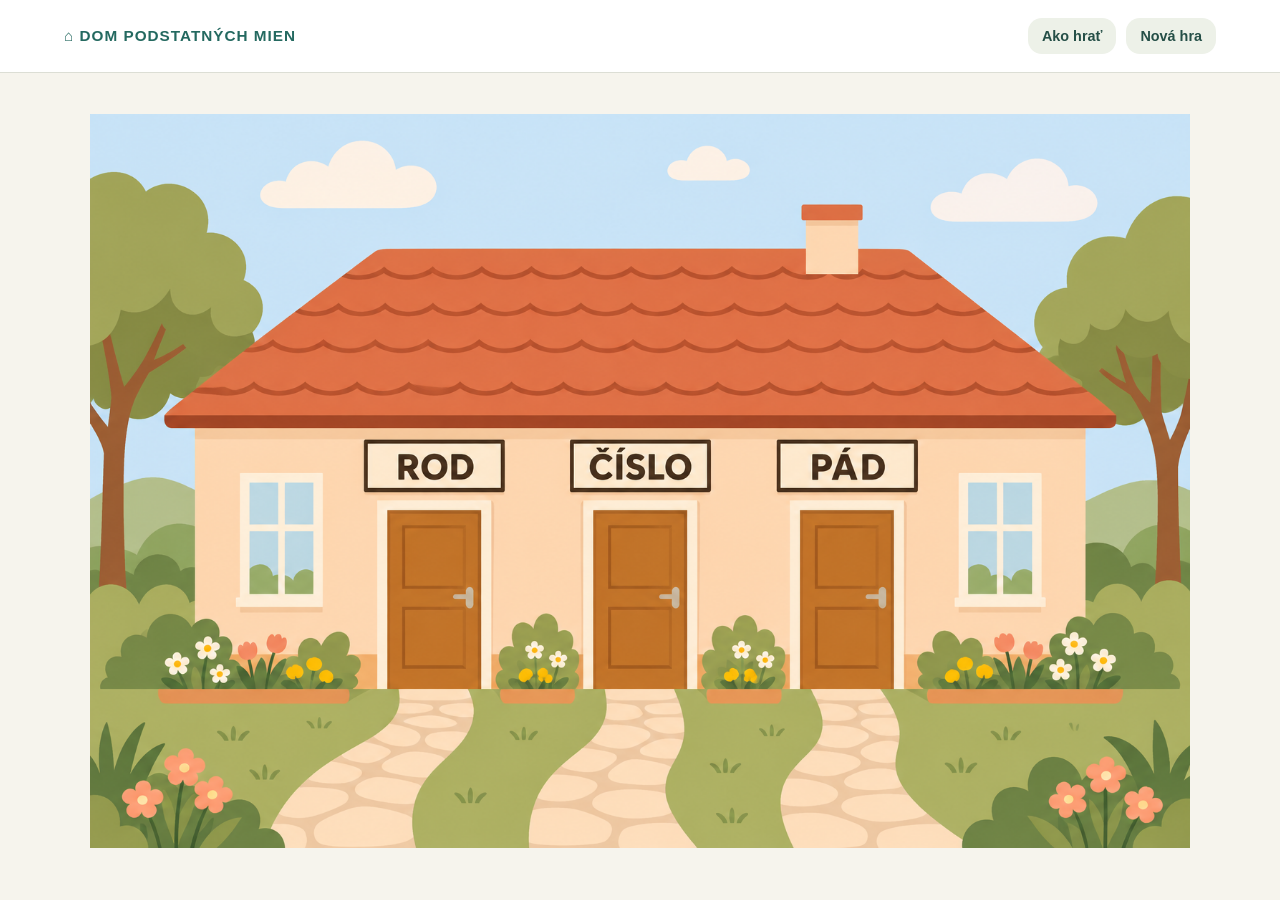
<file: sikulik/dom-podstatnych-mien/index.html>
<!doctype html><html lang="sk"><head><meta charset="utf-8"><meta name="viewport" content="width=device-width, initial-scale=1"><title>Dom podstatných mien</title><link rel="stylesheet" href="style.css"><link rel="stylesheet" href="number.css?v=books-fix-2"></head><body><header><a href="#" id="home">⌂ DOM PODSTATNÝCH MIEN</a><div><button id="help">Ako hrať</button><button id="reset">Nová hra</button></div></header><main id="app"></main><dialog id="game"><div class="dialog-head"><span id="station"></span><button id="close" aria-label="Zavrieť úlohu">✕</button></div><div id="content"></div></dialog><script src="app.js"></script><script src="number.js?v=random-order-1"></script></body></html>
</file>
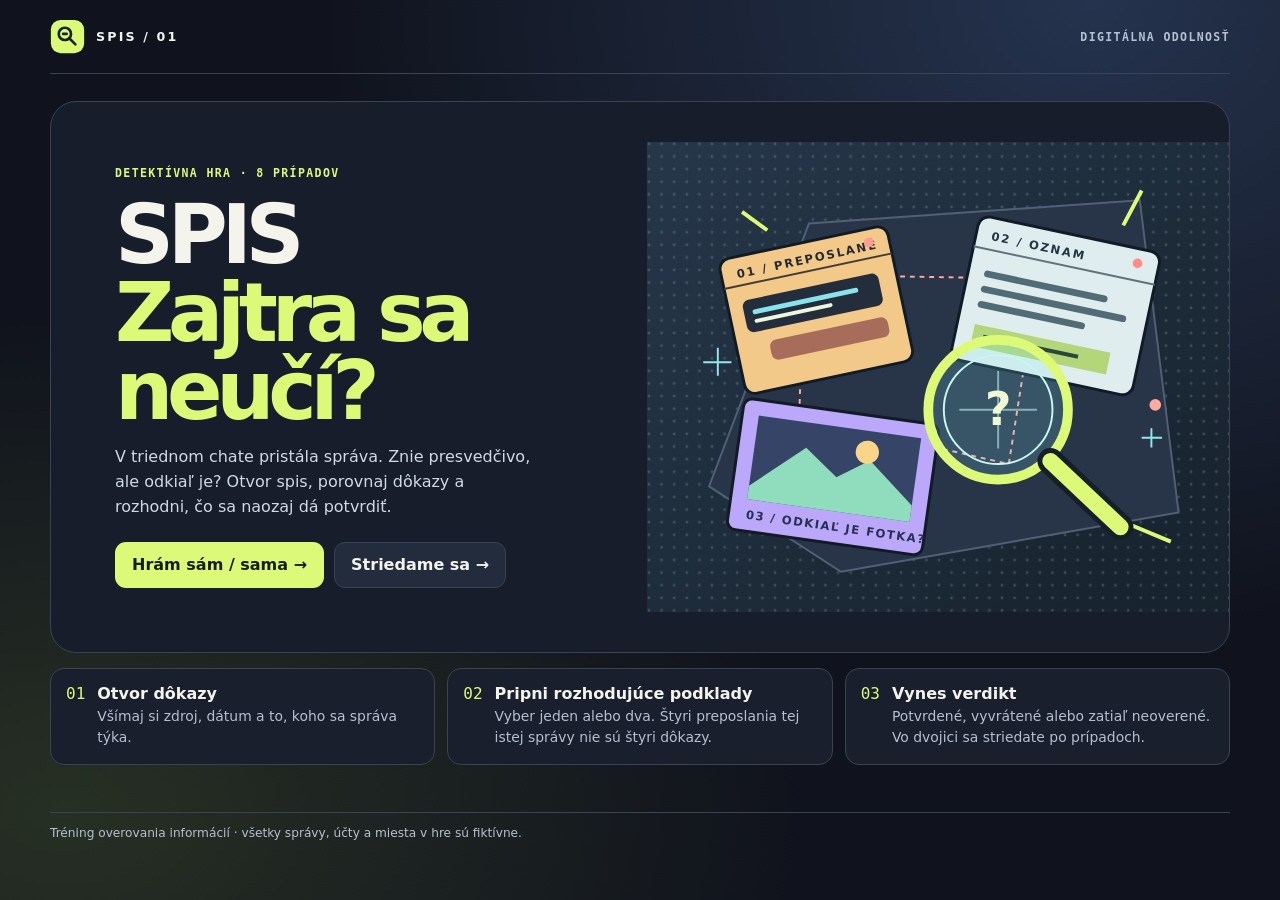
<file: orange/1.html>
<!doctype html>
<html lang="sk">
<head>
<meta charset="utf-8"><meta name="viewport" content="width=device-width, initial-scale=1"><meta name="theme-color" content="#10131d">
<title>SPIS: Zajtra sa neučí? | Digitálna odolnosť</title>
<style>
:root{color-scheme:dark;--bg:#10131d;--panel:#191f2d;--ink:#f4f4ed;--mute:#b5c0d1;--lime:#dcfa78;--line:#394352;--cyan:#76e9f1;--rose:#ffaaa0;--gold:#ffd68b;font-family:system-ui,-apple-system,"Segoe UI",sans-serif}
*,*::before,*::after{box-sizing:border-box}body{margin:0;background:radial-gradient(ellipse at 85% 0%,#25334e 0%,transparent 50%),radial-gradient(ellipse at 5% 90%,#273024 0%,transparent 43%),var(--bg);color:var(--ink);min-height:100dvh}button{font:inherit;color:inherit;cursor:pointer;touch-action:manipulation}button:disabled{cursor:not-allowed;opacity:.48}button:focus-visible,summary:focus-visible{outline:3px solid var(--cyan);outline-offset:4px}h1,h2,h3,p{margin:0}p{line-height:1.55}svg{display:block;width:100%;height:auto}.shell{width:min(1180px,100% - 44px);margin:auto}.top{display:flex;align-items:center;justify-content:space-between;gap:14px;min-height:74px;border-bottom:1px solid var(--line)}.mark{display:flex;align-items:center;gap:11px;font-weight:900;letter-spacing:.17em;font-size:.79rem}.mark svg{width:35px}.edition,.kicker,.mono{font-family:ui-monospace,Consolas,monospace;letter-spacing:.12em;font-size:.72rem;font-weight:800}.edition,.muted{color:var(--mute)}main{padding:27px 0 32px}.screen{animation:enter .32s ease-out both}@keyframes enter{from{opacity:0;transform:translateY(9px)}to{opacity:1;transform:none}}.hero{position:relative;display:grid;grid-template-columns:1fr 1fr;align-items:center;gap:14px;overflow:hidden;background:#171d2b;border:1px solid var(--line);border-radius:26px}.lead{padding:clamp(24px,5vw,64px);padding-right:0;position:relative;z-index:1}.kicker{color:var(--lime);text-transform:uppercase}.hero h1{font-size:clamp(2.7rem,6.4vw,6rem);line-height:.95;letter-spacing:-.077em;margin:16px 0}.hero h1 span{color:var(--lime);display:block}.lead p{color:#d0d9e7;max-width:420px}.buttons{display:flex;gap:10px;flex-wrap:wrap;margin-top:22px}.btn{min-height:46px;display:inline-flex;justify-content:center;align-items:center;gap:8px;padding:10px 16px;border-radius:11px;font-weight:780;border:1px solid var(--line);background:#232c3c}.btn:not(:disabled):hover{filter:brightness(1.13)}.primary{background:var(--lime);color:#171d18;border-color:transparent}.ghost{background:transparent}.hero-art{overflow:hidden}.hero-art svg{width:100%;min-height:240px}.float{transform-box:fill-box;transform-origin:center;animation:float 5.6s ease-in-out infinite}.pulse{animation:pulse 3s ease-in-out infinite}@keyframes float{50%{transform:translateY(-10px)}}@keyframes pulse{50%{opacity:.45}}.steps{display:grid;grid-template-columns:repeat(3,1fr);gap:12px;margin:15px 0}.step{display:flex;gap:12px;align-items:flex-start;background:var(--panel);border:1px solid var(--line);padding:15px;border-radius:14px}.step b{display:block;margin-bottom:3px}.step p{color:var(--mute);font-size:.87rem}.step .tag{color:var(--lime);font-family:monospace;font-size:1rem}.trail{display:flex;align-items:center;gap:7px}.dot{height:8px;flex:1;max-width:42px;background:#344054;border-radius:4px}.dot.current{background:var(--lime);box-shadow:0 0 12px #dcfa7860}.dot.done{background:#8eaa61}.toprow{display:flex;align-items:center;justify-content:space-between;gap:16px;margin-bottom:14px}.round-label{font-size:.8rem;font-weight:850;color:var(--lime)}.turn{border:1px solid #536344;background:#26352b;border-radius:40px;padding:6px 11px;font-size:.78rem;font-weight:800;white-space:nowrap}.turn.second{color:var(--cyan);border-color:#456571;background:#20323f}.workspace{display:grid;grid-template-columns:minmax(0,1fr) 318px;gap:16px;align-items:start}.case{position:relative;display:grid;grid-template-columns:minmax(0,1.1fr) minmax(0,.9fr);min-height:215px;border-radius:19px;overflow:hidden;background:#202738;border:1px solid #48566a}.case-copy{padding:22px;z-index:1;align-self:center}.case h1{font-size:clamp(1.55rem,3vw,2.55rem);letter-spacing:-.05em;line-height:1.04;margin:7px 0 10px}.case p{font-size:.94rem;color:#edf1fa}.case .scene{height:100%;min-height:170px;object-fit:cover}.board-head{display:flex;align-items:center;justify-content:space-between;gap:8px;margin:19px 0 10px}.board-head h2{font-size:1.08rem}.board-head span{color:var(--mute);font-size:.77rem}.evidence-grid{display:grid;grid-template-columns:1fr 1fr;gap:11px}.evidence{display:block;width:100%;padding:0;text-align:left;border:1px solid var(--line);border-radius:14px;overflow:hidden;background:#1e2636;transition:border-color .18s,transform .18s}.evidence:hover{border-color:var(--cyan);transform:translateY(-2px)}.evidence.pinned{border-color:var(--lime);box-shadow:inset 0 0 0 1px var(--lime)}.thumbnail{height:86px;overflow:hidden;background:#2a364a}.thumbnail svg{height:100%;width:100%}.ev-caption{padding:10px 12px 12px}.ev-caption small{color:var(--mute);font-size:.73rem;display:block;margin-bottom:3px}.ev-caption strong{display:block;font-size:.93rem;line-height:1.3}.ev-caption .status{color:var(--cyan);font-size:.72rem;margin-top:6px;font-weight:700}.pinned .status{color:var(--lime)}.desk{background:var(--panel);border:1px solid var(--line);padding:17px;border-radius:17px}.desk h2{font-size:1.1rem;margin:5px 0}.desk p{font-size:.87rem;color:var(--mute)}.pin-list{display:grid;gap:6px;margin:11px 0 16px}.pin{display:flex;justify-content:space-between;align-items:center;gap:8px;padding:7px 9px;border:1px dashed #65745d;border-radius:8px;background:#242f2a;color:var(--lime);font-size:.8rem}.pin button{padding:4px 10px;min-width:36px;min-height:36px;background:#344437;border:0;border-radius:5px}.choices{display:grid;gap:7px;margin:10px 0}.choice{display:flex;align-items:center;gap:11px;min-height:52px;width:100%;text-align:left;border:1px solid var(--line);border-radius:9px;background:#222b3c;padding:9px 10px;font-weight:750}.choice span{width:25px;text-align:center;font-size:1.1rem}.choice[aria-pressed=true]{border-color:var(--cyan);background:#254154}.wide{width:100%}.hint{min-height:2.65em;margin-top:8px}.feedback{margin-top:15px;background:#192636;border:1px solid #4c7183;border-radius:16px;padding:16px}.feedback h3{margin:5px 0;font-size:1.14rem}.feedback p{color:var(--ink);font-size:.9rem;margin:6px 0}.scoreline{display:flex;flex-wrap:wrap;gap:7px;margin:10px 0}.pill{border-radius:99px;background:#2d3b43;padding:5px 9px;font-size:.75rem;font-weight:780}.pill.ok{background:#35472e;color:var(--lime)}.pill.miss{background:#513635;color:#ffd5c5}.popup{width:min(620px,100% - 24px);max-height:calc(100dvh - 24px);padding:0;border:1px solid #697a92;border-radius:17px;background:#1d2637;color:var(--ink);box-shadow:0 24px 100px #000b}.popup::backdrop{background:#050810ca;backdrop-filter:blur(4px)}.popup[open]{animation:enter .22s ease-out}.popup-ill{height:128px;overflow:hidden;background:#273349}.popup-ill svg{height:100%}.popup-content{padding:21px}.popup h2{font-size:1.55rem;letter-spacing:-.025em;margin:6px 0 10px}.source-info{display:grid;grid-template-columns:1fr 1fr;gap:8px;margin:14px 0}.source-info div{border:1px solid var(--line);border-radius:8px;padding:9px;font-size:.85rem}.source-info small{display:block;color:var(--mute);font-size:.73rem}.doc-text{font-size:1.05rem;padding:14px;border-left:3px solid var(--cyan);background:#141c2a;border-radius:0 7px 7px 0}.note{margin-top:9px;color:var(--mute);font-size:.85rem}.popup-close{position:absolute;top:9px;right:9px;background:#131927;color:white;border:1px solid #7b8ca3;border-radius:50%;width:44px;height:44px;font-size:1.5rem}.results{max-width:860px;margin:auto}.results h1{font-size:clamp(2.1rem,6vw,4.2rem);letter-spacing:-.065em;line-height:1;margin:8px 0 13px}.stats{display:grid;grid-template-columns:repeat(auto-fit,minmax(min(100%,140px),1fr));gap:10px;margin:16px 0}.stat{background:var(--panel);border:1px solid var(--line);border-radius:13px;padding:13px}.stat b{display:block;font-size:1.65rem;color:var(--lime)}.stat span{color:var(--mute);font-size:.85rem}.review{background:#192131;border:1px solid var(--line);border-radius:10px;margin:7px 0;padding:10px 12px}.review summary{cursor:pointer;padding:3px;font-weight:700}.review p{margin:8px 0;font-size:.89rem}.smallprint{border-top:1px solid var(--line);padding:13px 0 22px;color:var(--mute);font-size:.76rem}.handoff{max-width:680px;margin:auto;padding:24px;background:var(--panel);border:1px solid var(--line);border-radius:20px}.handoff h1{font-size:clamp(2rem,6vw,3.5rem);line-height:1.05;letter-spacing:-.04em;margin:8px 0 12px}.handoff .mini-art{max-height:235px;overflow:hidden;border-radius:13px;margin-bottom:18px}.handoff .mini-art svg{max-height:235px}
@media(max-width:870px){.workspace{grid-template-columns:1fr}.desk{margin-top:2px}.choices{grid-template-columns:repeat(3,1fr)}.hero h1{font-size:clamp(2.65rem,8vw,5rem)}}@media(max-width:610px){.shell{width:calc(100% - 24px)}.top{min-height:58px}.edition{font-size:.59rem}.mark{font-size:.68rem}.mark svg{width:29px}main{padding-top:15px}.hero{grid-template-columns:1fr}.lead{padding:22px 20px 0}.hero-art svg{max-height:245px;min-height:0}.steps{grid-template-columns:1fr;gap:6px}.step{padding:10px}.case{grid-template-columns:1fr}.case-copy{padding:16px}.case .scene{height:115px;min-height:0}.choices{grid-template-columns:1fr}.ev-caption{padding:8px}.thumbnail{height:63px}.toprow{gap:7px}.trail{gap:4px}.source-info{grid-template-columns:1fr}.turn{font-size:.71rem}}@media(prefers-reduced-motion:reduce){*,*::before,*::after{animation-duration:.01ms!important;transition-duration:.01ms!important;scroll-behavior:auto!important}}
</style></head>
<body>
<header class="top shell"><div class="mark"><svg viewBox="0 0 40 40" aria-hidden="true"><rect x="1" y="1" width="38" height="38" rx="11" fill="#dcfa78"/><circle cx="17" cy="17" r="7" fill="none" stroke="#172326" stroke-width="3"/><path d="m22 22 7 7M15 17h4" stroke="#172326" stroke-width="3" stroke-linecap="round"/></svg> SPIS / 01</div><span class="edition">DIGITÁLNA ODOLNOSŤ</span></header>
<main id="app" class="shell"></main>
<footer class="smallprint shell">Tréning overovania informácií · všetky správy, účty a miesta v hre sú fiktívne.</footer>
<dialog id="evidence-dialog" class="popup"></dialog>
<script>
"use strict";
const E=(type,title,from,date,body,detail)=>({type,title,from,date,body,detail});
const cases=[
{title:"Zajtra sa neučí?",tag:"ŠKOLA",art:"school",color:"#7be0a1",claim:"V stredu 13. mája žiaci 8.A nejdú do školy.",day:"12. máj 2026",v:"no",keys:[2],why:"Aktuálny oznam hovorí, že zmena platí iba pre 4.A. Pre 8.A sa v stredu vyučuje podľa rozvrhu. Starý oznam ani počet preposlaní to nemenia.",lesson:"Over dátum aj to, pre koho oznam platí.",e:[
E("chat","Preposlané do triedneho chatu","Triedny chat","12. 5. 2026","„Zajtra sa neučí! Pošli to ďalej.“","Pri správe nie je odkaz na oznam školy."),
E("archive","Starý oznam o voľne","Archív školy","18. 10. 2024","„Dnes je škola zatvorená z dôvodu odstávky vody.“","Oznam má iný dátum a opisuje inú udalosť."),
E("official","Aktuálny oznam školy","Školský oznam","12. 5. 2026","„V stredu 13. mája je zmena iba pre 4.A. Trieda 8.A sa učí podľa rozvrhu.“","Oznam uvádza presný dátum aj triedu."),
E("post","Už to má celý ročník","Komentár žiaka","12. 5. 2026","„Poslali mi to už traja ľudia. Asi to bude pravda.“","Komentár odkazuje na tú istú preposlanú správu.")]},
{title:"Knižnica aj večer",tag:"MESTO",art:"books",color:"#fbb07f",claim:"V stredu 13. mája bude mestská knižnica otvorená až do 19.00.",day:"12. máj 2026",v:"yes",keys:[3],why:"Knižnica v ozname z 12. mája priamo uvádza výnimku pre stredu 13. mája. Na túto stredu preto neplatí bežný čas zatvorenia o 17.00.",lesson:"Porovnaj bežné pravidlo s oznamom pre konkrétny deň.",e:[
E("post","Príspevok v skupine","Mestská diskusia","12. 5. 2026","„Zajtra sa dá do knižnice ísť až do siedmej.“","Príspevok uvádza tvrdenie, ale neprikladá zdroj."),
E("official","Bežné otváracie hodiny","Stránka knižnice · bežný režim","Aktualizované 4. 5. 2026","„Streda: 9.00 – 17.00.“","Prehľad bežných hodín neuvádza jednorazové podujatia."),
E("photo","Fotka večerného čítania","Album návštevníčky","10. 12. 2025","Na fotke je plná čitáreň po zotmení.","Fotka je z minuloročného zimného podujatia."),
E("official","Oznam ku dňu čítania","Mestská knižnica · oznamy","12. 5. 2026","„V stredu 13. mája sa koná Deň čítania. Knižnica bude výnimočne otvorená do 19.00.“","Oznam zverejnil priamo organizátor a uvádza presný deň.")]},
{title:"Hviezda na turnaji?",tag:"GAMING",art:"game",color:"#baa9ff",claim:"Na sobotný školský herný turnaj príde ako hosť streamer PixelRys.",day:"14. máj 2026",v:"maybe",keys:[1],why:"Organizátor hovorí, že pozvánka bola odoslaná, ale hosť ju zatiaľ nepotvrdil. Pozvánka nie je potvrdená účasť a ani mlčanie ešte neznamená, že nepríde.",lesson:"Rozlišuj medzi pozvánkou, potvrdením a zrušením.",e:[
E("post","Fanúšikovský príspevok","Fanúšikovský účet","14. 5. 2026","„PixelRys na turnaji?! Toto si nenechám ujsť!“","Účet nezverejnil potvrdenie od hosťa."),
E("official","Stav pozvánky","Organizátor turnaja","14. 5. 2026","„PixelRysa sme pozvali. Zatiaľ nám účasť nepotvrdil. Hosťa zverejníme, až keď bude dohodnutý.“","Toto je najnovšia dostupná odpoveď organizátora."),
E("photo","Fotka z turnaja","Album iného podujatia","7. 2. 2026","PixelRys stojí pri hernom pódiu.","Fotka je z februárového turnaja v inom meste."),
E("chat","Všetci to vraj vedia","Herný chat","14. 5. 2026","„Niekto to písal aj v druhom chate.“","Druhá skupina zdieľa rovnaký fanúšikovský príspevok.")]},
{title:"Autobus zmenil trasu",tag:"DOPRAVA",art:"bus",color:"#82d5ff",claim:"V stredu 13. mája linka 4 o 7.35 nepôjde cez zastávku Park.",day:"12. máj 2026",v:"yes",keys:[0],why:"Dopravca pre 13. máj uviedol obchádzku a vynechanie zastávky Park. Jej platnosť sa vzťahuje aj na spoj o 7.35. Bežný cestovný poriadok túto výnimku nezobrazuje.",lesson:"Pri zmene trasy hľadaj oznam dopravcu s dátumom a číslom linky.",e:[
E("official","Oznam o obchádzke","Dopravca · zmeny liniek","12. 5. 2026","„Linka 4 v stredu 13. mája od 7.00 do 9.00 vynechá zastávku Park. Náhradná zastávka: Námestie.“","Čas 7.35 je v uvedenom intervale."),
E("archive","Bežný cestovný poriadok","Zastávkový cestovný poriadok","Platný od 1. 3. 2026","„Linka 4 — Park — 7.35.“","Tabuľka neuvádza krátkodobé obchádzky."),
E("chat","Správa o rannej ceste","Skupina cestujúcich","12. 5. 2026","„Mne dnes ráno štvorka pri Parku zastavila.“","Pozorovanie je z utorka, nie zo stredy."),
E("photo","Fotka odstaveného autobusu","Príspevok cestujúceho","Bez dátumu","Na obrázku je autobus vedľa kužeľov.","Nie je vidieť číslo linky, čas ani názov zastávky.")]},
{title:"Vstup na koncert zadarmo?",tag:"HUDBA",art:"music",color:"#ff9bc1",claim:"Každý žiak sa na piatkový koncert 15. mája dostane bezplatne aj bez registrácie.",day:"14. máj 2026",v:"no",keys:[2],why:"Aktuálne podmienky organizátora vyžadujú potvrdenú rezerváciu. Tvrdenie o bezplatnom vstupe pre každého bez registrácie preto neplatí, aj keď niektorí žiaci môžu vstup získať zdarma.",lesson:"Pri ponuke si prečítaj podmienky, nielen veľký nadpis.",e:[
E("photo","Výrez z plagátu","Obrázok v skupine","14. 5. 2026","Na výreze je iba nápis „VSTUP ZADARMO“ a názov koncertu.","Zvyšok plagátu s podmienkami sa do výrezu nezmestil."),
E("chat","Posuň to spolužiakom","Triedny chat","14. 5. 2026","„Stačí prísť ku vchodu, rezerváciu netreba.“","Správa sa odvoláva len na výrez z plagátu."),
E("official","Podmienky vstupu","Organizátor koncertu","14. 5. 2026","„Bezplatný vstup 15. mája je iba s potvrdenou rezerváciou. Bez nej sa na podujatie nedá vstúpiť.“","Podmienky sú pre ten istý koncert aj dátum."),
E("archive","Vstup na minulý koncert","Archív programu","11. 4. 2025","„Vstup pre žiakov voľný do naplnenia kapacity.“","Išlo o iné podujatie pred rokom.")]},
{title:"V parku sa našiel rys?",tag:"PRÍRODA",art:"park",color:"#9ce5b6",claim:"V stredu 13. mája videli v Mestskom parku pri škole živého rysa.",day:"13. máj 2026",v:"maybe",keys:[1,3],why:"Pôvod fotky sa podarilo overiť: vznikla inde a inokedy. Tým padol zdieľaný dôkaz, nie možnosť, že zviera niekto videl. Novšie hlásenie zatiaľ nikto neoveril.",lesson:"Ak je dôkaz chybný, tvrdenie ešte nemusí byť vyvrátené.",e:[
E("post","Vraj čerstvá fotka","Miestna skupina","13. 5. 2026","„Dnes pri škole! Tu je dôkaz.“ Pri príspevku je fotka rysa.","Príspevok neuvádza autora fotky ani odkaz na pôvod."),
E("photo","Pôvod tej istej fotky","Fotografický album náučného areálu","21. 9. 2023","„Rys v náučnom areáli Lesná dolina, september 2023.“","V albume je presne tá istá fotografia."),
E("chat","Druhý príspevok","Susedský chat","13. 5. 2026","„Počul som o tom od spolužiaka. Určite to bol rys.“","Spolužiak odkazuje na tú istú fotku."),
E("official","Stav overovania hlásenia","Správa Mestského parku","13. 5. 2026","„Dostali sme hlásenie o zvierati. Zatiaľ sme jeho druh ani výskyt v parku nepotvrdili.“","Aktuálne hlásenie je otvorené; stará fotka ho nerozhoduje.")]},
{title:"Finále sa sťahuje",tag:"ŠPORT",art:"sport",color:"#ffd581",claim:"Piatkové finále florbalu 15. mája sa hrá v hale Juh, nie v hale Sever.",day:"14. máj 2026",v:"yes",keys:[2],why:"Organizátor finále vydal nový rozpis, kde pre rovnaký zápas a deň uvádza halu Juh. Aprílový rozpis je starší. Fotka tréningu nerozhoduje o mieste finále.",lesson:"Porovnaj novší rozpis s pôvodným a skontroluj názov podujatia.",e:[
E("archive","Aprílový rozpis","Organizátor · pôvodná verzia","30. 4. 2026","„Finále florbalu, 15. mája, 16.00, hala Sever.“","Toto bol pôvodný plán."),
E("photo","Tréning v hale Sever","Fotka hráča","13. 5. 2026","Tím v stredu trénuje v hale Sever.","Miesto tréningu nemusí byť miestom finále."),
E("official","Nový rozpis finále","Organizátor · aktualizácia","14. 5. 2026","„Finále florbalu sa v piatok 15. mája presúva do haly Juh. Začiatok ostáva o 16.00.“","Aktualizácia má novší dátum a uvádza rovnaký zápas."),
E("chat","Podľa mňa hráme tam, kde vždy","Tímový chat","14. 5. 2026","„Chodíme na Sever, takže to bude zas tam.“","Je to odhad založený na zvyku.")]},
{title:"Nová nálepka na všetky tablety?",tag:"TECHNOLÓGIE",art:"tech",color:"#9fc3ff",claim:"Od pondelka 18. mája musia mať všetky žiacke tablety doma modrú nálepku školy.",day:"15. máj 2026",v:"no",keys:[1],why:"Úplný oznam školy sa vzťahuje iba na školské tablety, ktoré škola požičiava. Výslovne uvádza, že súkromné zariadenia sa neoznačujú.",lesson:"Sleduj rozsah pravidla: „požičané“ a „všetky“ nie je to isté.",e:[
E("post","Skrátený oznam","Príspevok v ročníkovom chate","15. 5. 2026","„Od pondelka musí mať tablet modrú nálepku.“","Chýba veta o tom, ktorých tabletov sa to týka."),
E("official","Úplný oznam školy","Správca školských zariadení","15. 5. 2026","„Od 18. mája označíme modrou nálepkou iba školské tablety určené na požičiavanie. Súkromné tablety žiakov sa neoznačujú.“","Oznam vysvetľuje, komu zariadenia patria."),
E("photo","Fotka modrej nálepky","Žiacky príspevok","15. 5. 2026","Na fotke je jeden tablet s modrou nálepkou.","Z jednej fotky sa nedá zistiť pravidlo pre všetky zariadenia."),
E("chat","Počul som to v triede","Správa spolužiaka","15. 5. 2026","„Vraj to platí pre každého, kto má tablet.“","Správa neuvádza pôvod pravidla.")]}
];
const icons={
 school:'<path d="M102 152h250v111H102z" fill="#212d39"/><path d="M91 155l135-77 138 77z" fill="#101c2a"/><path d="M89 154l138-78 138 78" stroke="#eefbe9" stroke-width="7" fill="none"/><path d="M205 182h45v81h-45z" fill="currentColor"/><path d="M120 170h50v38h-50zm168 0h48v38h-48z" fill="#f6d995"/><path d="M144 170v38m167-38v38m-192-18h51m117 0h48" stroke="#273342" stroke-width="4"/><circle cx="227" cy="131" r="17" fill="#f4f5dd"/><path d="M227 120v12l8 5" stroke="#182336" stroke-width="3" fill="none"/>',
 books:'<path d="M112 107h229v152H112z" fill="#253040"/><path d="M106 104h241m-239 158h237m-224-65h213" stroke="#f6d5a9" stroke-width="8"/><path d="M130 122h25v71h-25zm39 8h21v63h-21zm49-8h26v71h-26zm41 24h23v47h-23zm38-25h21v72h-21zm-160 90h34v42h-34zm75-1h26v43h-26zm68 2h40v41h-40z" fill="currentColor"/><path d="M137 142h11m26 11h10m44-9h9m65 3h10m-164 87h17m123 0h22" stroke="#442c31" stroke-width="3"/>',
 game:'<path d="M137 144c24-26 47-27 87-20 38-7 71-7 92 20 22 27 42 104 17 111-16 4-31-19-56-37H173c-21 15-34 42-52 37-28-7-5-84 16-111z" fill="#232f43" stroke="#f2ebff" stroke-width="4"/><path d="M165 158h15v15h15v15h-15v15h-15v-15h-15v-15h15z" fill="currentColor"/><circle cx="283" cy="162" r="9" fill="#e0fa7f"/><circle cx="300" cy="180" r="9" fill="#ffa5b7"/><circle cx="266" cy="180" r="9" fill="#9defff"/><circle cx="283" cy="198" r="9" fill="currentColor"/><path d="M207 174h9m11 0h9" stroke="#eee" stroke-width="5" stroke-linecap="round"/>',
 bus:'<rect x="79" y="115" width="295" height="111" rx="28" fill="#283548" stroke="#d7f6ff" stroke-width="4"/><path d="M99 132h222l28 38H99z" fill="currentColor"/><path d="M145 132v38m57-38v38m60-38v38" stroke="#283548" stroke-width="6"/><path d="M101 188h236" stroke="#f3da89" stroke-width="9"/><circle cx="145" cy="226" r="25" fill="#101822"/><circle cx="312" cy="226" r="25" fill="#101822"/><circle cx="145" cy="226" r="10" fill="#bac7d9"/><circle cx="312" cy="226" r="10" fill="#bac7d9"/><rect x="332" y="177" width="25" height="33" rx="5" fill="#f0f8fb"/><text x="345" y="200" text-anchor="middle" font-size="20" fill="#1a2535" font-weight="900">4</text>',
 music:'<path d="M103 100h248v153H103z" fill="#182032" stroke="#f5c5f1" stroke-width="4"/><path d="M113 101l97 151h-79z" fill="#e579b4" opacity=".5"/><path d="M339 101L239 252h91z" fill="currentColor" opacity=".55"/><path d="M116 102h222m-225 153h228" stroke="#e6cdef" stroke-width="7"/><circle cx="223" cy="189" r="20" fill="currentColor"/><path d="M240 184v-46l36-10v43" stroke="currentColor" stroke-width="9" fill="none"/><circle cx="260" cy="176" r="16" fill="currentColor"/><path d="M94 250h267" stroke="#ffd5b6" stroke-width="4"/>',
 park:'<path d="M89 253l39-121 42 121zm193 0l44-139 53 139z" fill="#244737"/><path d="M118 253v-36m208 36v-43" stroke="#2c3231" stroke-width="8"/><path d="M151 225c14-29 36-41 58-34l31-24 20 18 26-18-1 36c-4 19-21 31-45 28l-36 11h-37l-15 13-14-2z" fill="#b66d50" stroke="#312c2f" stroke-width="4"/><path d="M238 174l-4-20m51 24 6-22" stroke="#2a2b2a" stroke-width="5" stroke-linecap="round"/><path d="M249 204l7 2m13-3 6-2" stroke="#fff1bc" stroke-width="4" stroke-linecap="round"/><path d="M183 210h2m12-8h2m-9 20h2m20-8h2" stroke="#523d38" stroke-width="5" stroke-linecap="round"/>',
 sport:'<path d="M120 125h214v121H120z" fill="#273c40" stroke="#f5e2b5" stroke-width="4"/><path d="M131 133h193v104H131zm23 0v104m25-104v104m24-104v104m24-104v104m24-104v104m24-104v104m24-104v104m-168-79h193m-193 26h193m-193 26h193" fill="none" stroke="#c5d5d0" stroke-width="1.5"/><path d="M273 81l-64 146c-8 18-25 28-46 23l-29-7" fill="none" stroke="currentColor" stroke-width="10" stroke-linecap="round"/><circle cx="270" cy="241" r="20" fill="#f6f6e6"/><path d="M261 232h1m14 0h1m-8 10h1m-8 7h1m14-1h1" stroke="#222f3e" stroke-width="4" stroke-linecap="round"/>',
 tech:'<rect x="114" y="101" width="228" height="155" rx="15" fill="#212b3b" stroke="#ebf5fa" stroke-width="4"/><rect x="132" y="115" width="192" height="125" rx="6" fill="#344c68"/><path d="M147 130h67v52h-67zm79 0h83v20h-83zm0 29h83v23h-83zm-79 33h162v33H147z" fill="currentColor" opacity=".7"/><circle cx="315" cy="233" r="17" fill="#75d9ff" stroke="#25314b" stroke-width="3"/><path d="m309 233 4 4 7-8" stroke="#153652" stroke-width="3" fill="none"/>'
};
function scene(kind,color,wide=false){return `<svg class="scene" viewBox="0 0 456 292" preserveAspectRatio="xMidYMid slice" style="color:${color}" aria-hidden="true"><path d="M0 0h456v292H0z" fill="#1a2637"/><path d="M0 0h456L0 292z" fill="currentColor" opacity=".17"/><circle cx="264" cy="126" r="106" fill="currentColor" opacity=".29"/><path d="M0 223l83-35 95 26 96-24 103 22 79-27v107H0z" fill="#151e29"/><path d="M0 265h456m-447 16h131m195-6h121M21 58h32m-16-16v32m361 18h28m-14-14v28" stroke="currentColor" stroke-opacity=".46" stroke-width="2"/><path d="M60 107l6 13 14 1-11 9 3 14-12-8-12 8 3-14-11-9 14-1z" fill="#eee2a2" opacity=".7"/><g class="${wide?'float':''}">${icons[kind]}</g></svg>`;}
const hero=`<svg viewBox="0 0 600 485" role="img" aria-label="Komiksová nástenka s dôkazmi, správami a lupou">
<defs><pattern id="dots" width="13" height="13" patternUnits="userSpaceOnUse"><circle cx="2" cy="2" r="1.4" fill="#91a6bd" opacity=".30"/></pattern><linearGradient id="night" x2="1" y2="1"><stop stop-color="#26374a"/><stop offset="1" stop-color="#16222c"/></linearGradient></defs>
<path d="M0 0h600v485H0z" fill="url(#night)"/><path d="M0 0h600v485H0z" fill="url(#dots)"/><path d="M64 355L167 84l341-24 40 322-348 61z" fill="#283447" stroke="#516077" stroke-width="2"/><path d="M98 72l26 19M497 394l43 18M510 50l-19 36" stroke="#dcfa78" stroke-width="4"/><path d="M161 137l242 4-30 191-216-49 4-146" fill="none" stroke="#ffaaa0" stroke-width="2" stroke-dasharray="5 5"/>
<g transform="translate(86 102) rotate(-12 90 71)"><rect width="177" height="142" rx="11" fill="#f2c989" stroke="#111b25" stroke-width="3"/><path d="M0 30h177" stroke="#423c38" stroke-width="2"/><text x="16" y="22" font-size="12" fill="#252933" font-weight="900" letter-spacing="2">01 / PREPOSLANÉ</text><rect x="15" y="46" width="143" height="34" rx="7" fill="#232d3b"/><rect x="24" y="57" width="111" height="5" rx="2" fill="#88e3ed"/><rect x="24" y="67" width="82" height="4" rx="2" fill="#edf7e0"/><rect x="34" y="92" width="124" height="21" rx="7" fill="#a86d5a"/><circle cx="156" cy="14" r="5" fill="#ff9c95"/></g>
<g transform="translate(326 94) rotate(12 98 74)"><rect width="191" height="151" rx="11" fill="#e0edee" stroke="#111b25" stroke-width="3"/><path d="M0 33h191" stroke="#60737c" stroke-width="2"/><text x="16" y="23" font-size="12" fill="#223746" font-weight="900" letter-spacing="2">02 / OZNAM</text><path d="M20 58h123m-123 16h146M20 90h106" stroke="#526c77" stroke-width="7" stroke-linecap="round"/><path d="M18 111h143v23H18z" fill="#b4d67b"/><path d="M29 122h100" stroke="#294839" stroke-width="4"/><circle cx="169" cy="15" r="5" fill="#ff8e88"/></g>
<g transform="translate(90 277) rotate(8 100 70)"><rect width="203" height="136" rx="9" fill="#bba8fa" stroke="#111b25" stroke-width="3"/><path d="M17 16h169v87H17z" fill="#364468"/><path d="M17 89l53-47 35 26 32-22 49 40v17H17z" fill="#8fddbc"/><circle cx="133" cy="38" r="12" fill="#f8d588"/><text x="18" y="123" font-size="12" fill="#263052" font-weight="900" letter-spacing="1.6">03 / ODKIAĽ JE FOTKA?</text></g>
<g class="float"><circle cx="362" cy="276" r="72" fill="#77e2ef" fill-opacity=".19" stroke="#dcfa78" stroke-width="10"/><circle cx="362" cy="276" r="56" fill="none" stroke="#c7f7f1" stroke-width="2"/><path d="m416 329 72 68" stroke="#161f27" stroke-width="27" stroke-linecap="round"/><path d="m416 329 72 68" stroke="#dcfa78" stroke-width="17" stroke-linecap="round"/><path d="M322 276h80m-40-40v80" stroke="#c7f7f1" stroke-opacity=".57" stroke-width="2"/><text x="362" y="292" text-anchor="middle" font-size="47" font-weight="900" fill="#f1f9d5">?</text></g>
<g class="pulse"><circle cx="524" cy="271" r="6" fill="#ffaaa0"/><path d="M58 227h29m-14-15v29m437 64h21m-11-10v20" stroke="#92e7ee" stroke-width="2"/></g>
</svg>`;
const types={chat:"Chat",post:"Príspevok",archive:"Archív",official:"Oznam",photo:"Obrázok"};
const verdicts={yes:["✓","Potvrdené"],no:["×","Vyvrátené"],maybe:["?","Zatiaľ neoverené"]};
const esc=x=>String(x).replace(/[&<>"']/g,m=>({"&":"&amp;","<":"&lt;",">":"&gt;",'"':"&quot;","'":"&#39;"}[m]));
function docArt(type,c,i){
 if(type==="photo") return scene(c.art,c.color);
 let drawing=type==="chat"?'<rect x="90" y="18" width="139" height="30" rx="10" fill="#75dde0"/><rect x="144" y="57" width="122" height="26" rx="9" fill="#d8ecf4"/><path d="M104 30h81m-81 7h60m54 32h34" stroke="#24414c" stroke-width="3" stroke-linecap="round"/>':type==="post"?'<rect x="82" y="11" width="197" height="79" rx="8" fill="#232e47" stroke="#7286a4"/><circle cx="102" cy="30" r="9" fill="currentColor"/><path d="M118 28h69m-69 7h46m-20 40h94" stroke="#c4ccdd" stroke-width="4" stroke-linecap="round"/><path d="M98 50h165v15H98z" fill="currentColor" opacity=".55"/>':`<path d="M81 28h62l14-12h107v68H81z" fill="${type==="archive"?"#dbaf7e":"#89bca9"}"/><rect x="114" y="11" width="122" height="74" rx="5" fill="#e8efeb" stroke="#304052" stroke-width="2"/><path d="M129 26h50m-50 12h89m-89 11h70m-70 11h83" stroke="#51687a" stroke-width="4" stroke-linecap="round"/><circle cx="218" cy="69" r="10" fill="${type==="archive"?"#ebac78":"#adee9c"}"/>`;
 return `<svg viewBox="0 0 360 100" preserveAspectRatio="xMidYMid slice" style="color:${c.color}" aria-hidden="true"><path d="M0 0h360v100H0z" fill="#233247"/><path d="M0 0h360L0 100z" fill="currentColor" opacity=".19"/><path d="M22 10v80M42 10v80M315 10v80M335 10v80" stroke="#9cbbd7" opacity=".21"/>${drawing}<text x="23" y="58" fill="currentColor" opacity=".78" font-size="20" font-family="monospace">${letter(i)}</text></svg>`;
}
const app=document.querySelector("#app"),dlg=document.querySelector("#evidence-dialog");
let mode=1,round=0,opened=new Set(),pins=new Set(),selected="",log=[],order=[],activeDoc=-1,focusDoc=null;
const letter=i=>String.fromCharCode(65+i);
const player=()=>mode===2?round%2+1:1;
const current=()=>cases[order[round]];
const goTop=()=>window.scrollTo(0,0);
function titleFocus(){const e=app.querySelector("h1");if(e){e.setAttribute("tabindex","-1");e.focus({preventScroll:true});}}
function home(){
 if(dlg.open)dlg.close();
 app.innerHTML=`<div class="screen"><section class="hero"><div class="lead"><div class="kicker">Detektívna hra · 8 prípadov</div><h1>SPIS<span>Zajtra sa neučí?</span></h1><p>V triednom chate pristála správa. Znie presvedčivo, ale odkiaľ je? Otvor spis, porovnaj dôkazy a rozhodni, čo sa naozaj dá potvrdiť.</p><div class="buttons"><button class="btn primary" data-start="1">Hrám sám / sama →</button><button class="btn" data-start="2">Striedame sa →</button></div></div><div class="hero-art">${hero}</div></section><div class="steps"><div class="step"><span class="tag">01</span><div><b>Otvor dôkazy</b><p>Všímaj si zdroj, dátum a to, koho sa správa týka.</p></div></div><div class="step"><span class="tag">02</span><div><b>Pripni rozhodujúce podklady</b><p>Vyber jeden alebo dva. Štyri preposlania tej istej správy nie sú štyri dôkazy.</p></div></div><div class="step"><span class="tag">03</span><div><b>Vynes verdikt</b><p>Potvrdené, vyvrátené alebo zatiaľ neoverené. Vo dvojici sa striedate po prípadoch.</p></div></div></div></div>`;
 goTop();
}
function start(m){mode=m;round=0;log=[];order=cases.map((_,i)=>i);resetRound();render(true);}
function resetRound(){opened=new Set();pins=new Set();selected="";activeDoc=-1;focusDoc=null;}
function render(fresh=false,focus=null){
 const c=current(),result=log[round];
 const dots=order.map((_,i)=>`<span class="dot ${i===round?"current":i<round?"done":""}"></span>`).join("");
 app.innerHTML=`<div class="${fresh?"screen":""}"><div class="toprow"><div style="flex:1"><p class="round-label">PRÍPAD ${String(round+1).padStart(2,"0")} / ${order.length}</p><div class="trail" aria-hidden="true">${dots}</div></div>${mode===2?`<span class="turn ${player()===2?"second":""}">Na rade: hráč ${player()}</span>`:""}<button class="btn ghost" data-home>Menu</button></div>
 <div class="workspace"><section aria-label="Vyšetrovacia nástenka"><div class="case"><div class="case-copy"><div class="kicker" style="color:${c.color}">${c.tag} · ${c.day}</div><h1>${esc(c.title)}</h1><p><strong>Over tvrdenie:</strong> ${esc(c.claim)}</p></div>${scene(c.art,c.color,true)}</div>
 <div class="board-head"><h2>Nástenka dôkazov</h2><span>${opened.size} / ${c.e.length} otvorené</span></div>
 <div class="evidence-grid">${c.e.map((d,i)=>`<button class="evidence ${pins.has(i)?"pinned":""}" data-doc="${i}" aria-label="${letter(i)}: ${esc(d.title)}${pins.has(i)?", pripnutý dôkaz":""}"><div class="thumbnail">${docArt(d.type,c,i)}</div><div class="ev-caption"><small>${letter(i)} · ${types[d.type]}</small><strong>${esc(d.title)}</strong><small class="status">${pins.has(i)?"● Pripnuté":opened.has(i)?"✓ Prečítané":"↗ Otvoriť dôkaz"}</small></div></button>`).join("")}</div></section>
 <aside class="desk" aria-label="Vyhodnotenie spisu"><p class="kicker">Detektívny zápis</p><h2>Rozhodujúce dôkazy</h2><p>${result?"Tvoj výber v tomto prípade.":"Pripni 1 alebo 2 dôkazy, ktoré najlepšie odôvodnia tvoj záver."}</p>
 <div class="pin-list">${[...pins].map(i=>`<div class="pin"><span>${letter(i)} · ${esc(c.e[i].title)}</span>${result?"":`<button data-unpin="${i}" aria-label="Odopnúť dôkaz ${letter(i)}">×</button>`}</div>`).join("")||'<p>Žiaden pripnutý dôkaz.</p>'}</div>
 <h2>Tvoj verdikt</h2><div class="choices">${Object.entries(verdicts).map(([k,[s,t]])=>`<button class="choice" data-verdict="${k}" aria-pressed="${k===selected}" ${result?"disabled":""}><span aria-hidden="true">${s}</span>${t}</button>`).join("")}</div>
 ${result?feedback(c,result):`<button class="btn primary wide" data-submit ${opened.size<2||pins.size<1||!selected?"disabled":""}>Uzavrieť spis →</button><p class="hint" role="status">${opened.size<2?"Otvor aspoň dva dôkazy, aby si ich mohol porovnať.":pins.size<1?"Pripni dôkaz, o ktorý sa opieraš.":!selected?"Vyber svoj verdikt.":"Máš podklady aj verdikt. Spis môžeš uzavrieť."}</p>`}
 </aside></div></div>`;
 if(fresh){goTop();titleFocus();}else if(focus){app.querySelector(focus)?.focus({preventScroll:true});}
}
function feedback(c,r){
 const missing=c.keys.filter(i=>!r.pins.includes(i)).map(letter),extra=r.pins.filter(i=>!c.keys.includes(i)).map(letter);
 const reason=[missing.length?"Medzi pripnutými chýba "+missing.join(" a ")+".":"",extra.length?"Výber obsahuje aj "+extra.join(" a ")+", ktoré o tomto tvrdení nerozhodujú.":""].filter(Boolean).join(" ");
 return `<section class="feedback" id="feedback" tabindex="-1"><p class="kicker">Spis uzavretý</p><h3>${verdicts[c.v][1]}</h3><div class="scoreline"><span class="pill ${r.verdictOK?"ok":"miss"}">Verdikt ${+r.verdictOK}/1</span><span class="pill ${r.evidenceOK?"ok":"miss"}">Dôkazy ${+r.evidenceOK}/1</span></div><p>${esc(c.why)}</p><p><b>Kľúčové podklady:</b> ${c.keys.map(i=>letter(i)+" · "+esc(c.e[i].title)).join("; ")}.</p>${reason?`<p>${esc(reason)}</p>`:""}<p><b>Zapamätaj si:</b> ${esc(c.lesson)}</p><button class="btn primary wide" data-next>${round+1===order.length?"Pozrieť výsledky":"Ďalší prípad"} →</button></section>`;}
function showDoc(i){
 const c=current(),d=c.e[i];activeDoc=i;opened.add(i);focusDoc=i;
 dlg.innerHTML=`<div class="popup-ill">${docArt(d.type,c,i)}</div><button class="popup-close" data-close aria-label="Zavrieť dôkaz">×</button><div class="popup-content"><p class="kicker">Dôkaz ${letter(i)} / ${types[d.type]}</p><h2 id="doc-title">${esc(d.title)}</h2><div class="source-info"><div><small>Zdroj</small>${esc(d.from)}</div><div><small>Dátum</small>${esc(d.date)}</div></div><p class="doc-text">${esc(d.body)}</p><p class="note">${esc(d.detail)}</p><div class="buttons">${log[round]?"":`<button class="btn primary" data-pin ${!pins.has(i)&&pins.size===2?"disabled":""}>${pins.has(i)?"Odopnúť dôkaz":"Pripnúť dôkaz"}</button>`}<button class="btn" data-close>Späť k spisu</button></div>${!log[round]&&!pins.has(i)&&pins.size===2?'<p class="note">Máš pripnuté dva dôkazy. Ak chceš pridať tento, najprv jeden odopni.</p>':""}</div>`;
 dlg.setAttribute("aria-labelledby","doc-title");dlg.showModal();
}
dlg.addEventListener("close",()=>{if(focusDoc===null)return;const i=focusDoc;focusDoc=null;render(false,`[data-doc="${i}"]`);});
dlg.addEventListener("click",ev=>{
 const b=ev.target.closest("button");
 if(b?.hasAttribute("data-close"))dlg.close();
 if(b?.hasAttribute("data-pin")&&!log[round]){if(pins.has(activeDoc))pins.delete(activeDoc);else if(pins.size<2)pins.add(activeDoc);dlg.close();}
 if(ev.target===dlg){const r=dlg.getBoundingClientRect();if(ev.clientX<r.left||ev.clientX>r.right||ev.clientY<r.top||ev.clientY>r.bottom)dlg.close();}
});
function finishRound(){
 if(log[round]||opened.size<2||pins.size<1||!selected)return;
 const c=current();log[round]={id:order[round],player:player(),selected,pins:[...pins],verdictOK:selected===c.v,evidenceOK:c.keys.length===pins.size&&c.keys.every(i=>pins.has(i))};
 render();const f=document.querySelector("#feedback");f.focus({preventScroll:true});f.scrollIntoView({block:"nearest",behavior:"instant"});
}
function next(){
 if(!log[round])return;
 round++;resetRound();
 if(round===order.length){summary();return;}
 if(mode===2){
  app.innerHTML=`<section class="handoff screen"><div class="mini-art">${scene("game",player()===2?"#76e9f1":"#dcfa78",true)}</div><p class="kicker">Výmena hráčov</p><h1>Teraz hrá hráč ${player()}.</h1><p>Odovzdaj zariadenie. Ďalší hráč dostane nový spis s vlastnými dôkazmi.</p><div class="buttons"><button class="btn primary" data-resume>Otvoriť nový spis →</button></div></section>`;goTop();titleFocus();
 }else render(true);
}
function summary(){
 const total=log.reduce((s,r)=>s+(+r.verdictOK)+(+r.evidenceOK),0),n=log.length;
 const per=mode===2?[1,2].map(p=>{const a=log.filter(r=>r.player===p);return `<div class="stat"><b>${a.reduce((s,r)=>s+(+r.verdictOK)+(+r.evidenceOK),0)}/${2*a.length}</b><span>Hráč ${p} · ${a.length} prípady</span></div>`;}).join(""):"";
 app.innerHTML=`<section class="results screen"><p class="kicker">Vyšetrovanie dokončené</p><h1>Všetky spisy uzavreté.</h1><p>Za každý prípad môžeš získať bod za verdikt a bod za výber rozhodujúcich dôkazov.</p><div class="stats"><div class="stat"><b>${total}/${2*n}</b><span>Body spolu</span></div><div class="stat"><b>${log.filter(r=>r.verdictOK).length}/${n}</b><span>Správne verdikty</span></div><div class="stat"><b>${log.filter(r=>r.evidenceOK).length}/${n}</b><span>Správne dôkazy</span></div>${per}</div><h2 style="font-size:1.15rem;margin:16px 0 8px">Prejdi si svoje prípady</h2>${log.map(r=>{const c=cases[r.id];return `<details class="review"><summary>${esc(c.title)} · ${+r.verdictOK + +r.evidenceOK}/2</summary><p><b>Tvoj verdikt:</b> ${verdicts[r.selected][1]} · <b>Správny verdikt:</b> ${verdicts[c.v][1]}</p><p><b>Pripnuté:</b> ${r.pins.map(i=>letter(i)+" · "+esc(c.e[i].title)).join("; ")}</p><p><b>Rozhodujúce:</b> ${c.keys.map(i=>letter(i)+" · "+esc(c.e[i].title)).join("; ")}</p><p>${esc(c.why)}</p></details>`;}).join("")}<div class="buttons"><button class="btn primary" data-start="${mode}">Hrať znova</button><button class="btn" data-home>Na úvod</button></div></section>`;goTop();titleFocus();
}
app.addEventListener("click",ev=>{
 const b=ev.target.closest("button");if(!b||b.disabled)return;
 if(b.hasAttribute("data-start"))start(Number(b.dataset.start));
 else if(b.hasAttribute("data-home")){if(!log.length||round===order.length||confirm("Vrátiť sa na úvod? Rozohraná hra sa neuloží."))home();}
 else if(b.hasAttribute("data-resume"))render(true);
 else if(b.hasAttribute("data-doc"))showDoc(+b.dataset.doc);
 else if(b.hasAttribute("data-unpin")&&!log[round]){pins.delete(+b.dataset.unpin);render(false,"[data-doc]");}
 else if(b.hasAttribute("data-verdict")&&!log[round]){selected=b.dataset.verdict;render(false,`[data-verdict="${selected}"]`);}
 else if(b.hasAttribute("data-submit"))finishRound();
 else if(b.hasAttribute("data-next"))next();
});
home();
</script>
</body>
</html>
</file>
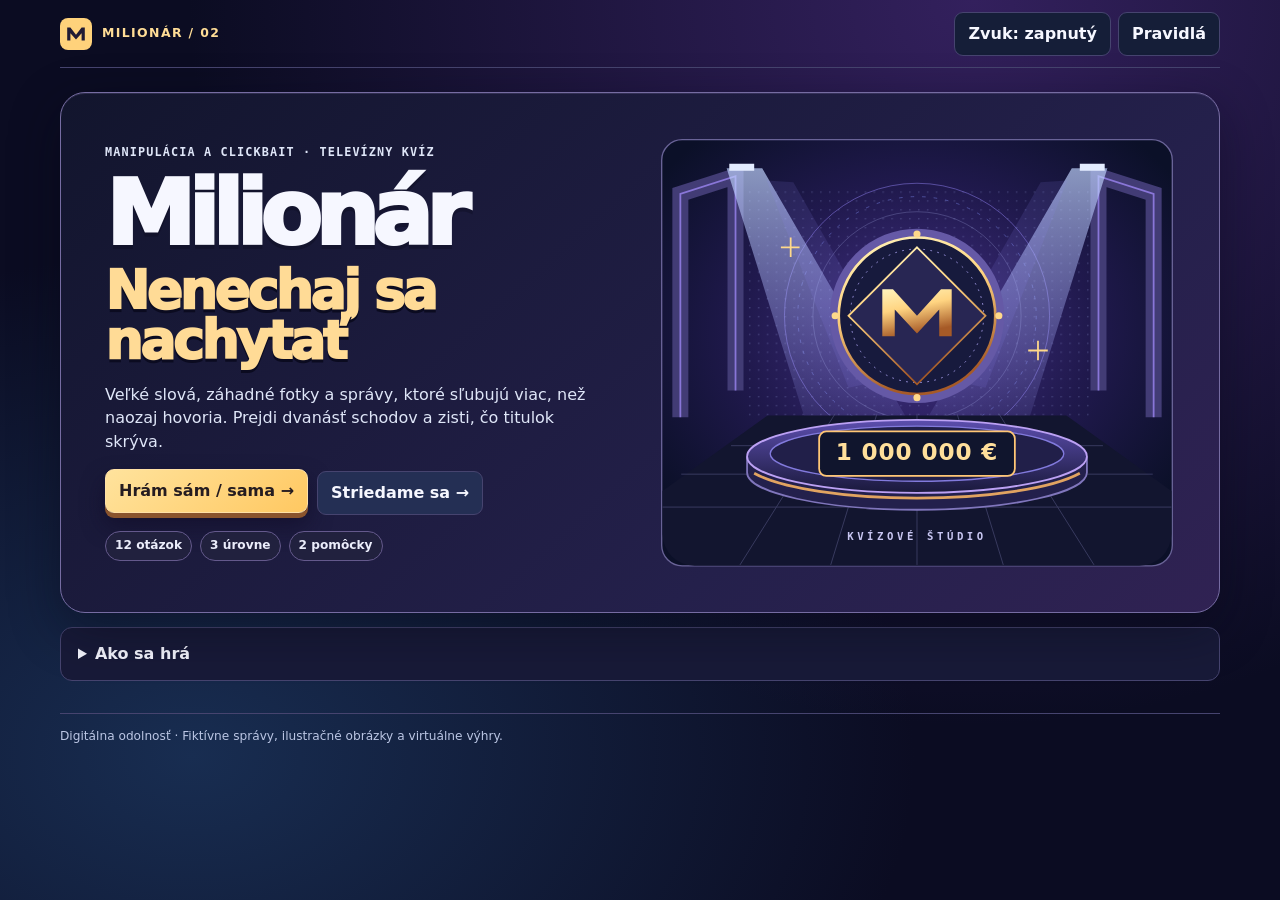
<file: orange/2.html>
<!doctype html>
<html lang="sk"><head><meta charset="utf-8"><meta name="viewport" content="width=device-width,initial-scale=1"><meta name="theme-color" content="#0a1027"><title>Milionár: Nenechaj sa nachytať</title>
<style>
:root{color-scheme:dark;--bg:#090e23;--panel:#141c37;--line:#3b4e7b;--white:#f6f7ff;--muted:#bbc6e4;--gold:#ffda82;--blue:#9dceff;--green:#a9edbc;--red:#ffb9b4;font:16px/1.48 system-ui,-apple-system,"Segoe UI",sans-serif}*{box-sizing:border-box}body{margin:0;min-height:100dvh;color:var(--white);background:radial-gradient(ellipse at 50% -14%,#303775 0,transparent 61%),radial-gradient(ellipse at 0% 93%,#18244c,transparent 48%),var(--bg)}h1,h2,h3,p{margin:0}button{font:inherit;color:inherit;cursor:pointer;touch-action:manipulation}button:disabled{cursor:not-allowed;opacity:.54}button:focus-visible,summary:focus-visible{outline:3px solid var(--gold);outline-offset:3px}a:focus-visible{outline:3px solid var(--gold)}.wrap{width:min(1160px,100% - 36px);margin:auto}.mast{display:flex;align-items:center;justify-content:space-between;gap:9px;min-height:68px;border-bottom:1px solid var(--line)}.brand{display:flex;align-items:center;gap:10px;font-size:.78rem;font-weight:900;letter-spacing:.11em}.brand svg{width:32px;flex:none}.mast-actions{display:flex;align-items:center;gap:7px}main{padding:24px 0 32px}footer{border-top:1px solid var(--line);padding:14px 0 23px;color:var(--muted);font-size:.76rem}.eyebrow,.badge,.stage-code{font:800 .74rem/1.3 ui-monospace,Consolas,monospace;letter-spacing:.095em;text-transform:uppercase;color:var(--gold)}.muted{color:var(--muted)}.btn{min-height:44px;border:1px solid var(--line);background:#242f54;border-radius:9px;padding:8px 13px;font-weight:800}.btn:not(:disabled):hover{filter:brightness(1.18)}.primary{background:linear-gradient(140deg,#ffe39d,#ffc861);border-color:#ffdd8c;color:#251c20}.quiet{background:#151e38}.actions{display:flex;gap:9px;align-items:center;flex-wrap:wrap;margin-top:15px}.fade{animation:appear .32s ease-out both}@keyframes appear{from{opacity:0;transform:translateY(8px)}to{opacity:1;transform:none}}.hero{position:relative;display:grid;grid-template-columns:1fr .86fr;align-items:center;overflow:hidden;gap:10px;padding:clamp(22px,5vw,58px);border:1px solid #6774a4;border-radius:25px;background:radial-gradient(ellipse at 89% 31%,#343b74,#151e3b 66%)}.hero h1,.big{font-size:clamp(2.5rem,7.5vw,6.65rem);letter-spacing:-.075em;line-height:.95;margin:12px 0 16px}.hero h1 em{font-style:normal;color:var(--gold);display:block;font-size:.59em;letter-spacing:-.055em;margin-top:9px}.hero p{color:#dfe6f8;max-width:49ch}.hero-art{max-width:460px;margin:auto;width:100%}.hero-art svg{width:100%;height:auto;display:block}.glow{animation:glow 3s ease-in-out infinite}@keyframes glow{50%{opacity:.55}}.ticker{display:flex;gap:8px;flex-wrap:wrap;margin-top:14px}.chip{border:1px solid #637199;background:#232d4c;color:#ebedfb;padding:5px 9px;border-radius:100px;font-size:.76rem;font-weight:800}.rules{background:var(--panel);border:1px solid var(--line);border-radius:12px;padding:14px 17px;margin-top:14px}.rules summary{cursor:pointer;font-weight:850}.rules p{margin:8px 0;font-size:.9rem}.rules ul,.rules ol{padding-left:1.4em;margin:8px 0}.rules li{margin:5px 0}.game{display:grid;grid-template-columns:minmax(0,1fr) 232px;gap:14px;align-items:start}.game-top{display:flex;justify-content:space-between;align-items:center;gap:8px;margin-bottom:10px}.board{min-width:0}.topdata{display:flex;gap:7px;flex-wrap:wrap;align-items:center}.prog{height:5px;margin:6px 0 13px;background:#293555;border-radius:5px;overflow:hidden}.prog i{display:block;height:100%;background:linear-gradient(90deg,#8bc9ff,#ffd37b);border-radius:5px;transition:width .2s}.news{position:relative;display:grid;grid-template-columns:minmax(0,1fr);gap:10px;background:linear-gradient(145deg,#1d284a,#172140);border:1px solid #51658f;border-radius:15px;padding:16px}.news.with-art{grid-template-columns:minmax(0,1fr) minmax(140px,33%);align-items:center}.news h2{font-size:clamp(1.18rem,3.5vw,1.85rem);letter-spacing:-.037em;line-height:1.13;margin:6px 0 9px}.news p{color:#e3e8fb;font-size:.9rem}.news .mini{border:1px solid #59698b;border-radius:9px;overflow:hidden}.news .mini svg{display:block;width:100%;height:auto}.news .mini span{display:block;padding:5px 7px;color:var(--muted);background:#121a30;font-size:.68rem}.article{border-left:3px solid var(--blue);padding:10px 12px;margin-top:9px;background:#152440;border-radius:0 8px 8px 0}.article p{margin-top:4px;color:#e2ebfa;font-size:.88rem}.ask{font-size:clamp(1.12rem,2.5vw,1.48rem);line-height:1.25;margin:13px 0 9px}.answers{display:grid;grid-template-columns:repeat(2,minmax(0,1fr));gap:8px}.answer{min-height:64px;display:flex;gap:8px;align-items:center;text-align:left;padding:8px 10px;background:linear-gradient(135deg,#222f56,#17213e);border:1px solid #526895;border-radius:10px;font-size:.88rem;font-weight:750;line-height:1.33}.answer:not(:disabled):hover{border-color:var(--blue)}.answer span{width:24px;height:24px;display:grid;place-items:center;flex:none;background:#354c77;border-radius:50%;font-size:.74rem;color:#e3efff}.answer[aria-pressed=true]{border-color:var(--gold);box-shadow:inset 0 0 0 1px var(--gold);background:#484058}.answer.correct{border-color:var(--green);background:#244137;opacity:1}.answer.wrong{border-color:var(--red);background:#522e42;opacity:1}.answer.removed{border-style:dashed;opacity:.45}.answer.checked:not(.correct):not(.wrong):not(.removed){opacity:.78}.lifes{display:flex;gap:7px;flex-wrap:wrap;margin:12px 0 0}.life{font-size:.8rem;border-color:#657aa8;background:#223355}.life.used{opacity:.48}.hint{font-size:.77rem;margin-top:7px;color:var(--muted)}.feedback{margin-top:11px;background:#202c46;border:1px solid #7086a5;border-radius:12px;padding:13px}.feedback h3{font-size:1.05rem;margin-bottom:4px;color:var(--gold)}.feedback p{font-size:.9rem;margin:6px 0}.feedback details{margin:7px 0;color:#d7e4fb;font-size:.84rem}.feedback summary{cursor:pointer}.ladder{background:#141d38;border:1px solid #596c9c;border-radius:13px;overflow:hidden}.ladder summary{padding:12px;cursor:pointer;font-weight:850;color:var(--gold);font-size:.86rem}.ladder ol{margin:0;padding:0 8px 8px;list-style:none}.ladder li{display:grid;grid-template-columns:1.6em 1fr 1.1em;gap:6px;padding:5px 7px;align-items:center;border:1px solid transparent;border-radius:7px;font-size:.78rem;color:#cbd5ef;font-variant-numeric:tabular-nums}.ladder li span:nth-child(2){text-align:right;font-weight:800}.ladder li.current{background:#4d3e4a;border-color:var(--gold);color:#fff1c5}.ladder li.past{background:#1a2743;color:#cddaf0}.ladder li.hit span:last-child{color:var(--green)}.ladder li.miss span:last-child{color:var(--red)}.ladder li:nth-child(4n){margin-top:4px;border-top-color:#4b577b}.ladder li.current:nth-child(4n){border-top-color:var(--gold)}.result,.handoff{max-width:860px;margin:auto;background:var(--panel);border:1px solid var(--line);border-radius:17px;padding:clamp(16px,4vw,36px)}.result .big,.handoff .big{font-size:clamp(2.2rem,6vw,4.3rem)}.stats{display:grid;grid-template-columns:repeat(auto-fit,minmax(min(100%,135px),1fr));gap:8px;margin:14px 0}.stat{background:#202e50;border:1px solid #556998;border-radius:10px;padding:10px}.stat b{color:var(--gold);display:block;font-size:1.32rem}.stat span{color:var(--muted);font-size:.8rem}.review{margin:6px 0;border:1px solid var(--line);border-radius:8px;background:#192440;padding:8px 10px}.review summary{cursor:pointer;font-weight:750;font-size:.9rem}.review p{font-size:.84rem;margin:7px 0}.dialog{width:min(580px,100% - 22px);max-height:90dvh;background:var(--panel);color:var(--white);border:1px solid #6c7fab;border-radius:14px;padding:16px}.dialog::backdrop{background:#080b17cd}.dialog .rules{border:0;padding:0;margin:0}
@media(max-width:820px){.game{grid-template-columns:minmax(0,1fr) 175px}.hero h1{font-size:clamp(2.6rem,9vw,5.7rem)}}
@media(max-width:650px){.wrap{width:calc(100% - 22px)}main{padding-top:13px}.mast{min-height:57px}.mast .btn{font-size:.72rem;padding:6px 8px}.brand{font-size:.69rem;gap:6px}.brand svg{width:25px}.hero,.game{grid-template-columns:1fr}.hero{padding:20px}.hero-art{max-width:225px}.news.with-art{grid-template-columns:minmax(0,1fr) minmax(96px,30%)}.news{padding:12px}.answers{grid-template-columns:1fr}.answer{min-height:52px}.game-top .chip{font-size:.68rem}.game-top .btn{font-size:.74rem}.game-top{gap:5px}.lifes{gap:5px}.life{font-size:.75rem;padding-inline:9px}}
@media(max-width:350px){.news.with-art{grid-template-columns:1fr}.news .mini{max-width:180px}}
@media(prefers-reduced-motion:reduce){*,*::before,*::after{animation:none!important;transition:none!important;scroll-behavior:auto!important}}

/* Studio lights and gold-trimmed question set */
:root{--bg:#0b0c22;--panel:#181a38;--line:#46446f;--gold:#ffda8d}
body{background:radial-gradient(ellipse at 76% 0%,#33205d 0%,transparent 57%),radial-gradient(ellipse at 15% 84%,#182d51,transparent 47%),var(--bg)}
.brand{color:#ffdd96}
.hero{grid-template-columns:minmax(0,1fr) minmax(0,1fr);gap:clamp(14px,3vw,38px);padding:clamp(20px,4vw,44px);background:linear-gradient(138deg,#12152d,#24204b 68%,#302253);border-color:#766ca2;box-shadow:0 16px 50px #07081774,inset 0 1px #d0b9ff22}
.hero h1{font-size:clamp(2.55rem,7vw,6.25rem);font-weight:950;text-shadow:0 4px #08091b50}
.hero h1 em{color:#ffdb96;text-shadow:0 3px #0b0b20}
.hero-art{max-width:530px}
.hero .primary,.feedback .primary,.handoff .primary{box-shadow:0 5px 0 #8a542d,0 12px 22px #100b26a0;border-color:#ffe1a6;margin-bottom:4px}
.hero .chip{border-color:#64598c;background:#21213e}
.game-top .badge{color:#e5d5ff}.game-top .chip:first-of-type{border-color:#8f704a}
.prog{background:#39335f}.prog i{background:linear-gradient(90deg,#8e89ff,#a2c8ff 54%,#ffce7d)}
.news{background:linear-gradient(137deg,#25234c,#171d3d 78%);border-color:#73639d;box-shadow:inset 0 1px #d6bdff17,0 8px 22px #070a1b55}
.news .eyebrow{display:inline-block;background:#32274e;border:1px solid #6b5685;border-radius:5px;padding:4px 7px}
.answer{position:relative;border-color:#655ea0;background:linear-gradient(120deg,#282a53,#1a2142);box-shadow:0 2px 0 #0d122a;min-height:66px}
.answer span{border:1px solid #8274bc;background:#423a68}
.answer[aria-pressed=true] span{background:#ffd688;color:#2b2337;border-color:#ffd688}
.answer.correct span{background:#a9edbc;color:#22382d;border-color:#a9edbc}
.answer.wrong span{background:#ffb9b4;color:#431e30;border-color:#ffb9b4}
.ladder{background:linear-gradient(160deg,#252348,#141832 78%);border-color:#756a9a;box-shadow:0 6px 24px #090a2155}
.ladder summary{background:#333051;border-bottom:1px solid #63577f}
.ladder li.current{background:linear-gradient(105deg,#594052,#6c4d50);box-shadow:0 0 12px #ffba5534}
.feedback{background:linear-gradient(120deg,#23354b,#252445);border-color:#7d92b6}
@media(max-width:650px){.hero{grid-template-columns:1fr}.hero-art{max-width:260px}.answer{min-height:54px}}
</style></head><body>
<header class="mast wrap"><div class="brand"><svg viewBox="0 0 40 40" aria-hidden="true"><rect width="40" height="40" rx="10" fill="#ffd27b"/><path d="M9 28V12h4l7 9 7-9h4v16h-4v-9l-7 8-7-8v9Z" fill="#211b34"/></svg> MILIONÁR / 02</div><div class="mast-actions"><button id="sound" class="btn quiet" aria-pressed="true">Zvuk: zapnutý</button><button id="rules" class="btn quiet">Pravidlá</button></div></header>
<main id="app" class="wrap"><section class="hero" style="display:block;max-width:790px;margin:auto"><p class="eyebrow">Digitálna odolnosť · televízny kvíz</p><h1>Milionár<em>Nenechaj sa nachytať</em></h1><p><strong>Ak sa nezobrazia tlačidlá hry, stiahnite súbor a otvorte ho priamo v prehliadači.</strong></p><ol><li>Uložte súbor s koncovkou <strong>.html</strong> na plochu.</li><li>Kliknite naň pravým tlačidlom a vyberte <strong>Otvoriť v programe → Microsoft Edge</strong> (alebo Google Chrome).</li></ol><p>Náhľady súborov niekedy nespúšťajú interaktívne hry. Na hranie internet netreba.</p></section></main><footer class="wrap">Digitálna odolnosť · Fiktívne správy, ilustračné obrázky a virtuálne výhry.</footer>
<dialog id="help" class="dialog" aria-labelledby="help-title"></dialog>
<script>
(function () {
"use strict";
const levels=[100,200,300,500,1000,2000,4000,8000,16000,64000,250000,1000000];
const Q=(topic,head,excerpt,prompt,options,correct,article,why,art='')=>({topic,head,excerpt,prompt,options,correct,article,why,art});
const questions=[
Q('Sľub nadpisu','TOTO v školskej taške prekvapilo celú triedu!','V školskej taške našli zabudnutú krabičku so stavebnicou.','Čím sa nadpis snaží vylákať kliknutie?',['Vopred uvádza, čo bolo v taške.','Slovom „TOTO“ zatajil najdôležitejšiu informáciu.','Porovnáva dva názory na stavebnicu.','Upozorňuje na overené nebezpečenstvo.'],1,'Po vyučovaní našli žiaci v taške krabičku so stavebnicou z minulej hodiny. Učiteľ ju odložil na ďalšie vyučovanie.','Slovo „TOTO“ zadrží odpoveď. Výraz „prekvapilo celú triedu“ pridáva drámu, ktorú obsah nedokladá.'),
Q('Zveličenie','Katastrofa v jedálni! Obed sa mení na poslednú chvíľu','Kuchyňa dnes podáva ryžu namiesto zemiakov. Ostatné jedlo zostáva rovnaké.','Ktoré slovo robí z bežnej zmeny drámu?',['„Katastrofa“','„Obed“','„Jedálni“','„Mení“'],0,'Dodávka zemiakov meškala, preto kuchyňa na jeden deň zmenila prílohu. Obed sa vydáva v bežnom čase.','„Katastrofa“ navodzuje predstavu vážneho problému. Zmena jednej prílohy taký záver nepodporuje.'),
Q('Nátlak na kliknutie','Klikni HNEĎ, inak prídeš o miesto!','Prihlášky na tvorivú dielňu sa uzatvárajú v piatok. Je pondelok a voľných miest je zatiaľ dosť.','Ktorá odpoveď najlepšie opisuje, ako titulok ovplyvňuje čitateľa?',['Vysvetľuje, prečo je dielňa užitočná.','Jasne uvádza skutočný termín.','Zamlčuje názov organizátora, aby ho nikto nenašiel.','Vyvoláva pocit, že treba konať okamžite, aj keď na to nie je dôvod.'],3,'Prihlášky zbiera školský klub do piatka do 14.00. K pondelku ráno je obsadených šesť z dvadsiatich miest.','„HNEĎ“ a „inak prídeš“ vytvárajú časový tlak. Článok ukazuje, že termín ešte neuplynul a miesta zostávajú.'),
Q('Presný titulok','Žiaci prišli o obľúbené miesto. Dôvod vás prekvapí!','Knižnica bude v stredu zatvorená pre inventúru. Vo štvrtok otvorí ako zvyčajne.','Ktorý titulok najpresnejšie vystihuje správu?',['Škola prišla o knižnicu.','Knižnica obmedzí prevádzku na neurčito.','Knižnica bude v stredu zatvorená pre inventúru.','Do knižnice sa už dostanú len niektorí žiaci.'],2,'Knihovníčka bude v stredu kontrolovať stav kníh. Výpožičky budú vo štvrtok pokračovať podľa bežného rozvrhu.','Presný nadpis uvádza miesto, trvanie aj dôvod. „Prišli o“ navodzuje dojem trvalej straty.','books'),
Q('Rozsah tvrdenia','Celá škola chce dlhšie prestávky!','Za zmenu hlasovalo 14 z 20 žiakov jednej triedy. Iných tried sa nikto nepýtal.','Čo je hlavný problém titulku?',['Výsledok jednej triedy vydáva za názor celej školy.','Počet hlasov je automaticky nepravdivý.','Všetky titulky s výkričníkom sú klamstvá.','Dvadsať žiakov je dosť na to, aby poznali názor celej školy.'],0,'Anketa prebehla iba v triede 8.B. Štrnásti boli za, štyria proti a dvaja sa zdržali. Výsledky z iných tried nie sú k dispozícii.','Číslo môže byť pravdivé a záver stále zavádzajúci. „Celá škola“ je širšia skupina než oslovená trieda.'),
Q('Zamlčaná podmienka','Vstup na koncert zdarma pre každého!','Vstupné sa neplatí, ale pri vstupe treba ukázať potvrdenú rezerváciu.','Ktorá chýbajúca informácia by najviac zmenila rozhodnutie návštevníka?',['Koncert je večer.','Vstup zdarma platí len s potvrdenou rezerváciou.','Plagát má výrazný nápis.','Organizátor zverejnil aj fotku pódia.'],1,'Koncert sa začína o 18.00. Kapacita sály je obmedzená. Rezervácia je bezplatná a pri vstupe sa kontroluje. Bez potvrdenia sa do sály nedá vstúpiť.','„Pre každého“ bez spomenutia rezervácie naznačuje, že stačí prísť. Bezplatnosť a voľný vstup nie je to isté.','stage'),
Q('Návrh verzus rozhodnutie','Škola zakázala telefóny cez prestávky','Žiacka rada predložila návrh. Vedenie školy o ňom ešte nerozhodlo.','Ktorá dvojica najlepšie pomenúva rozdiel medzi nadpisom a správou?',['Učiteľský názor verzus žiacky názor.','Dočasný zákaz verzus trvalý zákaz.','Zákaz už platí verzus zákaz sa len navrhuje.','Zákaz pre všetkých verzus zákaz pre jednu triedu.'],2,'Žiacka rada navrhla skúšobné pravidlo na jednu prestávku denne. Vedenie chce najprv získať názory tried. Súčasné pravidlá zatiaľ zostávajú rovnaké.','Sloveso „zakázala“ opisuje hotové rozhodnutie. Článok hovorí o návrhu, ktorý ešte len čaká na posúdenie.'),
Q('Podozrivá istota','Nová štúdia dokázala: táto farba zlepšuje pamäť každému!','Šesť dobrovoľníkov si v triednom pokuse zapamätalo viac slov z farebnej kartičky. Podmienky neboli rovnaké.','Aké znenie by bolo vzhľadom na podklad najprimeranejšie?',['Farba určite neovplyvňuje pamäť.','Vedci dokázali, že si každý zapamätá dvojnásobok.','Farebné kartičky treba povinne používať.','V malom triednom pokuse vyšla farebná kartička lepšie, výsledok však nemožno zovšeobecniť.'],3,'Šesť žiakov skúšalo dva zoznamy slov. Farebná kartička mala iné slová a pri nej mali žiaci viac času. Pokus preto nedokáže oddeliť vplyv farby od ostatných rozdielov.','„Dokázala“ a „každému“ sľubujú istotu. Malá skupina a nerovnaké podmienky taký záver neumožňujú.'),
Q('Výrez fotografie','Prázdne tribúny: na zápas nikto neprišiel','Ukážka ukazuje výrez ľavej časti tribúny. Podľa článku diváci sedeli napravo.','Čo obrázok spolu s titulkom vynechali?',['Číslo zápasu, pretože bez neho sa nedá vidieť, či sú sedadlá plné.','Obsadenú pravú časť tribúny, ktorú výrez nezachytáva.','Dôkaz, že záber vyrobila umelá inteligencia.','Výsledok zápasu, ktorý potvrdzuje počet divákov.'],1,'Organizátor otvoril len pravý sektor. Na celej fotografii je vidieť divákov vpravo a prázdne sedadlá vľavo. Publikovaný výrez ukazuje iba ľavý sektor.','Samotný výrez môže byť pravý. Zavádza však, ak jeho popis tvrdí niečo o celej tribúne.','seats'),
Q('Starý obrázok v novom kontexte','Takto dnes vyzerá ihrisko po búrke!','Príspevok ukazuje vodu na ihrisku. Obrázok je z minuloročného albumu. Článok neobsahuje dnešný záber ani obhliadku.','Čo sa dá z dostupných podkladov rozumne usúdiť?',['Ihrisko je dnes určite pod vodou.','Ihrisko je dnes určite suché.','Fotka neukazuje dnešný stav; ten zatiaľ nevieme potvrdiť.','Minuloročný záber dokazuje, že článok vyrobila umelá inteligencia.'],2,'Tá istá snímka je v archíve športového klubu pri minuloročnej búrke. Článok nepriniesol správu správcu ihriska ani súčasnú fotografiu.','Slovo „dnes“ prisudzuje starej fotke nový čas. Z neplatného dôkazu však ešte nevyplýva opak tvrdenia.','rain'),
Q('Príčina verzus súvislosť','Športové náramky zlepšujú známky. Kúp si jeden!','V jednej triede mali žiaci s náramkom v priemere lepšie známky. Text nesledoval, či sa známky zmenili po kúpe.','Ktorý krok najlepšie odhalí skok v uvažovaní?',['Spýtať sa, či je doložené, že zmenu známok spôsobil náramok.','Zistiť, akú farbu majú predávané náramky.','Kúpiť náramok skôr, než zmizne reklama.','Považovať každý uvedený priemer za podvod.'],0,'Ide o reklamu. Uvádza porovnanie žiakov v jednej triede v jednom čase. Žiaci sa mohli líšiť aj v príprave alebo v spôsobe trávenia voľného času. Neuskutočnilo sa meranie pred kúpou a po nej.','Rozdiel medzi skupinami ešte nedokazuje príčinu. „Zlepšujú“ premieňa pozorovanú súvislosť na nepodložený účinok.'),
Q('Finále: nadpis + fotka + článok','Vedenie vyhodilo žiakov z telocvične. Koniec tréningov!','Obrázok ukazuje zatvorené dvere. Článok: telocvičňa je počas opravy do piatka zatvorená; tréningy sa presúvajú do malej haly.','Ktorý rozbor najlepšie spája všetky tri podklady?',['Zatvorené dvere dokazujú, že tréningy definitívne skončili.','Nadpis je presný, lebo telocvičňa je naozaj zatvorená.','Fotka musí byť falošná, lebo tréningy pokračujú inde.','Fotka ukazuje zatvorené dvere, no nedokazuje vylúčenie. Nadpis zamlčal dočasnosť a presun tréningov.'],3,'Oprava podlahy trvá do piatka. Počas opravy majú žiaci v rovnakom čase tréning v malej hale. Po dokončení prác sa vrátia do telocvične. Na fotke sú zatvorené dvere pôvodnej telocvične.','„Vyhodilo“ prisudzuje vedeniu úmysel a „koniec“ tvrdí viac, než článok dokladá. Záber a článok sa môžu zhodovať, aj keď nadpis zavádza.','door')
];
const heroArt=`<svg viewBox="0 0 580 485" role="img" aria-label="Televízne štúdio: osvetlené pódium, zlatý znak Milionára a displej s hlavnou výhrou">
 <defs>
  <radialGradient id="studio-sky" cx="50%" cy="45%" r="62%"><stop stop-color="#443187"/><stop offset=".55" stop-color="#20194d"/><stop offset="1" stop-color="#0b1028"/></radialGradient>
  <linearGradient id="studio-beam" x2="0" y2="1"><stop stop-color="#c1d5ff" stop-opacity=".68"/><stop offset="1" stop-color="#9c99ff" stop-opacity="0"/></linearGradient>
  <linearGradient id="studio-metal" x2=".3" y2="1"><stop stop-color="#fff4bd"/><stop offset=".46" stop-color="#ffd481"/><stop offset="1" stop-color="#a65a27"/></linearGradient>
  <linearGradient id="studio-deck" x2="0" y2="1"><stop stop-color="#5c4eae"/><stop offset="1" stop-color="#1a193c"/></linearGradient>
  <pattern id="studio-dots" width="10" height="10" patternUnits="userSpaceOnUse"><circle cx="2" cy="2" r=".9" fill="#8d99d7" opacity=".33"/></pattern>
 </defs>
 <rect x="3" y="3" width="574" height="479" rx="23" fill="url(#studio-sky)" stroke="#696397" stroke-width="1.5"/>
 <path d="M24 315V64l62-20v241m470 30V64l-62-20v241" fill="none" stroke="#423c75" stroke-width="18"/>
 <path d="M24 315V64l62-20v241m470 30V64l-62-20v241" fill="none" stroke="#9c85f2" stroke-width="2" opacity=".8"/>
 <path d="M95 56h390v264H95z" fill="url(#studio-dots)"/>
 <g fill="none"><circle cx="290" cy="201" r="149" stroke="#8173db" opacity=".65"/><circle cx="290" cy="201" r="134" stroke="#7c89ed" opacity=".52" stroke-dasharray="4 9"/><circle cx="290" cy="201" r="117" stroke="#bbc7ff" opacity=".26"/></g>
 <g class="glow"><path d="M76 35l104 333 111-30L116 35zM504 35 400 368l-111-30L464 35z" fill="url(#studio-beam)"/><path d="M121 49l92 233 62-14L151 51zm338 0-92 233-62-14L429 51z" fill="#8d81ee" opacity=".13"/><path d="M79 30h28v8H79zm394 0h28v8h-28z" fill="#e3ecff"/></g>
 <path d="M4 398 122 313h336l118 85v48a36 36 0 0 1-36 36H40a36 36 0 0 1-36-36z" fill="#12152f"/>
 <g stroke="#565785" stroke-width="1" opacity=".63"><path d="M4 416h572m-551-37h530m-474-32h418m-209-36v170m-45-170-52 170m5-170L91 481m244-170 52 170m-5-170 107 170"/></g>
 <path d="M99 360v17c0 23 86 42 191 42s191-19 191-42v-17z" fill="#23204c" stroke="#8076bc" stroke-width="2"/>
 <ellipse cx="290" cy="359" rx="191" ry="41" fill="url(#studio-deck)" stroke="#bca1f4" stroke-width="2"/>
 <ellipse cx="290" cy="356" rx="165" ry="31" fill="#211f49" stroke="#827add" stroke-width="1.5"/>
 <path d="M107 378c31 17 103 28 183 28s152-11 183-28" fill="none" stroke="#e1a361" stroke-width="3"/>
 <g fill="none"><circle cx="290" cy="201" r="93" fill="#171a3d" stroke="#6559a6" stroke-width="10"/><circle cx="290" cy="201" r="88" stroke="url(#studio-metal)" stroke-width="3"/><circle cx="290" cy="201" r="75" stroke="#a59de9" stroke-width="1" stroke-dasharray="2 6"/></g>
 <path d="m290 124 77 77-77 77-77-77z" fill="#282653" stroke="url(#studio-metal)" stroke-width="2"/>
 <path d="M251 224v-53h12l27 30 27-30h12v53h-14v-30l-25 27-25-27v30z" fill="url(#studio-metal)"/>
 <g fill="#ffd98a"><circle cx="290" cy="109" r="4"/><circle cx="382" cy="201" r="4"/><circle cx="198" cy="201" r="4"/><circle cx="290" cy="293" r="4"/><path d="M137 123h21v2h-21zm10-10h2v22h-2zm268 126h22v2h-22zm10-10h2v22h-2z"/></g>
 <g transform="translate(180 331)"><rect x="0" y="0" width="220" height="50" rx="8" fill="#10152d" stroke="#ffc675" stroke-width="2"/><text x="110" y="32" text-anchor="middle" fill="#ffdf9b" font-family="system-ui, sans-serif" font-size="26" font-weight="850" letter-spacing="1">1 000 000 €</text></g>
 <text x="290" y="453" text-anchor="middle" fill="#c9c7f3" font-family="monospace" font-size="12" font-weight="700" letter-spacing="4">KVÍZOVÉ ŠTÚDIO</text>
</svg>`;
const art={
books:['Knižnica počas inventúry','<path d="M43 25h194v132H43z" fill="#273647"/><path d="M39 26h202m-194 64h187M42 157h197" stroke="#e2bb8f" stroke-width="6"/><path d="M56 42h17v45H56zm24-7h15v52H80zm25 13h20v39h-20zm35-10h23v49h-23zm33 11h19v38h-19zm30-12h18v50h-18z" fill="#e9b279"/><path d="M56 107h30v43H56zm40-6h18v49H96zm29 12h24v37h-24zm33-8h34v45h-34zm44 6h20v39h-20z" fill="#8ad1b4"/>'],
stage:['Ilustračný záber pódia','<path d="M47 24l78 125H57zm184 0l-80 125h68z" fill="#a575d3" opacity=".65"/><path d="M40 30h201v119H40z" fill="none" stroke="#c9addf" stroke-width="5"/><path d="M27 150h227" stroke="#e3c698" stroke-width="6"/><circle cx="129" cy="123" r="14" fill="#ffcf81"/><path d="M142 123V68l41-11v52" fill="none" stroke="#ffcf81" stroke-width="7"/><circle cx="171" cy="112" r="14" fill="#ffcf81"/>'],
seats:['Výrez: ľavý sektor tribúny','<path d="M36 43h209v110H36z" fill="#263956"/><g fill="#7da2ce"><path d="M55 50h24v18H55zm38 0h24v18H93zm38 0h24v18h-24zm38 0h24v18h-24zm38 0h24v18h-24z"/><path d="M55 83h24v18H55zm38 0h24v18H93zm38 0h24v18h-24zm38 0h24v18h-24zm38 0h24v18h-24z"/><path d="M55 116h24v18H55zm38 0h24v18H93zm38 0h24v18h-24zm38 0h24v18h-24zm38 0h24v18h-24z"/></g><path d="M32 61V36h26m164 0h26v25m0 69v25h-26m-164 0H32v-25" fill="none" stroke="#ffd684" stroke-width="3"/>'],
rain:['Ihrisko na archívnom zábere','<path d="M0 105h280v75H0z" fill="#435f66"/><path d="M21 160c30-34 52-11 85-28s57 4 96-9 73 10 70 23-40 25-90 26-121 1-161-12z" fill="#8cafd2"/><path d="M161 105V58h66v47m-62-38h59m-59 13h59m-59 13h59m-43-33v45m14-45v45m15-45v45" fill="none" stroke="#d5e0ef" stroke-width="2"/><path d="m36 45-8 19m41-31-8 20m43-16-8 19m35-22-8 19m121-12-8 19m28-21-8 19" stroke="#afccee" stroke-width="2"/>'],
door:['Zatvorené dvere telocvične','<path d="M0 141h280v39H0z" fill="#61708d"/><path d="M61 32h158v130H61z" fill="#2a354d" stroke="#a7b8d6" stroke-width="4"/><path d="M69 40h69v115H69zm73 0h69v115h-69z" fill="#6d6d8e"/><path d="M84 55h36v39H84zm77 0h36v39h-36z" fill="#a3bed8"/><path d="M129 108v19m22-19v19" stroke="#e9d6ab" stroke-width="4"/><rect x="96" y="11" width="90" height="18" rx="4" fill="#c5d6ef"/><path d="M111 20h60" stroke="#334768" stroke-width="3"/>']
};
function illustration(k){const a=art[k];return a?`<div class="mini"><svg viewBox="0 0 280 180" role="img" aria-label="${a[0]}"><path d="M0 0h280v180H0z" fill="#384968"/><circle cx="210" cy="65" r="62" fill="#839ac1" opacity=".27"/>${a[1]}</svg><span>${a[0]}</span></div>`:'';}
const app=document.querySelector('#app'),soundBtn=document.querySelector('#sound'),dialog=document.querySelector('#help');
const letter=i=>String.fromCharCode(65+i),coins=n=>String(n).replace(/\B(?=(\d{3})+(?!\d))/g,' ')+' €';
const safe=x=>String(x).replace(/[&<>"']/g,k=>({'&':'&amp;','<':'&lt;','>':'&gt;','"':'&quot;',"'":'&#39;'}[k]));
let sound=true,audio=null,voices=new Set(),mode=1,phase='home',step=0,selected=null,removed=[],article=false,log=[],players=[],ladderOpen=typeof window.matchMedia!=='function'||!window.matchMedia('(max-width:650px)').matches;
const turn=()=>mode===2?step%2:0;
const rung=()=>step<4?'Rozbeh':step<8?'Všímaj si detaily':'Finálová zóna';
const q=()=>questions[step];
const winnings=()=>log.reduce((win,a,i)=>a.ok?levels[i]:win,0);
function focus(sel,scroll=false){const e=app.querySelector(sel);if(e){if(!e.matches('button,summary'))e.setAttribute('tabindex','-1');e.focus({preventScroll:true});if(scroll)e.scrollIntoView({block:'nearest'});}}
function scrollToStart(){window.scrollTo(0,0);}
const motifs={
 start:[[261.63,0,.18],[392,.12,.18],[523.25,.25,.34]],
 select:[[440,0,.10]],
 lock:[[294,0,.15],[220,.14,.19]],
 yes:[[392,0,.16],[494,.12,.18],[587,.24,.29],[784,.36,.38]],
 no:[[392,0,.17],[294,.13,.28]],
 life:[[587,0,.12],[784,.10,.24]],
 finish:[[392,0,.20],[523,.14,.22],[659,.30,.27],[784,.48,.42],[1047,.64,.45]]
};
function play(name){
 if(!sound)return;
 try{
  const AC=window.AudioContext||window.webkitAudioContext;if(!AC)return;
  if(!audio)audio=new AC();
  if(audio.state==='suspended')audio.resume().catch(()=>{});
  for(const [hz,delay,len] of motifs[name]){
   const o=audio.createOscillator(),g=audio.createGain(),t=audio.currentTime+delay+.025;
   o.type=name==='no'?'sine':'triangle';o.frequency.setValueAtTime(hz,t);
   g.gain.setValueAtTime(.001,t);g.gain.exponentialRampToValueAtTime(.075,t+.018);g.gain.exponentialRampToValueAtTime(.001,t+len);
   o.connect(g);g.connect(audio.destination);voices.add(o);o.onended=()=>{voices.delete(o);o.disconnect();g.disconnect();};o.start(t);o.stop(t+len+.01);
  }
 }catch{}
}
soundBtn.addEventListener('click',()=>{
 sound=!sound;soundBtn.textContent=sound?'Zvuk: zapnutý':'Zvuk: vypnutý';soundBtn.setAttribute('aria-pressed',String(sound));
 if(sound)play('select');else for(const o of voices){try{o.stop();}catch{}}
});
function rules(){return '<ol><li>Prečítaj si titulok a podklad. Vyber jednu zo štyroch možností a potvrď ju tlačidlom <b>Uzamknúť odpoveď</b>.</li><li>Po odpovedi uvidíš riešenie a vysvetlenie, čo zmenilo dojem zo správy. Prvá nesprávna odpoveď ukončí hru. Prečítaj si vysvetlenie a odíď so sumou za poslednú správnu odpoveď.</li><li><b>50 : 50</b> skryje dve nesprávne možnosti. <b>Prečítaj si celý článok</b> otvorí rozšírený text pred odpoveďou. Každý hráč má každú pomôcku raz.</li><li>Hráte vo dvojici? Po správnej odpovedi sa vystriedate na jednom zariadení. Prvá chyba ukončí spoločnú hru. Na konci uvidíte spoločnú výhru aj svoje odpovede.</li></ol><p class="muted">Virtuálna výhra je suma za posledný správne zodpovedaný schod. Sumy sa nesčítavajú. Ak sa pomýliš na prvej otázke, odídeš s 0 €. Hra nemá časový limit.</p>';}
document.querySelector('#rules').addEventListener('click',()=>{dialog.innerHTML='<h2 id="help-title">Pravidlá hry</h2><div class="rules">'+rules()+'</div><div class="actions"><button class="btn primary" data-close>Zavrieť</button></div>';if(typeof dialog.showModal==='function')dialog.showModal();else dialog.setAttribute('open','');});
dialog.addEventListener('click',e=>{if(e.target.closest('[data-close]')){if(typeof dialog.close==='function')dialog.close();else dialog.removeAttribute('open');}});
function home(){
 phase='home';
 app.innerHTML=`<div class="fade"><section class="hero"><div><p class="eyebrow">Manipulácia a clickbait · televízny kvíz</p><h1>Milionár<em>Nenechaj sa nachytať</em></h1><p>Veľké slová, záhadné fotky a správy, ktoré sľubujú viac, než naozaj hovoria. Prejdi dvanásť schodov a zisti, čo titulok skrýva.</p><div class="actions"><button class="btn primary" data-start="1">Hrám sám / sama →</button><button class="btn" data-start="2">Striedame sa →</button></div><div class="ticker"><span class="chip">12 otázok</span><span class="chip">3 úrovne</span><span class="chip">2 pomôcky</span></div></div><div class="hero-art">${heroArt}</div></section><details class="rules"><summary>Ako sa hrá</summary>${rules()}</details></div>`;
 scrollToStart();
}
function start(m){
 mode=m;step=0;log=[];players=Array.from({length:m},()=>({fifty:false,read:false}));phase='question';selected=null;removed=[];article=false;play('start');render(true);
}
function ladder(){
 return `<details class="ladder" id="ladder" ${ladderOpen?'open':''}><summary>Rebríček výhier</summary><ol reversed>${levels.map((v,i)=>({v,i})).reverse().map(({v,i})=>{const a=log[i];return `<li class="${i===step?'current ':''}${a?'past '+(a.ok?'hit':'miss'):''}" ${i===step?'aria-current="step"':''}><span>${i+1}</span><span>${coins(v)}</span><span aria-label="${a?(a.ok?'Správne':'Nesprávne'):''}">${a?(a.ok?'✓':'×'):''}</span></li>`;}).join('')}</ol></details>`;
}
function render(fresh=false,focusSel=null){
 const item=q(),a=log[step],p=players[turn()];
 const body=`<p class="eyebrow">${rung()} · ${safe(item.topic)}</p><h2>${safe(item.head)}</h2><p><b>Podklad:</b> ${safe(item.excerpt)}</p>`;
 app.innerHTML=`<div class="${fresh?'fade':''}"><div class="game-top"><div class="topdata"><span class="badge">Otázka ${step+1} / 12</span><span class="chip">${coins(levels[step])}</span>${mode===2?`<span class="chip">Hráč ${turn()+1}</span>`:''}</div><button class="btn quiet" data-home>Menu</button></div><div class="prog" aria-hidden="true"><i style="width:${(step+1)/12*100}%"></i></div>
 <div class="game"><section class="board"><section class="news ${item.art?'with-art':''}"><div>${body}</div>${illustration(item.art)}</section>
 ${article?`<section class="article" id="article" tabindex="-1"><b>Celý článok</b><p>${safe(item.article)}</p></section>`:''}
 <h1 class="ask">${safe(item.prompt)}</h1><div class="answers" role="group" aria-label="Možnosti odpovede">${item.options.map((o,i)=>{
 const gone=removed.includes(i),cs=a?(i===item.correct?' correct':i===a.selected?' wrong':''):'';
 return `<button class="answer${gone?' removed':''}${a?' checked':''}${cs}" data-answer="${i}" aria-pressed="${i===selected}" ${gone||a?'disabled':''}><span>${letter(i)}</span>${gone?'Vyradená možnosť':safe(o)}${a&&i===item.correct?' ✓':a&&i===a.selected?' ×':''}</button>`;
 }).join('')}</div>
 ${a?`<section class="feedback" id="feedback" tabindex="-1"><h3>${a.ok?'Správna odpoveď!':'Nesprávna odpoveď – hra sa končí'}</h3><p><b>${letter(item.correct)} ·</b> ${safe(item.options[item.correct])}</p><p>${safe(item.why)}</p>${a.ok?'':`<p><b>Odchádzaš s výhrou: ${coins(winnings())}.</b></p>`}${article?'':`<details><summary>Prečítať celý článok po odpovedi</summary><p>${safe(item.article)}</p></details>`}<button class="btn primary" data-next>${!a.ok?'Ukončiť hru a zobraziť výhru':step===questions.length-1?'Zobraziť výsledky':mode===2?'Odovzdať otázku ďalšiemu hráčovi':'Ďalšia otázka'} →</button></section>`:`<div class="lifes"><button class="btn life ${p.fifty?'used':''}" data-fifty ${p.fifty?'disabled':''}>50 : 50${p.fifty?' · použité':''}</button><button class="btn life ${p.read?'used':''}" data-read ${p.read?'disabled':''}>Prečítaj si celý článok${p.read?' · použité':''}</button></div><div class="actions"><button class="btn primary" data-lock ${selected===null?'disabled':''}>Uzamknúť odpoveď</button></div><p class="hint">Pomôcky máš každú raz. Celý článok si môžeš po odpovedi prečítať aj bez pomôcky.</p>`}
 </section>${ladder()}</div></div>`;
 app.querySelector('#ladder').addEventListener('toggle',e=>{ladderOpen=e.currentTarget.open;});
 if(fresh){scrollToStart();focus('.ask');}
 else if(focusSel){focus(focusSel,focusSel==='#article'||focusSel==='#feedback');}
}
function eliminate(){
 const p=players[turn()];if(p.fifty||log[step])return;
 const wrong=[0,1,2,3].filter(i=>i!==q().correct);const spare=wrong[step%3];removed=wrong.filter(i=>i!==spare);
 p.fifty=true;if(removed.includes(selected))selected=null;play('life');render(false,'[data-answer]:not([disabled])');
}
function read(){
 const p=players[turn()];if(p.read||log[step])return;p.read=true;article=true;play('life');render(false,'#article');
}
function lock(){
 if(selected===null||removed.includes(selected)||log[step])return;
 log[step]={selected,ok:selected===q().correct,player:turn()};
 play(log[step].ok?'yes':'no');render(false,'#feedback');
}
function next(){
 if(!log[step])return;
 if(!log[step].ok){results();return;}
 step++;selected=null;article=false;removed=[];
 if(step===questions.length){results();return;}
 if(mode===1){render(true);return;}
 phase='handoff';app.innerHTML=`<section class="handoff fade"><p class="eyebrow">Výmena hráčov · otázka ${step+1} / 12</p><h1 class="big">Teraz hrá hráč ${turn()+1}.</h1><p>Odovzdaj zariadenie. Ďalší hráč má vlastné pomôcky a dostane novú otázku.</p><div class="actions"><button class="btn primary" data-resume>Otvoriť otázku →</button></div></section>`;scrollToStart();focus('h1');
}
function results(){
 phase='results';
 const endedOnError=log.length>0&&!log[log.length-1].ok;
 if(!endedOnError)play('finish');
 const correct=log.filter(a=>a.ok).length;
 const win=winnings();
 const stats=[['Virtuálna výhra',coins(win)],['Správne odpovede',`${correct}/12`]];
 if(mode===2)for(let j=0;j<2;j++){
  const played=log.filter(a=>a.player===j);
  stats.push([`Hráč ${j+1}`,played.length?`${played.filter(a=>a.ok).length}/${played.length}`:'Bez odpovede']);
 }
 app.innerHTML=`<section class="result fade"><p class="eyebrow">${endedOnError?`Hra sa skončila pri otázke ${log.length} z 12`:'Rebríček dokončený'}</p><h1 class="big">${endedOnError?`Odchádzaš s ${coins(win)}`:'Kvíz je za tebou.'}</h1><p>Keď titulok znie príliš dramaticky, porovnaj ho s článkom. Pri obrázku sa pýtaj, čo je mimo záberu a kedy vznikol.</p><div class="stats">${stats.map(([n,v])=>`<div class="stat"><b>${v}</b><span>${n}</span></div>`).join('')}</div><h2>Rozbor otázok</h2>${log.map((a,i)=>{const x=questions[i];return `<details class="review"><summary>${i+1}. ${safe(x.topic)} · ${a.ok?'správne':'pozri vysvetlenie'}${mode===2?' · hráč '+(a.player+1):''}</summary><p><b>Titulok:</b> ${safe(x.head)}</p><p><b>Tvoj výber:</b> ${safe(x.options[a.selected])}<br><b>Správna odpoveď:</b> ${safe(x.options[x.correct])}</p><p>${safe(x.why)}</p></details>`;}).join('')}<div class="actions"><button class="btn primary" data-start="${mode}">Hrať znova</button><button class="btn" data-home>Na úvod</button></div></section>`;scrollToStart();focus('h1');
}
app.addEventListener('click',e=>{
 const b=e.target.closest('button');if(!b||b.disabled)return;const d=b.dataset;
 if('start' in d)start(Number(d.start));
 else if('home' in d){if(phase!=='question'||confirm('Vrátiť sa na úvod? Rozohraný kvíz sa neuloží.'))home();}
 else if('resume' in d&&phase==='handoff'){phase='question';play('select');render(true);}
 else if(phase==='question'){
  if('answer' in d&&!log[step]&&!removed.includes(Number(d.answer))){selected=Number(d.answer);play('select');render(false,`[data-answer="${selected}"]`);}
  else if('lock' in d)lock();
  else if('fifty' in d)eliminate();
  else if('read' in d)read();
  else if('next' in d)next();
 }
});
home();
})();
</script></body></html>
</file>
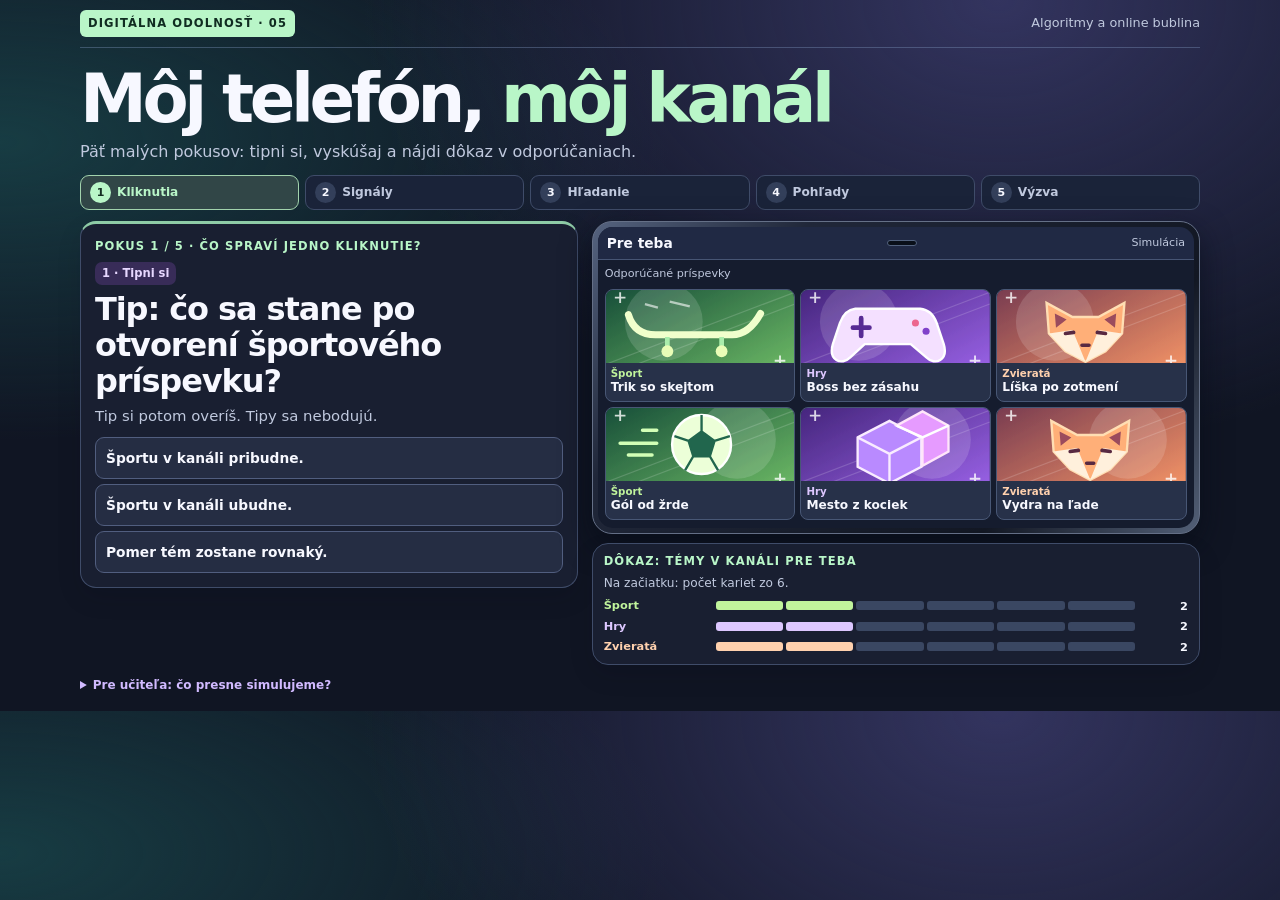
<file: orange/5.html>
<!doctype html>
<html lang="sk">
<head>
<meta charset="utf-8"><meta name="viewport" content="width=device-width,initial-scale=1"><meta name="color-scheme" content="dark">
<title>Môj telefón, môj kanál · Laboratórium odporúčaní</title>
<style>
:root{--bg:#101523;--surface:#191f31;--surface2:#222b42;--line:#3f4c69;--ink:#f7f8ff;--muted:#c0c9de;--mint:#b9f6c8;--violet:#d1baff;--warm:#ffdca4;--focus:#ffe98a}*{box-sizing:border-box}body{margin:0;background:radial-gradient(ellipse at 78% 0,#33345f 0%,transparent 45%),radial-gradient(ellipse at 0 20%,#173c43 0%,transparent 37%),var(--bg);color:var(--ink);font:16px/1.46 system-ui,Segoe UI,sans-serif}h1,h2,h3,p{margin:0}button{font:inherit;color:inherit;cursor:pointer;touch-action:manipulation}button:focus-visible,[tabindex="-1"]:focus-visible,summary:focus-visible{outline:3px solid var(--focus);outline-offset:4px}button:disabled{cursor:default}h1{font-size:clamp(2.15rem,5.8vw,4.2rem);letter-spacing:-.065em;line-height:1.03}h1 span{color:var(--mint)}h2{font-size:clamp(1.28rem,2.7vw,2rem);line-height:1.13;letter-spacing:-.034em}.shell{width:min(1120px,calc(100% - 36px));margin-inline:auto}.mast{display:flex;justify-content:space-between;gap:8px;align-items:center;padding:10px 0;border-bottom:1px solid #7f95bd61;font-size:.8rem}.brand,.eyebrow,.hint-tag{font-size:.72rem;letter-spacing:.095em;font-weight:850;text-transform:uppercase}.brand{background:var(--mint);color:#102c21;padding:5px 8px;border-radius:6px}.mast>span:last-child{color:var(--muted);text-align:right}.hero{padding:17px 0 12px}.hero p{margin-top:6px;color:var(--muted)}.progress{display:grid;grid-template-columns:repeat(5,1fr);list-style:none;margin:0 0 11px;padding:0;gap:6px}.progress li{min-width:0;padding:6px 9px;display:flex;align-items:center;gap:6px;background:#1a2339;border:1px solid var(--line);border-radius:9px;color:var(--muted);font-size:.76rem;font-weight:770}.progress li[aria-current]{background:#314647;color:var(--mint);border-color:#a2d3ad}.progress .done{color:#d8f5df}.num{display:grid;place-items:center;flex:none;width:21px;height:21px;border-radius:50%;background:#333f5a;color:var(--ink);font-size:.69rem}.progress [aria-current] .num{background:var(--mint);color:#142e22}.layout{display:grid;grid-template-columns:minmax(280px,.9fr) minmax(0,1.1fr);gap:14px;align-items:start}.lab,.evidence,.finish{background:var(--surface);border:1px solid var(--line);border-radius:16px;box-shadow:0 10px 25px #060a181f}.lab{padding:14px;border-top:3px solid #8ecba6}.lab .eyebrow,.evidence .eyebrow{color:var(--mint);margin-bottom:5px}.lab .lead{margin:7px 0 9px;color:var(--muted);font-size:.93rem}.kind{display:inline-block;color:#e7d8ff;font-size:.72rem;font-weight:780;background:#382c58;border-radius:7px;padding:3px 7px;margin-bottom:6px}.answers{display:grid;gap:5px}.answer,.primary,.ghost,.tab{min-height:42px;border-radius:9px;padding:7px 10px;font-weight:780}.answer{text-align:left;background:#252d43;border:1px solid #515e7f;font-size:.86rem}.answer:not(:disabled):hover,.ghost:hover,.tab:hover{background:#35405d}.answer.guess{border-color:#bc9af0;background:#3b2c56}.answer.correct{border-color:#91cba0;background:#214439}.answer.wrong{border-color:#eea99f;background:#4d2c3d}.answer:disabled:not(.correct):not(.wrong){color:#d0d7e9}.primary{background:var(--mint);border:1px solid var(--mint);color:#142e22}.primary:hover{background:#d9ffe1}.ghost,.tab{background:#252e44;border:1px solid #53617c}.lab .primary,.lab .ghost{margin-top:8px;width:100%}.feedback,.task-note{margin-top:8px;padding:8px 10px;border-radius:8px;background:#293650;color:#eef3ff;border-left:3px solid var(--violet);font-size:.87rem}.task-note{background:#253844;border-color:#8edab1}.phone{border:1px solid #657087;border-radius:20px;padding:5px;background:linear-gradient(130deg,#55637f,#202739 25%,#121723 75%,#536077);box-shadow:0 11px 30px #070b16a3}.screen{border-radius:15px;overflow:hidden;background:#151c2e}.phonehead{display:flex;align-items:center;justify-content:space-between;gap:6px;padding:6px 9px;background:#202944;border-bottom:1px solid #475574}.phonehead b{font-size:.86rem}.lens{height:6px;width:30px;background:#090f19;border:1px solid #52627e;border-radius:10px}.phonehead small{font-size:.69rem;color:var(--muted)}.feedtop{padding:6px 7px 0;display:flex;justify-content:space-between;align-items:center;flex-wrap:wrap;gap:3px;color:var(--muted);font-size:.7rem}.tabs{display:flex;gap:4px}.tab{min-height:30px;padding:4px 6px;font-size:.69rem}.tab[aria-pressed=true]{color:var(--mint);border-color:#9dd5ad;background:#28423b}.feed{display:grid;grid-template-columns:repeat(3,minmax(0,1fr));gap:5px;list-style:none;margin:0;padding:6px 7px 8px}.feed li{min-width:0;display:flex}.post{padding:0;border:1px solid #485775;border-radius:8px;overflow:hidden;width:100%;min-width:0;display:flex;flex-direction:column;background:#273149;color:var(--ink);text-align:left;position:relative}.post[data-pick]{border-color:var(--mint);box-shadow:0 0 0 1px #b9f6c84a inset}.post[data-pick]:hover{background:#384767}.post .art{display:block;width:100%;height:clamp(40px,5.7vw,76px);flex:none}.copy{padding:4px 5px 6px;display:grid;gap:2px}.copy small{color:var(--tc);font-size:.64rem;font-weight:820;line-height:1.2}.copy b{font-size:.76rem;line-height:1.14;overflow-wrap:anywhere}.post .badge,.post .new{position:absolute;right:4px;top:4px;font-size:.57rem;border-radius:5px;color:#133221;background:var(--mint);padding:2px 4px;font-weight:840}.post .new{background:#d8c2ff;color:#302149}.evidence{padding:9px 11px;margin-top:9px}.evidence p{font-size:.76rem;color:var(--muted);margin-bottom:5px}.bars{display:grid;gap:4px}.meter{display:grid;grid-template-columns:minmax(60px,106px) minmax(65px,1fr) 47px;gap:6px;align-items:center;font-size:.71rem}.meter b{color:var(--tc);line-height:1.18}.meter strong{text-align:right;font-variant-numeric:tabular-nums;white-space:nowrap}.ticks{display:grid;grid-template-columns:repeat(6,1fr);gap:3px}.ticks i{height:9px;border-radius:3px;background:#3a4762}.ticks i.yes{background:var(--tc)}.ticks i.gone{background:repeating-linear-gradient(135deg,#506185 0 3px,#293752 3px 6px);outline:1px solid #607095}.ticks i.gain{outline:1px solid white;outline-offset:-1px}.foot{padding:12px 0 16px;color:var(--muted);font-size:.75rem}.foot summary{cursor:pointer;color:var(--violet);font-weight:750}.foot p{margin-top:5px}.finish{padding:17px}.finish p{margin:6px 0;color:var(--muted)}.finish ol{margin:8px 0;padding-left:20px}.finish li{padding:4px 0}.finish .primary{margin-top:8px}.sr{position:absolute;width:1px;height:1px;overflow:hidden;clip-path:inset(50%);white-space:nowrap}@media(max-width:685px){.shell{width:calc(100% - 20px)}.layout{grid-template-columns:1fr;gap:8px}.hero{padding:10px 0 9px}.hero p{font-size:.85rem}.progress{gap:3px;margin-bottom:7px}.progress li{gap:2px;padding:4px 3px;font-size:.64rem}.progress .num{width:16px;height:16px;font-size:.59rem}.lab{padding:9px 11px}.lab .lead{margin:5px 0 6px;font-size:.86rem}.post .art{height:clamp(37px,12vw,64px)}.evidence{margin-top:6px}.mast{padding:6px 0}.brand{font-size:.62rem}.mast>span:last-child{font-size:.67rem}.answer{min-height:42px}}@media(max-width:370px){.progress .step-label{display:none}.progress [aria-current] .step-label{display:inline}.progress li{justify-content:center}.progress{grid-template-columns:.55fr .7fr .8fr 1fr 1fr}.copy b{font-size:.68rem}}
</style>
</head>
<body>
<header class="shell mast"><span class="brand">Digitálna odolnosť · 05</span><span>Algoritmy a online bublina</span></header>
<main class="shell">
<header class="hero"><h1>Môj telefón, <span>môj kanál</span></h1><p>Päť malých pokusov: tipni si, vyskúšaj a nájdi dôkaz v odporúčaniach.</p></header>
<noscript><p>Otvor súbor v prehliadači so zapnutým JavaScriptom.</p></noscript><div id="app"></div><p id="live" class="sr" role="status" aria-live="polite"></p>
</main>
<footer class="shell foot"><details><summary>Pre učiteľa: čo presne simulujeme?</summary><p>V každom pokuse sa ten istý telefón nastaví na východiskovú situáciu. Počty sú zvolené pre tento model, nie sú pravidlom konkrétnej sociálnej siete. Rozličné služby môžu reagovať na kliknutie, preskočenie, vyhľadávanie či spätnú väzbu odlišne. Príspevky sú fiktívne a hra nič neodosiela.</p></details></footer>
<script>
(()=>{
'use strict';
const app=document.querySelector('#app'), live=document.querySelector('#live');
const themes={
 sport:['Šport','#c0f49c','#124837','#70bd67','ball'],
 game:['Hry','#ddc7ff','#402276','#9c64e9','pad'],
 life:['Zvieratá','#ffd1ae','#713750','#f89767','fox'],
 sky:['Vesmír','#a9e5ff','#1a2d6b','#3ca8df','planet'],
 yes:['Za obmedzenie','#fce0a1','#764322','#e69a57','bell'],
 no:['Proti obmedzeniu','#e7c5fc','#503374','#c369c5','phone'],
 context:['Skúsenosť / kontext','#b5f3e4','#16535e','#50b2a9','notes']
};
const drawings={
 skate:'<path d="M23 32q5 17 23 17h65q14 0 24-18" fill="none" stroke="#f0ffcc" stroke-width="6" stroke-linecap="round"/><path d="M56 51v8m46-8v8" stroke="#a9edab" stroke-width="4"/><circle cx="56" cy="63" r="5" fill="#e9fdb7"/><circle cx="102" cy="63" r="5" fill="#e9fdb7"/><path d="m37 23 11 3m10-5 17 4" stroke="#fff" stroke-opacity=".6" stroke-width="2"/>',
 blocks:'<path d="m48 36 27-14 27 14v25L75 75 48 61Z" fill="#b98aff" stroke="#f9ecff" stroke-width="2"/><path d="m48 36 27 14 27-14M75 50v25" fill="none" stroke="#f9ecff" stroke-width="2"/><path d="m81 26 22-12 22 12v22l-22 12V36Z" fill="#e69bff" stroke="#ffe5fa" stroke-width="2"/><path d="m81 26 22 10 22-10" fill="none" stroke="#fff" stroke-width="2"/>',
 moon:'<circle cx="81" cy="42" r="25" fill="#dddfff" stroke="#fbfbff" stroke-width="2"/><circle cx="69" cy="34" r="7" fill="#a6abd9"/><circle cx="92" cy="51" r="8" fill="#a6abd9"/><circle cx="84" cy="24" r="3" fill="#a6abd9"/><path d="M108 34q-6 26-35 32 27 6 35-18Z" fill="#a6abd9" opacity=".6"/>',
 ball:'<path d="M12 41h31M19 51h20m-8-21h12" stroke="#d2ffb6" stroke-width="3" stroke-linecap="round"/><circle cx="81" cy="42" r="25" fill="#ecffd8" stroke="#fff" stroke-width="2"/><path d="m81 31 11 8-4 13H74l-4-13Zm0 0V17m11 22 13-4m-17 17 7 12m-21-12-7 12m3-25-12-4" fill="#21664d" stroke="#21664d" stroke-width="2"/>',
 pad:'<path d="M50 27h55q10 1 14 12l6 18c4 13-7 19-15 11L97 57H58L46 68c-8 8-19 2-15-11l6-18q4-11 13-12Z" fill="#f4e0ff" stroke="#fff" stroke-width="2"/><path d="M55 35v15m-7-7h14" stroke="#572b94" stroke-width="4" stroke-linecap="round"/><circle cx="101" cy="39" r="3" fill="#ec668f"/><circle cx="110" cy="46" r="3" fill="#8041ca"/>',
 fox:'<path d="m48 48-2-26 22 12h22l22-12-2 26-14 15-17 9-17-9Z" fill="#ffaf78" stroke="#ffdeb3" stroke-width="2"/><path d="m48 48 20-3 11 27 11-27 20 3-14 15-17 9-17-9Z" fill="#fff0dc"/><path d="m53 31 1 12 9-7m42-5-1 12-9-7" fill="#9b4b5d"/><path d="m62 48 7-1m20 0 7 1m-20 10h6" stroke="#582941" stroke-width="3" stroke-linecap="round"/>',
 planet:'<circle cx="82" cy="41" r="24" fill="#a9baff" stroke="#ebedff" stroke-width="2"/><path d="M62 38q16-14 42-3-14 1-24 9-10 5-20 2" fill="#647ce5"/><ellipse cx="82" cy="43" rx="39" ry="9" transform="rotate(-18 82 43)" fill="none" stroke="#d4ffff" stroke-width="4"/><path d="M30 20v12m-6-6h12m89 28v10m-5-5h10" stroke="#ebfcff" stroke-width="2"/>',
 bell:'<path d="M81 20c-13 0-21 9-21 21 0 8-3 12-7 17h56c-4-5-7-9-7-17 0-12-8-21-21-21Z" fill="#ffdf94" stroke="#fff3cf" stroke-width="2"/><path d="M74 62q7 11 14 0m-7-48v7" fill="none" stroke="#fff0bc" stroke-width="3" stroke-linecap="round"/><path d="m67 52 27-25" stroke="#a4443b" stroke-width="4" stroke-linecap="round"/>',
 phone:'<rect x="66" y="15" width="32" height="55" rx="6" fill="#f5daff" stroke="#fff" stroke-width="2"/><rect x="70" y="22" width="24" height="38" rx="2" fill="#8751af"/><path d="m75 42 5 5 10-13" fill="none" stroke="#e7ffe7" stroke-width="3" stroke-linecap="round"/><path d="M80 65h4" stroke="#5b326b" stroke-width="2" stroke-linecap="round"/>',
 notes:'<path d="M54 24h55v34H79L66 68V58H54Z" fill="#cbfff1" stroke="#fff" stroke-width="2"/><path d="M65 34h31m-31 7h25m-25 7h15" stroke="#347d80" stroke-width="2.8" stroke-linecap="round"/>'
};
const titles={
 sport:['Trik so skejtom','Gól od žrde','Rozhodla sekunda','Skok cez lavičku','Beh do kopca','Lopta na čiare'],
 game:['Boss bez zásahu','Mesto z kociek','Tajný level','Mapa na speedrun','Turnaj v aréne','Výzva: jeden život'],
 life:['Líška po zotmení','Vydra na ľade','Stopy v blate','Sova bez hluku','Rys v lese','Žaby po daždi'],
 sky:['Tiene na Mesiaci','Let na Mars','Prstence Saturnu','Polárna žiara','Prelet kométy','Noc s ďalekohľadom'],
 yes:['Bez mobilov sa ľahšie sústredím','Cez prestávku sa viac rozprávame','Upozornenia nás pri učení rušia','Chcem prestávky bez obrazoviek'],
 no:['Mobil pomáha pri skupinovej práci','Mobil sa dá využiť pri učení','Potrebujeme výnimky podľa situácie','Mobil ako pomôcka na hodine'],
 context:['Ako sa pravidlá líšia medzi školami','Čo hovorí náš školský poriadok','Kedy používame mobil na hodine','Anketa v našej triede']
};
const q=(title,options,ok,why,observed=false,reflection=false)=>({kind:'q',title,options,ok,why,observed,reflection});
const a=(title,text,label,event,after)=>({kind:'a',title,text,label,event,after});
const pick=(title,text,topic,after)=>({kind:'pick',title,text,topic,after});
const missions=[
 {short:'Kliknutia',name:'Čo spraví jedno kliknutie?',base:{sport:2,game:2,life:2},lesson:'Opakované otvorenia môžu zvýšiť podiel jednej témy.',steps:[
 q('Tip: čo sa stane po otvorení športového príspevku?',['Športu v kanáli pribudne.','Športu v kanáli ubudne.','Pomer tém zostane rovnaký.'],0,'Over si tip. Pod telefónom je východiskový stav: 2 zo 6 príspevkov sú o športe.'),
 pick('Otvor športový príspevok','Vyber jednu zo zvýraznených kariet s označením Šport. Potom sleduj počítadlo pod telefónom.','sport',{sport:3,game:2,life:1}),
 pick('Otvor ešte jeden športový príspevok','Šport je teraz v troch kartách. Zisti, čo urobí druhé otvorenie rovnakej témy.','sport',{sport:4,game:1,life:1}),
 q('Ktorý zápis ukazuje, čo sa stalo so športom?',['2 → 3 → 4 príspevky zo 6','2 → 4 → 3 príspevky zo 6','3 → 3 → 4 príspevky zo 6'],0,'Šport zabral po každom otvorení o jedno miesto viac. Kanál má stále šesť miest, takže pre iné témy zostalo menej miesta.',true),
 q('Klikol si zo zvedavosti. Čo z tvojho kliknutia môže aplikácia vyčítať?',['Že si príspevok otvoril, ale dôvod nemusí poznať.','Že šport máš určite radšej ako všetko ostatné.','Že si všetky športové príspevky dopozeral.'],0,'Klik je stopa, nie vysvetlenie. Aj preto sa odporúčania nemusia vždy trafiť do toho, čo chceš vidieť.',true,true)
 ]},
 {short:'Signály',name:'Preskočiť alebo povedať „menej“?',base:{sport:4,game:1,life:1},lesson:'Preskočenie a výslovná spätná väzba sú dva rôzne signály.',steps:[
 q('Tip: čo je jasnejší signál „chcem menej športu“?',['Preskočím jeden príspevok.','Zvolím „Menej takýchto“.','Obe akcie hovoria presne to isté.'],1,'Vyskúšaj obe možnosti a porovnaj počet športových kariet.'),
 a('Preskoč športový príspevok','Tlačidlo nasimuluje, že si príspevok prešiel bez otvorenia.','Preskočiť šport','Preskočenie',{sport:4,game:1,life:1}),
 a('Daj aplikácii jasný signál','Po preskočení zostali 4 športové karty. Teraz použi voľbu, ktorá priamo hovorí, že chceš menej podobných príspevkov.','Menej takýchto: Šport','Menej takýchto',{sport:2,game:2,life:2}),
 q('Ktorá akcia v pokuse zmenila pomer tém?',['Obe akcie znížili počet športových kariet.','Preskočenie znížilo počet; „Menej takýchto“ ho vrátilo späť.','Preskočenie ho nezmenilo; „Menej takýchto“ znížilo šport zo 4 na 2.'],2,'V našej simulácii jedno preskočenie pomer nezmenilo. Výslovná spätná väzba znížila počet športových kariet o dve.',true)
 ]},
 {short:'Hľadanie',name:'Ako sa do kanála dostane nová téma?',base:{sport:3,game:2,life:1},lesson:'Výsledky vyhľadávania a odporúčania nie sú to isté.',steps:[
 q('Tip: čo uvidíš hneď po vyhľadaní slova „vesmír“?',['Kanál automaticky prepíše všetky staré odporúčania.','Výsledky vyhľadávania k zadanej téme.','Iba tie isté športové karty ako predtým.'],1,'Vyskúšaj vyhľadávanie. Sleduj rozdiel medzi výsledkami a kanálom Pre teba.'),
 {kind:'search',title:'Vyhľadaj tému, ktorá v kanáli chýba',text:'Vesmír má v odporúčaniach nula miest. Skús ho vyhľadať priamo.',label:'Vyhľadať „vesmír“',event:'Vyhľadanie',after:{sport:3,game:2,life:1}},
 pick('Otvor výsledok o vesmíre','Teraz vidíš výsledky vyhľadávania. Pod telefónom je stále počet tém v odporúčaniach. Otvor jeden výsledok a pozri sa, čo sa zmení po návrate do kanála.','sky',{sport:2,game:2,life:1,sky:1}),
 q('Kedy pribudol vesmír do kanála Pre teba?',['Hneď po vyhľadaní.','Až po otvorení výsledku.','V tomto pokuse sa do odporúčaní nedostal.'],1,'Pri vyhľadaní sa ukázali zodpovedajúce výsledky. Odporúčania sa v tomto modeli zmenili až po otvorení jedného z nich.',true)
 ]},
 {short:'Pohľady',name:'Jedna téma môže mať viac pohľadov',base:{yes:4,context:2},lesson:'Online bublina môže skrývať iné názory aj v rámci jednej témy.',steps:[
 q('Tip: čo môže chýbať aj v kanáli plnom príspevkov o mobiloch v škole?',['Iný názor na používanie mobilov.','Každý príspevok o mobiloch.','Nič, lebo všetky príspevky majú spoločnú tému.'],0,'Pod telefónom vidíš aj pohľady: v štartovom kanáli sú príspevky za obmedzenie a dva s kontextom.'),
 a('Pozri si aj iný pohľad','Všetky karty sú stále o mobiloch v škole. Daj priestor aj príspevkom, ktoré s obmedzením nesúhlasia.','Pridať aj iný pohľad','Iný pohľad',{yes:2,no:2,context:2}),
 q('Čo sa v pokuse zmenilo?',['Pribudla ďalšia téma: používanie mobilov doma.','Zmenili sa názory, ktoré kanál ukazuje; téma zostala rovnaká.','Počet príspevkov stúpol zo šiestich na osem.'],1,'Pribudli dva príspevky proti obmedzeniu. Stále ide o mobily v škole a počet kariet sa nezmenil. Viac pohľadov samo osebe nezaručuje pravdivosť, preto sa oplatí overovať zdroje.',true),
 q('Štyri príspevky podporovali obmedzenie mobilov. Čo z toho ešte nevieš?',['Koľko kariet si videl v tomto kanáli.','Aký názor v kanáli prevažoval.','Či rovnaký názor zastáva aj väčšina tvojej triedy.'],2,'Odporúčaný kanál je vybraný obsah. Z pomeru príspevkov v ňom nezistíš výsledok ankety medzi spolužiakmi.',true,true)
 ]},
 {short:'Výzva',name:'Zmeň si kanál podľa vlastného cieľa',base:{game:4,sport:1,life:1},lesson:'Najprv si pomenuj cieľ, potom zmenu over v kanáli.',steps:[
 q('Cieľ: menej hier a aspoň jeden príspevok o vesmíre. Ktorý plán skúsiš?',['Otvoriť dve hry a čakať na vesmír.','Dať „Menej hier“, vyhľadať vesmír a otvoriť výsledok.','Preskočiť šport a už nič neurobiť.'],1,'Cieľ má dve časti: uvoľniť miesto a dať aplikácii nový signál záujmu. Vyskúšaj ich postupne.'),
 a('Uvoľni v kanáli miesto','Zníž počet herných príspevkov, aby mali viac priestoru aj iné témy.','Menej takýchto: Hry','Menej hier',{game:2,sport:2,life:2}),
 {kind:'search',title:'Vyhľadaj chýbajúcu tému',text:'Hry už zaberajú menej miesta. Teraz si vyhľadaj vesmír.',label:'Vyhľadať „vesmír“',event:'Vyhľadanie',after:{game:2,sport:2,life:2}},
 pick('Otvor výsledok a skontroluj cieľ','Otvor jeden príspevok o vesmíre. Vrátiš sa do kanála a budeš môcť porovnať pôvodné a nové odporúčania.','sky',{game:2,sport:2,life:1,sky:1}),
 q('Ktorý dôkaz ukazuje, že sa podarili obe časti cieľa?',['Hry: 4 → 2 a Vesmír: 0 → 1.','Šport: 1 → 2 a počet kariet je stále 6.','Vesmír: 0 → 1; počet hier nevieme.'],0,'Pomer hier klesol zo štyroch na dva a objavila sa jedna vesmírna karta. Sú to dve zmeny v tom istom kanáli.',true)
 ]}
];
let s;
function reset(){s={m:0,i:0,answer:null,view:'now',search:false,history:[],results:[],done:false,tried:false,used:{},current:{...missions[0].base}}}
function mission(){return missions[s.m]}
function step(){return mission().steps[s.i]}
function announce(t){live.textContent=t}
function note(t){return '<p class="task-note">'+t+'</p>'}
function topicArt(t,n){
 const [,,dark,light,baseIcon]=themes[t],key=t==='sport'&&n===0?'skate':t==='game'&&n===1?'blocks':t==='sky'&&n===0?'moon':baseIcon, id='art-'+t+'-'+n;
 return '<svg class="art" aria-hidden="true" viewBox="0 0 160 84" preserveAspectRatio="xMidYMid slice"><defs><linearGradient id="'+id+'" x2="100%" y2="100%"><stop stop-color="'+dark+'"/><stop offset="1" stop-color="'+light+'"/></linearGradient></defs><rect width="160" height="84" fill="url(#'+id+')"/><circle cx="'+(n%2?111:49)+'" cy="38" r="33" fill="#fff" opacity=".14"/><path d="M0 74 160 13M0 84 160 23" stroke="#fff" opacity=".16"/><g transform="translate('+(n%3-1)*4+' 0)">'+drawings[key]+'</g><path d="M12 13v9m-4.5-4.5h9m131 49v9m-4.5-4.5h9" stroke="#fff" stroke-opacity=".8" stroke-width="1.6"/></svg>';
}
function slots(counts,original){
 const groups=Object.entries(counts).map(([t,size])=>{
  const excluded=original?[]:(s.used[t]||[]);
  return {t,nums:titles[t].map((_,n)=>n).filter(n=>!excluded.includes(n)).slice(0,size)};
 });
 return Array.from({length:6},(_,i)=>groups.flatMap(({t,nums})=>nums[i]===undefined?[]:[{t,n:nums[i]}])).flat();
}
function phone(){
 const st=step(), baseline=s.view==='before'&&!s.search, list=s.search?[0,1,2].map(n=>({t:'sky',n})):slots(baseline?mission().base:s.current,baseline);
 const active=st.kind==='pick'&&!baseline, changed=s.history.length&&!s.search;
 const cards=list.map(({t,n})=>{
  const [name,col]=themes[t], open=active&&st.topic===t, fresh=!baseline&&!s.search&&!(mission().base[t]||0);
  const content=topicArt(t,n)+(open?'<span class="badge">Otvoriť</span>':fresh?'<span class="new">Pribudlo</span>':'')+'<span class="copy" style="--tc:'+col+'"><small>'+name+'</small><b>'+titles[t][n]+'</b></span>';
  return '<li>'+(open?'<button type="button" class="post" data-pick="'+t+'" data-card="'+n+'">'+content+'</button>':'<div class="post">'+content+'</div>')+'</li>';
 }).join('');
 const controls=changed?'<div class="tabs" role="group" aria-label="Zobrazenie kanála">'+[['now','Teraz'],['before','Pred pokusom']].map(([id,t])=>'<button type="button" class="tab" data-view="'+id+'" aria-pressed="'+(s.view===id)+'">'+t+'</button>').join('')+'</div>':'';
 return '<section class="phone" aria-label="Jeden simulovaný telefón"><div class="screen"><div class="phonehead"><b>'+(s.search?'Hľadať':'Pre teba')+'</b><span class="lens" aria-hidden="true"></span><small>Simulácia</small></div><div class="feedtop"><span>'+(s.search?'Výsledky pre „vesmír“':s.m===3?'Téma: mobily v škole':baseline?'Pôvodné odporúčania':'Odporúčané príspevky')+'</span>'+controls+'</div><ul class="feed">'+cards+'</ul></div></section>';
}
function evidence(){
 const prev=mission().base, cur=s.current, keys=Object.keys({...prev,...cur,...((s.m===2||s.m===4)?{sky:0}:s.m===3?{no:0}:{})});
 return '<section class="evidence" aria-labelledby="evidence-title"><h3 id="evidence-title" class="eyebrow">Dôkaz: '+(s.m===3?'pohľady':'témy')+' v kanáli Pre teba</h3><p>'+(s.history.length?'Počet kariet zo 6: pred pokusom → teraz.':'Na začiatku: počet kariet zo 6.')+(s.search?' Výsledky hľadania sa sem nepočítajú.':'')+'</p><div class="bars">'+keys.map(t=>{
  const x=prev[t]||0,y=cur[t]||0,[name,col]=themes[t];
  return '<div class="meter" style="--tc:'+col+'"><b>'+name+'</b><div class="ticks" aria-hidden="true">'+Array.from({length:6},(_,i)=>'<i class="'+(i<y?(i>=x?'yes gain':'yes'):i<x?'gone':'')+'"></i>').join('')+'</div><strong>'+(s.history.length?x+' → ':'')+y+'</strong></div>';
 }).join('')+'</div>'+(s.history.length?'<p style="margin:6px 0 0">Priebeh: '+s.history.map(e=>e.label+' ('+e.theme+' '+e.count+')').join(' · ')+'</p>':'')+'</section>';
}
function guide(){
 const st=step(), answered=s.answer!==null;
 let body='';
 if(st.kind==='q'){
  body='<p class="lead">'+(st.reflection?'Využi, čo si si práve všimol v pokuse.':st.observed?'Odpoveď nájdi v paneli Dôkaz pod telefónom.':(s.m?'Ten istý telefón má pre tento pokus pripravený nový východiskový stav. ':'')+'Tip si potom overíš. Tipy sa nebodujú.')+'</p><div class="answers">'+st.options.map((t,i)=>'<button type="button" class="answer '+(answered&&st.observed?(i===st.ok?'correct':i===s.answer?'wrong':''):answered&&i===s.answer?'guess':'')+'" data-answer="'+i+'" '+(answered?'disabled':'')+'>'+t+(answered&&st.observed?(i===st.ok?' ✓':i===s.answer?' ×':''):'')+'</button>').join('')+'</div>';
  if(answered)body+='<p id="feedback" class="feedback" tabindex="-1"><strong>'+(st.observed?(s.answer===st.ok?'Správne. ':'Pozri na zelenú odpoveď. '):'Tip zapísaný. ')+'</strong>'+st.why+'</p><button type="button" class="primary" data-next>'+(s.i===mission().steps.length-1?(s.m===missions.length-1?'Zobraziť výsledok':'Ďalší pokus'):st.observed?'Ďalšia otázka':'Vyskúšať v kanáli')+' →</button>';
 }else{
  body='<p class="lead">'+st.text+'</p>';
  if(st.kind==='pick'){
   body+=note(s.view==='before'&&!s.search?'Pozeráš pôvodný kanál. Ak chceš otvoriť kartu, prepni telefón na „Teraz“.':'Hľadaj kartu označenú „Otvoriť“.');
  }else{
   body+='<button type="button" class="primary" data-action>'+st.label+' →</button>';
   if(s.m===4&&s.i===1)body+=s.tried?'<p class="feedback" id="trial-feedback" tabindex="-1">Otvorením ďalšej hry pribudla jedna herná karta. Porovnaj počty a skús druhú možnosť.</p>':'<button type="button" class="ghost" data-try>Skúsiť otvoriť ďalšiu hru</button>';
  }
 }
 return '<section class="lab" aria-labelledby="task"><p class="eyebrow">Pokus '+(s.m+1)+' / '+missions.length+' · '+mission().name+'</p><span class="kind">'+(st.kind==='q'?(st.reflection?'3 · Premýšľaj':st.observed?'3 · Nájdi dôkaz':'1 · Tipni si'):'2 · Vyskúšaj')+'</span><h2 id="task" tabindex="-1">'+st.title+'</h2>'+body+'</section>';
}
function finish(){
 const score=s.results.filter(Boolean).length,total=missions.flatMap(m=>m.steps).filter(x=>x.observed).length;
 return '<section class="finish"><p class="eyebrow">Laboratórium dokončené</p><h2 id="task" tabindex="-1">Tvoje výsledky: '+score+' z '+total+' správne</h2><p>Odporúčací algoritmus je pravidlo, podľa ktorého aplikácia vyberá, čo ti ukáže. Keď sa opakuje podobný obsah a k iným témam či názorom sa dostávaš menej často, môže vzniknúť online bublina.</p><ol>'+missions.map((m,i)=>'<li><strong>'+m.short+':</strong> '+m.lesson+'</li>').join('')+'</ol><p><strong>Na rozhovor:</strong> Ktorý pokus by sa ti zišiel pri používaní vlastného telefónu a prečo?</p><button type="button" class="primary" data-reset>Skúsiť odznova ↻</button></section>';
}
function render(focus){
 const nav='<ol class="progress" aria-label="Postup v pokusoch">'+missions.map((m,i)=>'<li '+(i===s.m&&!s.done?'aria-current="step"':i<s.m||s.done?'class="done"':'')+'><span class="num">'+(i<s.m||s.done?'✓':i+1)+'</span><span class="step-label">'+m.short+'</span></li>').join('')+'</ol>';
 app.innerHTML=nav+(s.done?finish():'<div class="layout">'+guide()+'<div>'+phone()+evidence()+'</div></div>');
 if(focus)app.querySelector(focus)?.focus();
}
function advance(){
 s.i++;s.answer=null;s.view='now';
 if(s.i>=mission().steps.length){
  if(s.m===missions.length-1){s.done=true}
  else{s.m++;s.i=0;s.current={...mission().base};s.history=[];s.search=false;s.used={};s.tried=false;announce('Nový pokus: telefón je nastavený na nový východiskový stav.')}
 }
 render('#task');
}
function apply(st,card){
 const before=s.current, label=st.event||'Otvorenie: „'+titles[st.topic][card]+'“';
 if(st.topic)(s.used[st.topic]??=[]).push(card);
 s.current={...st.after};
 const tracked=st.topic||(s.m===1?'sport':s.m===3?'no':s.m===4&&st.kind!=='search'?'game':'sky');
 const count=(before[tracked]||0)+' → '+(s.current[tracked]||0);
 s.history.push({label,count,theme:themes[tracked][0]});
 s.search=st.kind==='search';
 announce(label+': '+themes[tracked][0]+' '+count+'.');
 advance();
}
app.addEventListener('click',e=>{
 const b=e.target.closest('button');if(!b||b.disabled)return;
 const d=b.dataset;
 if('reset' in d){reset();render('#task');return}
 if(s.done)return;
 const st=step();
 if('view' in d&&!s.search){s.view=d.view;render('[data-view="'+s.view+'"]');return}
 if('answer' in d&&st.kind==='q'&&s.answer===null){
  s.answer=+d.answer;
  if(st.observed)s.results.push(s.answer===st.ok);
  render('#feedback');return;
 }
 if('next' in d&&st.kind==='q'&&s.answer!==null){advance();return}
 if('action' in d&&(st.kind==='a'||st.kind==='search')){apply(st);return}
 if(d.pick&&st.kind==='pick'&&d.pick===st.topic&&s.view==='now'){
  const shown=s.search?[0,1,2].map(n=>({t:'sky',n})):slots(s.current,false);
  const card=+d.card;
  if(shown.some(p=>p.t===d.pick&&p.n===card))apply(st,card);
 }
 if('try' in d&&s.m===4&&s.i===1&&!s.tried){
  s.tried=true;s.view='now';
  s.current={game:5,sport:1,life:0};
  s.history.push({label:'Otvorenie ďalšej hry',theme:'Hry',count:'4 → 5'});
  announce('Hry zaberajú 5 zo 6 miest. Skús iný ťah.');
  render('#trial-feedback');
 }
});
reset();render();
})();
</script></body></html>
</file>
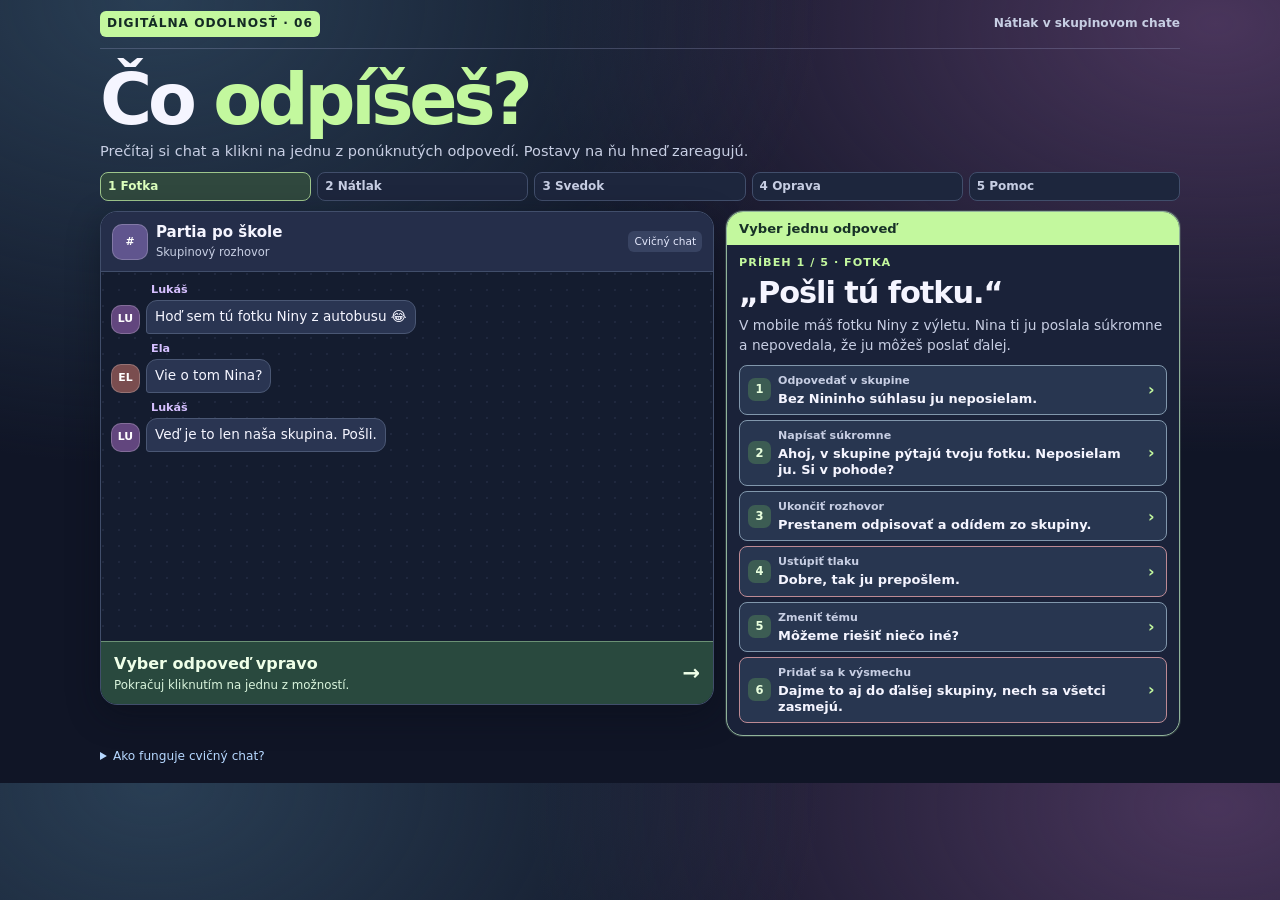
<file: orange/6.html>
<!doctype html><html lang="sk"><head>
<meta charset="utf-8"><meta name="viewport" content="width=device-width,initial-scale=1"><meta name="color-scheme" content="dark"><title>Čo odpíšeš? · Digitálna odolnosť</title>
<style>
:root{--bg:#101526;--surface:#1a2239;--line:#414e6b;--ink:#f5f5ff;--muted:#c7cee3;--mint:#c3f89e;--violet:#d6c0ff;--blue:#b6d8ff;--gold:#ffd793}*{box-sizing:border-box}body{margin:0;background:radial-gradient(ellipse at 12% 0,#293e54 0,transparent 42%),radial-gradient(ellipse at 95% 3%,#49355b 0,transparent 40%),var(--bg);color:var(--ink);font:16px/1.45 system-ui,Segoe UI,sans-serif}button{font:inherit;color:inherit}button{cursor:pointer;touch-action:manipulation}button:disabled{cursor:default}button:focus-visible,[tabindex="-1"]:focus-visible{outline:3px solid var(--gold);outline-offset:3px}h1,h2,h3,p{margin:0}.wrap{width:min(1080px,calc(100% - 32px));margin:auto}.mast{padding:11px 0;border-bottom:1px solid #a2a8ce45;display:flex;justify-content:space-between;align-items:center;gap:8px;color:var(--muted);font-size:.76rem;font-weight:750}.brand{color:#142a24;background:var(--mint);border-radius:6px;padding:4px 7px;letter-spacing:.08em;text-transform:uppercase}.hero{padding:15px 0 11px}.hero h1{font-size:clamp(2.6rem,7vw,4.45rem);letter-spacing:-.06em;line-height:1}.hero h1 span{color:var(--mint)}.hero p{margin-top:5px;color:var(--muted);font-size:.91rem}.progress{list-style:none;padding:0;margin:0 0 10px;display:grid;grid-template-columns:repeat(5,1fr);gap:6px}.progress li{padding:5px 7px;border:1px solid var(--line);border-radius:8px;color:var(--muted);font-size:.75rem;font-weight:780;background:#1d263d}.progress li[aria-current]{background:#30483e;color:#dcffbc;border-color:#9ec68c}.progress li.done{color:#ceebcd}.grid{display:grid;grid-template-columns:minmax(0,1.15fr) minmax(0,.85fr);gap:12px;align-items:start}.phone,.side,.results{border:1px solid var(--line);border-radius:17px;overflow:hidden;background:var(--surface);box-shadow:0 10px 32px #080d1770}.chathead{background:#252e4a;padding:10px 11px;display:flex;align-items:center;gap:8px;border-bottom:1px solid var(--line)}.chathead strong{display:block;font-size:.94rem}.chathead small{display:block;color:var(--muted);font-size:.72rem}.chathead .tag{margin-left:auto;font-size:.66rem;white-space:nowrap;background:#384362;padding:3px 6px;border-radius:6px;color:#e4e8fc}.av{width:29px;height:29px;flex:none;border-radius:10px;display:grid;place-items:center;font-size:.68rem;font-weight:880;background:#485584;color:white;border:1px solid #ffffff36}.chathead .av{width:36px;height:36px;background:#60558e}.msg .av[data-c="1"]{background:#62467e}.msg .av[data-c="2"]{background:#2f5b63}.msg .av[data-c="3"]{background:#7a4d4f}.log{height:clamp(240px,41vh,390px);min-width:0;overflow:auto;padding:10px 10px 12px;background:radial-gradient(circle at 2px 2px,#8793ca19 1px,transparent 1.3px) 0 0/16px 16px,#141c2f;scrollbar-color:#657196 #1b243c}.msg{display:flex;align-items:end;gap:6px;margin-bottom:7px}.msg>div:last-child{max-width:87%}.msg strong{display:block;color:var(--violet);font-size:.7rem;margin:0 0 2px 5px}.bubble{background:#2a3552;border:1px solid #4a5774;border-radius:11px 11px 11px 3px;padding:6px 8px;font-size:.85rem;overflow-wrap:anywhere;white-space:pre-wrap}.msg.you{justify-content:flex-end}.msg.you strong{text-align:right;color:var(--mint)}.msg.you .bubble{background:#324e48;border-color:#517c6c;border-radius:11px 11px 3px 11px}.msg.system{justify-content:center;text-align:center}.msg.system .bubble{background:#252e45;color:#e5d7ff;border:1px dashed #6e688f;font-size:.74rem;border-radius:8px}.side,.results{padding:12px}.kicker{font-size:.7rem;letter-spacing:.09em;text-transform:uppercase;font-weight:850;color:var(--mint);margin-bottom:4px}.side h2,.results h2{font-size:clamp(1.25rem,3vw,1.9rem);line-height:1.12;letter-spacing:-.035em}.lead{font-size:.86rem;color:var(--muted);margin:6px 0 9px}.opts,.actions{display:grid;gap:5px}.btn{border:1px solid #627294;border-radius:8px;background:#283650;padding:7px 9px;min-height:41px;font-weight:780;font-size:.85rem}.btn:hover:not(:disabled){background:#3b4a69}.btn.primary{background:var(--mint);border-color:var(--mint);color:#183022}.btn.primary:hover:not(:disabled){background:#e4ffca}.btn.choice{text-align:left;display:flex;flex-direction:column;gap:1px}.btn.choice span{font-weight:650;font-size:.72rem;color:var(--muted)}.btn.correct{background:#244738;border-color:#93cf9c}.btn.wrong{background:#572f42;border-color:#e2a4a5}.btn[aria-pressed=true]{border-color:var(--mint);color:var(--mint)}.note{background:#2b3452;border-left:3px solid var(--violet);border-radius:8px;padding:8px;margin:8px 0;font-size:.84rem}.actions{margin-top:8px}.route{display:flex;gap:4px;margin:6px 0 7px;flex-wrap:wrap}.route .btn{min-height:34px;font-size:.74rem}.rewind{margin-top:9px}.foot{color:var(--muted);font-size:.76rem;padding:12px 0 17px}.foot summary{color:var(--blue);cursor:pointer}.foot p{margin-top:4px}.sr{position:absolute;width:1px;height:1px;overflow:hidden;clip-path:inset(50%);white-space:nowrap}.results ol{padding-left:22px}.results li{padding:3px 0}.results .btn{margin-top:7px}
@media(max-width:690px){.wrap{width:calc(100% - 20px)}.hero{padding:9px 0 8px}.grid{grid-template-columns:1fr;gap:8px}.progress{gap:3px;margin-bottom:7px}.progress li{padding:4px;font-size:.64rem}.log{height:clamp(172px,28vh,265px)}.mast{padding:7px 0}.side{padding:9px}.side h2{font-size:1.22rem}.hero p{font-size:.82rem}}@media(max-width:360px){.progress .label{display:none}.progress [aria-current] .label{display:inline}.progress{grid-template-columns:1fr 1fr 1fr 1fr 1fr}.chathead small{font-size:.66rem}}
.safety{padding:7px 10px;margin:0 0 8px;border-radius:8px;background:#513346;border:1px solid #a7748d;color:#ffe3ec;font-size:.82rem}.safety strong{display:block;color:#ffe9b1}.msg.removed .bubble{font-style:italic;border-style:dashed;color:#eee0ea;background:#3d3247}.msg.reported .bubble{border-color:#ce91a3}.status-line{display:block;margin-top:3px;font-size:.69rem;font-weight:800;color:#ffe0b5}.safety .sent-quote{display:block;margin:3px 0;overflow-wrap:anywhere;color:#fff2f6}.msg.mod strong{color:var(--gold)}.msg.mod .av{background:#745638;color:#fff0ce}.msg.mod .bubble{background:#4b3b42;border-color:#997455}.chathead .tag.restricted{background:#6b3c55;color:#fff2f6}.btn.risky{border-color:#bd8a94}.btn.risky span{color:#ffc5cb}
.choose-guide{display:flex;width:100%;border:0;border-top:1px solid #6b9175;align-items:center;justify-content:space-between;gap:9px;background:#29493e;color:#efffe8;padding:10px 13px;text-align:left}.choose-guide:hover{background:#355c4e}.choose-guide strong,.choose-guide small{display:block}.choose-guide small{margin-top:2px;font-size:.74rem;color:#d9f4dc}.cue-arrow{font-size:1.32rem;font-weight:900}.choose-guide .below-label{display:none}.choice-panel{border-color:#91b39a;box-shadow:0 0 0 1px #90bb9733}.choice-head{margin:-12px -12px 10px;padding:7px 12px;background:var(--mint);color:#173127;font-size:.82rem;font-weight:880}.side:not(.choice-panel) .choice-head{background:#343f60;color:#f2f4ff}.btn.selectable{display:grid;grid-template-columns:23px 1fr 10px;align-items:center;gap:7px;border-color:#8197ac;padding:7px 8px}.btn.selectable.risky{border-color:#bd8a94}.btn.selectable .option-num{display:grid;place-items:center;width:23px;height:23px;border-radius:7px;background:#3c5c53;color:#e8ffdd;font-size:.72rem}.btn.selectable .option-copy{min-width:0;color:var(--ink);display:grid;gap:2px}.option-copy small{color:var(--muted);font-size:.69rem}.option-copy strong{font-size:.81rem;line-height:1.25}.btn.selectable .option-arrow{font-size:1rem;color:var(--mint)}
@media(max-width:690px){.choose-guide .right-label{display:none}.choose-guide .below-label{display:inline}.choice-head{margin:-9px -9px 8px;padding:6px 9px}.choose-guide{padding:8px 10px}}
</style></head><body>
<header class="wrap mast"><span class="brand">Digitálna odolnosť · 06</span><span>Nátlak v skupinovom chate</span></header>
<main class="wrap"><header class="hero"><h1>Čo <span>odpíšeš?</span></h1><p>Prečítaj si chat a klikni na jednu z ponúknutých odpovedí. Postavy na ňu hneď zareagujú.</p></header><noscript><p>Otvor súbor v prehliadači so zapnutým JavaScriptom.</p></noscript><div id="app"></div><p id="live" class="sr" role="status" aria-live="polite"></p></main>
<footer class="wrap foot"><details><summary>Ako funguje cvičný chat?</summary><p>Vyber jednu z ponúknutých odpovedí. Postavy zareagujú podľa tvojho výberu a príbeh bude pokračovať. Zásah správcu je súčasťou simulácie. Ak chceš porovnať následky, vráť sa k rozhodnutiu a vyber inú možnosť.</p></details></footer>
<script>
(()=>{
'use strict';
const cases=[
 {short:'Fotka',title:'„Pošli tú fotku.“',room:'Partia po škole',lead:'V mobile máš fotku Niny z výletu. Nina ti ju poslala súkromne a nepovedala, že ju môžeš poslať ďalej.',target:'Nina',push:'Lukáš',ally:'Ela',chat:[['Lukáš','Hoď sem tú fotku Niny z autobusu 😂'],['Ela','Vie o tom Nina?'],['Lukáš','Veď je to len naša skupina. Pošli.']], stop:'Bez Nininho súhlasu ju neposielam.',private:'Ahoj, v skupine pýtajú tvoju fotku. Neposielam ju. Si v pohode?',yield:'Dobre, tak ju prepošlem.',neutral:'Môžeme riešiť niečo iné?', trust:'Vďaka, že si sa ozval/a. Nechcem, aby tú fotku mali v skupine.',more:'Tak aspoň ukáž výrez. Tam ju skoro nevidno.',fallout:'Niekto píše, že fotku už uložil. Nina sa pýta, prečo sa k nim dostala.',shift:'Chvíľu sa rieši iná téma. Potom sa Lukáš znova spýta na fotku.',safe:'Nemusíš sa vyhovárať. Stačí povedať, že ju bez súhlasu neposielaš. Ak sa skupina ozýva ďalej, rozhovor ukonči a podľa potreby sa obráť na niekoho, komu dôveruješ.',q:'Zmení niečo na súhlase veta „je to len v našej skupine“?',opts:['Áno, v uzavretej skupine súhlas netreba.','Nie. Aj odtiaľ môže niekto fotku uložiť alebo poslať ďalej.','Áno, keď fotku pošlem iba na pár sekúnd.'],ok:1,why:'Uzavretý chat stále znamená ďalších ľudí. Súkromne poslaná fotka nie je automaticky určená na zdieľanie.'},
 {short:'Nátlak',title:'„Ak si náš, tak to spravíš.“',room:'Turnaj v piatok',lead:'V chate plánujete turnaj. Tomáš chce, aby si mu poslal súkromnú hlasovku Miša. Začína podmieňovať tvoju účasť tým, že poslúchneš.',target:'Mišo',push:'Tomáš',ally:'Sára',chat:[['Tomáš','Pošli Mišovu hlasovku, chcem počuť, čo povedal.'],['Sára','To bolo medzi nimi, nie?'],['Tomáš','Ak si náš, tak pošli. Inak ťa v piatok neberieme.']],stop:'Hlasovku neposielam. Na turnaji sa dohodnime bez podmienok.',private:'Ahoj, pýtajú tvoju hlasovku. Nedám im ju. Chceš o tom vedieť viac?',yield:'Dobre, pošlem ju, len ma nevyraďte.',neutral:'Nechajme to radšej na zajtra.',trust:'Vďaka, neposielaj ju. Sára by nás mohla podporiť, keby to pokračovalo.',more:'Len jednu vetu. Fakt kvôli tomu nebudeš hrať?',fallout:'Hlasovka je v skupine. Tomáš teraz chce aj ďalšiu. Nátlak sa tým neskončil.',shift:'Tomáš zopakuje, že účasť na turnaji závisí od hlasovky.',safe:'„Ak si náš, tak…“ je nátlak. Hranicu môžeš pokojne zopakovať a prestať sa dohadovať. Ak ťa kvôli nej opakovane vylučujú, povedz to dospelému, ktorému dôveruješ.',q:'Čo je najlepším znakom nátlaku v tejto situácii?',opts:['Tomáš píše krátke správy.','Turnaj je v piatok.','Tomáš podmieňuje účasť tým, že prepošleš súkromnú správu.'],ok:2,why:'Keď niekto podmieňuje tvoje prijatie tým, že prekročíš hranicu, snaží sa ťa dotlačiť k rozhodnutiu.'},
 {short:'Svedok',title:'„Všetci sa na tom bavia.“',room:'Naša trieda',lead:'Niekto už vložil upravenú fotku Nely, aby sa jej smiali. Ty si ju neposlal/a. Vieš ovplyvniť, či sa bude ďalej šíriť.',target:'Nela',push:'Robo',ally:'Lea',chat:[['Robo','Tak toto si dajte ako nálepku všade 💀'],['Lea','Neviem, či je Nele z toho do smiechu.'],['Robo','No tak. Pošli to ešte do vedľajšej skupiny.']],stop:'Ďalej to neposielam. Zmažte to, prosím.',private:'Vidím, čo sa deje v skupine. Nešírim to. Chceš, aby som ti pomohol/pomohla?',yield:'Prepošlem to aj do vedľajšej skupiny.',neutral:'Zmeňme tému, dobre?',trust:'Vďaka, že si sa spýtal/a. Chcem, aby to zmazali. Nechcem to vidieť v ďalšej skupine.',more:'Veď to už videli skoro všetci. Jedno preposlanie nič nezmení.',fallout:'V druhej skupine sa pridajú ďalší. Ľudí, ktorí fotku videli, pribudlo.',shift:'V skupine príde iná správa, ale nálepku ďalej používajú.',safe:'Pomôcť vie aj svedok: nerozširuj fotku, oslov Nelu súkromne a dohodni sa s ňou na ďalšom kroku. Príspevok môžeš nahlásiť aj bez toho, aby si ho posielal ďalej.',q:'Chceš požiadať o pomoc. Čo vieš odovzdať bez ďalšieho šírenia fotky?',opts:['Názov skupiny, čas a opis správ; fotku ďalej neposielam.','Pošlem fotku každému kamarátovi ako dôkaz.','Pridám fotku na verejný profil a požiadam ľudí o názor.'],ok:0,why:'Dospelému môžeš povedať, kde a kedy sa to stalo, a opísať priebeh. Keď to treba, ukáž mu pôvodný chat na zariadení.'},
 {short:'Oprava',title:'„Už som to preposlal/a.“',room:'Výlet 8.B',lead:'Pred chvíľou si poslal/a súkromnú fotku Alexa do skupiny. Teraz ti píše, že s tým nesúhlasil. Stále môžeš zastaviť ďalšie šírenie.',target:'Alex',push:'Dano',ally:'Kika',chat:[['Alex','Prosím, zmaž to. Tá fotka nebola pre skupinu.'],['Dano','Už ju mám, pošli ju aj do skupiny výletu.'],['Kika','Alex jasne napísal, že to nechce.']],stop:'Zmažem ju, kde sa dá. Prosím, neposielajte ju ďalej.',private:'Prepáč, nemal/a som ju poslať. Zmažem ju, kde sa dá, a požiadam ostatných, aby ju nešírili.',yield:'Aj tak ju už máte, pošlem ju aj ďalej.',neutral:'Prestaňme to riešiť, prosím.',trust:'Ďakujem za ospravedlnenie. Pomôže, keď skupine povieš, aby fotku nešírila.',more:'A čo ak ju už niekto uložil?',fallout:'V novej skupine sa pridajú reakcie. Alex musí znovu žiadať o odstránenie.',shift:'Diskusia stíchne, ale fotka zostáva v skupine.',safe:'Uznaj chybu, ospravedlň sa a zmaž správu, ak môžeš. Požiadaj ľudí, aby ju ďalej nešírili. Zmazanie správy neodstráni kópie, ktoré si už niekto uložil.',q:'Ktorá reakcia po chybe najviac pomáha?',opts:['Všetko nechať tak, lebo je už neskoro.','Napísať „nič sa nestalo“ a zmeniť tému.','Ospravedlniť sa, zmazať správu, ak sa dá, a poprosiť ostatných, aby ju nešírili.'],ok:2,why:'Nezmeníš to, čo už ľudia videli, ale môžeš prevziať zodpovednosť a obmedziť ďalšie šírenie.'},
 {short:'Pomoc',title:'„Píšu mi aj mimo skupiny.“',room:'Večerný chat',lead:'Už si odmietol/odmietla poslať fotku Lindy. Tlak však pokračuje v skupine aj v súkromných správach.',target:'Linda',push:'Patrik',ally:'Mia',chat:[['Patrik','Keď to nechceš dať sem, pošli mi to súkromne.'],['Mia','Patrik, už ti predsa povedal/a nie.'],['Patrik','Tak napíšem ešte neskôr. Zmeníš názor.']],stop:'Už som odpovedal/a. Fotku neposielam. Ďalšie správy riešiť nebudem.',private:'Pýtajú tvoju fotku aj súkromne. Neposielam ju. Ak chceš, môžeme to povedať niekomu, komu veríme.',yield:'Pošlem ju súkromne, aby už prestal.',neutral:'Možno inokedy.',trust:'Ďakujem. Poďme spolu za niekým, komu dôverujeme. Nechcem na to byť sama.',more:'Tak ti napíšem z iného chatu.',fallout:'Patrik chce ďalšiu fotku. Ustúpenie nezaručilo koniec správ.',shift:'Patrik berie „inokedy“ ako dôvod, aby sa ozval znova.',safe:'Nemusíš stále odpisovať. Stíšenie, blokovanie alebo nahlásenie môže pomôcť. Pri opakovanom nátlaku sa obráť na dôveryhodného dospelého a opíš, čo sa deje.',q:'Odišiel/odišla si zo skupiny, ale správy chodia ďalej. Čo teraz?',opts:['Odpovedám na každú správu a snažím sa ho presvedčiť.','Nemusím odpovedať. Môžem obmedziť kontakt, nahlásiť správy a povedať to dôveryhodnému dospelému.','Pošlem fotku, aby už dal pokoj.'],ok:1,why:'Odchod zo skupiny ukončí účasť v tej skupine. Ak tlak pokračuje inde, pomôže aj obmedziť kontakt, nahlásiť správy a vyhľadať podporu.'}
];
const labels={mock:'Pridať sa k výsmechu',stop:'Odpovedať v skupine',repair:'Zastaviť šírenie',support:'Napísať súkromne',help:'Požiadať o pomoc',leave:'Ukončiť rozhovor',yield:'Ustúpiť tlaku',neutral:'Zmeniť tému'};
const app=document.querySelector('#app'), live=document.querySelector('#live');
const esc=t=>String(t).replace(/[&<>"']/g,c=>({'&':'&amp;','<':'&lt;','>':'&gt;','"':'&quot;',"'":'&#39;'}[c]));
const norm=t=>t.toLowerCase().normalize('NFD').replace(/[\u0300-\u036f]/g,'');
let s;
const caseNow=()=>cases[s.i];
function load(i,records=[],replay=false){s={i,records,replay,stage:'chat',turn:0,room:'group',left:false,restricted:false,report:null,log:cases[i].chat.map(([who,text])=>({who,text})),moves:[],snap:[],pick:null};}
const say=(who,text)=>s.log.push({who,text});
const sys=text=>say('@',text);
function proposals(){
 const c=caseNow(), prev=s.moves.at(-1);
 if(!prev)return [
  [s.i===3?'repair':'stop',c.stop,'group'],
  ['support',c.private,'private'],['leave','Prestanem odpisovať a odídem zo skupiny.','leave'],
  ['yield',c.yield,'group'],['neutral',c.neutral,'group'],
  ['mock','Dajme to aj do ďalšej skupiny, nech sa všetci zasmejú.','group']
 ];
 const fix=s.i===3||s.moves.includes('yield');
 const base=[
  ['help','Poviem dôveryhodnému dospelému, kto mi píše a čo sa deje. Nič ďalšie neprepošlem.','adult'],
  ['repair',fix?'Skúsim správu odstrániť a poprosím ostatných, aby ju už nešírili.':'Požiadam, aby sa to nešírilo. Ak sa to objaví v chate, môžem správu nahlásiť.','group'],
  ['support',c.private,'private'],['leave','Prestanem reagovať. Podľa potreby obmedzím ďalší kontakt.','leave'],
  ['stop',c.stop,'group'],['yield',c.yield,'group'],['neutral',c.neutral,'group']
 ];
 if(s.restricted)return [
  ['repair','Prepáč. Ako môžem pomôcť zastaviť ďalšie šírenie?','admin'],
  ['support','Prepáč, nemal/a som to spraviť. Čo by ti teraz pomohlo?','private'],
  ['help','Poviem dôveryhodnému dospelému, čo sa stalo, a poprosím o pomoc.','adult']
 ];
 const order={mock:[1,2,0],stop:[3,0,4],support:[0,1,3],leave:[2,0,6],yield:[1,2,6],help:[3,2,6],repair:[2,0,6],neutral:[4,2,5]};
 return (s.left?[2,0,3]:order[prev]).map(i=>base[i]);
}
function routeFor(kind,room,text=''){
 if(kind==='yield')return room==='private'||/\bsukromne\b/.test(norm(text))?'requester':'group';
 if(kind==='mock')return 'group';
 if(room==='admin'||(s.restricted&&kind==='repair'&&room==='group'))return 'admin';
 return ({support:'private',help:'adult',leave:'leave'})[kind]||(room==='private'?'private':'group');
}
function report(kind){
 const c=caseNow(), forwarded=kind==='yield';
 const i=s.log.map(m=>m.who).lastIndexOf('Ty');
 if(i>=0){
  const original=s.log[i];
  s.report={forwarded,text:forwarded?original.text:''};
  s.log[i]=forwarded?{...original,reported:true}:{who:'Ty',text:'Správu odstránil správca.',reported:true,removed:true};
 }
 say(c.ally,forwarded?'Nahlasujem preposlanie. Tento súbor nebol určený na zdieľanie.':'Nahlasujem tú správu. Pridáva sa k výsmechu a nabáda šíriť súkromný obsah.');
 sys('Nahlásenie dostal správca skupiny.');
 say('Správca',forwarded?'Zdieľaný súbor som odstránil z chatu, kde ho môžem moderovať. V skupine teraz nemôžeš písať.':'Správu som odstránil. V skupine teraz nemôžeš písať. Výsmech a nabádanie na šírenie súkromného obsahu sem nepatria.');
 if(forwarded)sys('Prílohu odstránil správca. Niekto už môže mať jej kópiu.');
 s.restricted=true;s.room='group';
 sys('Písanie do skupiny je do konca tejto situácie pozastavené. Môžeš sa ozvať súkromne alebo kontaktovať správcu.');
}
function respond(kind){
 const c=caseNow(), second=s.turn===1;
 if(s.room==='admin'){
  say('Správca','Vďaka, že chceš situáciu napraviť. Môžeš sa ospravedlniť, neposielať obsah ďalej a pomôcť zastaviť šírenie. Obmedzenie písania zatiaľ platí.');
  return;
 }
 if(s.room==='private'&&!['support','yield','mock'].includes(kind)){
  if(kind==='repair')say(c.target,'Vďaka, že to chceš riešiť. Dohodnime sa, ako zastaviť ďalšie šírenie.');
  else if(kind==='stop')say(c.target,'Vďaka, že to neposielaš ďalej. Ak tlak pokračuje, môžeme sa obrátiť na niekoho, komu dôverujeme.');
  else say(c.target,'Nie som si istý/istá, čo sa teraz stane s tou správou. Môžeme sa dohodnúť, že ju nebudeme šíriť?');
  return;
 }
 if(kind==='stop'){
  say(c.push,second?'Dobre, už mi nič neposielaj.':c.more);
  say(c.ally,second?'Vďaka, že si to povedal/a jasne.':'Je v poriadku povedať nie. Nemusíš to obhajovať.');
 }else if(kind==='support'){
  say(c.target,c.trust);
  if(second)say(c.target,'Poďme sa dohodnúť, čo bude ďalej. Je fajn, že si sa najprv spýtal/a.');
 }else if(kind==='leave'){
  sys(s.left?'Ďalej už na správy nereaguješ.':'Skupinový rozhovor si ukončil/a.');
  s.left=true;
  if(!second){sys('Nová súkromná správa');say(c.ally,'Vidím, že si odišiel/odišla. Ak chceš, môžem ti pomôcť riešiť to ďalej.');}
  else sys('Ak sa ozvú inde, môžeš obmedziť kontakt alebo vyhľadať pomoc.');
 }else if(kind==='yield'){
  sys('V simulácii si súbor preposlal/a. Žiadny skutočný súbor sa neposlal.');
  if(s.room==='requester'){
   say(c.push,'Správu som dostal/a. Už ju môže mať aj niekto ďalší.');
   sys('Spolužiaci sa o preposlaní dozvedeli. Jeden z nich sa ozval správcovi skupiny.');
  }else say(c.ally,c.fallout);
  report(kind);
 }else if(kind==='mock'){
  say(c.ally,'Mne to nepríde vtipné. Skús si predstaviť, že sa skupina smeje na tebe.');
  report(kind);
 }else if(kind==='help'){
  say('Dôveryhodný dospelý','Ďakujem, že mi to hovoríš. Ukáž mi, kde sa to deje, alebo mi opíš správy. Obsah nemusíš preposielať.');
  if(second)say('Dôveryhodný dospelý','Dohodneme sa, ako zastaviť ďalšie správy a komu ich môžeme nahlásiť.');
 }else if(kind==='repair'){
  sys(s.i===3||s.moves.includes('yield')?'Požiadal/a si o odstránenie a zastavenie šírenia.':'Požiadal/a si o zastavenie šírenia.');
  say(c.ally,s.i===3||s.moves.includes('yield')?'Pomôžem ti pripomenúť, aby to nik neposielal ďalej. Niektorí už môžu mať kópiu.':'Súhlasím, nerozširujme to. Ak to niekto zverejní, dá sa to nahlásiť.');
 }else{
  say(c.ally,c.shift);
  if(second)sys('Zmena témy zatiaľ problém nevyriešila.');
 }
}
function send(kind,text,room){
 if(s.stage!=='chat'||!Object.hasOwn(labels,kind))return;
 const dest=routeFor(kind,room,text);
 if((s.restricted||s.left)&&(dest==='group'||dest==='requester'))return;
 s.snap.push({log:s.log.length,room:s.room,left:s.left,restricted:s.restricted,report:s.report,moves:[...s.moves]});
 s.room=dest;
 if(s.room==='private')sys('Súkromný chat · '+caseNow().target);
 if(s.room==='admin')sys('Súkromný rozhovor · správca skupiny');
 if(s.room==='requester')sys('Súkromný rozhovor · '+caseNow().push);
 if(s.room==='adult')sys('Súkromný rozhovor · dôveryhodný dospelý');
 if(s.room==='group'&&s.snap.at(-1).room!=='group')sys('Späť v skupinovom rozhovore');
 say('Ty',text);respond(kind);
 if(s.room==='leave'&&s.turn===0)s.room='ally';
 s.moves.push(kind);s.turn++;
 if(s.turn===2)s.stage='quiz';
 live.textContent=((kind==='yield'||kind==='mock')?'Správa nahlásená. Správca pozastavil písanie do skupiny. ':'Nová reakcia v chate. ')+(s.stage==='quiz'?'Teraz krátka otázka.':'Vyber ďalší krok.');
 render('#task');
}
function rewind(index){
 const snap=s.snap[index];
 if(!snap)return;
 s.log=s.log.slice(0,snap.log);s.room=snap.room;s.left=snap.left;s.restricted=snap.restricted;s.report=snap.report;s.moves=snap.moves;
 s.snap=s.snap.slice(0,index);s.turn=index;s.stage='chat';s.pick=null;
 render('#task');
}
function message(m){
 if(m.who==='@')return '<div class="msg system"><div class="bubble">'+esc(m.text)+'</div></div>';
 const you=m.who==='Ty', mod=m.who==='Správca', n=m.who===caseNow().push?1:m.who===caseNow().target?2:3;
 return '<div class="msg '+(you?'you':mod?'mod':'')+(m.removed?' removed':'')+(m.reported?' reported':'')+'">'+(you?'':'<span class="av" data-c="'+n+'" aria-hidden="true">'+esc(m.who.slice(0,2).toUpperCase())+'</span>')+'<div><strong>'+esc(m.who)+'</strong><div class="bubble">'+esc(m.text)+(m.reported?'<span class="status-line">⚑ Nahlásené ako nevhodné</span>':'')+'</div></div></div>';
}
function phone(){
 const c=caseNow();
 const room={group:[c.room,'Skupinový rozhovor','#'],admin:['Správca skupiny','Súkromný rozhovor','S'],requester:[c.push,'Súkromný rozhovor',c.push[0]],private:[c.target,'Súkromný rozhovor',c.target[0]],adult:['Dôveryhodný dospelý','Súkromný rozhovor','P'],leave:['Rozhovor ukončený','Už nie si v skupine','↗'],ally:[c.ally,'Súkromná správa po odchode',c.ally[0]]}[s.room];
 const title=s.stage==='quiz'?'Vyber odpoveď na otázku':s.stage==='review'?'Pozri si vysvetlenie':'Vyber odpoveď';
 return '<section class="phone" aria-label="Cvičný rozhovor"><header class="chathead"><span class="av" aria-hidden="true">'+esc(room[2])+'</span><div><strong>'+esc(room[0])+'</strong><small>'+room[1]+'</small></div><span class="tag '+(s.restricted?'restricted':'')+'">'+(s.restricted?'Skupina: obmedzenie':'Cvičný chat')+'</span></header><div class="log" id="log" role="region" aria-label="Správy v príbehu" tabindex="0">'+s.log.map(message).join('')+'</div><button class="choose-guide" type="button" data-show-choices><span><strong>'+title+' <span class="right-label">vpravo</span><span class="below-label">pod chatom</span></strong>'+(s.stage==='chat'?'<small>Pokračuj kliknutím na jednu z možností.</small>':'')+'</span><span class="right-label cue-arrow" aria-hidden="true">→</span><span class="below-label cue-arrow" aria-hidden="true">↓</span></button></section>';
}
function rewindUI(){
 return s.snap.length?'<div class="route rewind"><button type="button" class="btn" data-back="'+(s.snap.length-1)+'">↶ Zmeniť posledné rozhodnutie</button>'+(s.snap.length>1?'<button type="button" class="btn" data-back="0">↶ Vrátiť sa na začiatok situácie</button>':'')+'</div>':'';
}
function side(){
 const c=caseNow();
 let title, lead, body;
 if(s.stage==='chat'){
  title=s.turn?'Čo spravíš teraz?':c.title;
  lead=s.turn?'Prečítaj si novú reakciu v chate a vyber ďalší krok.':c.lead;
  body='<div class="opts" id="options">'+proposals().map(([k,text],i)=>'<button type="button" class="btn choice selectable '+(['yield','mock'].includes(k)?'risky':'')+'" data-proposal="'+i+'"><span class="option-num" aria-hidden="true">'+(i+1)+'</span><span class="option-copy"><small>'+esc(labels[k])+'</small><strong>'+esc(text)+'</strong></span><span class="option-arrow" aria-hidden="true">›</span></button>').join('')+'</div>';
 }else{
  const answered=s.stage==='review';
  title=c.q;lead='Klikni na jednu odpoveď a pozri si vysvetlenie.';
  body='<div class="opts">'+c.opts.map((text,i)=>'<button type="button" class="btn choice '+(answered?(i===c.ok?'correct':i===s.pick?'wrong':''):'')+'" data-quiz="'+i+'" '+(answered?'disabled':'')+'>'+esc(text)+(answered?(i===c.ok?' ✓':i===s.pick?' ×':''):'')+'</button>').join('')+'</div>'+
  (answered?'<div class="note" id="feedback" tabindex="-1"><strong>'+(s.pick===c.ok?'Správne.':'Pozri na označenú odpoveď.')+'</strong> '+c.why+'<p style="margin-top:6px"><strong>Čo sa dá urobiť:</strong> '+c.safe+'</p></div><div class="actions"><button type="button" class="btn primary" data-next>'+(s.replay||s.i===cases.length-1?'Prejsť na výsledky':'Ďalší príbeh')+' →</button></div>':'');
 }
 return '<section class="side '+(s.stage==='chat'?'choice-panel':'')+'" aria-labelledby="task"><div class="choice-head"><span>'+(s.stage==='chat'?'Vyber jednu odpoveď':s.stage==='quiz'?'Otázka po rozhovore':'Vysvetlenie')+'</span></div><p class="kicker">Príbeh '+(s.i+1)+' / '+cases.length+' · '+c.short+'</p><h2 id="task" tabindex="-1">'+title+'</h2><p class="lead">'+lead+'</p>'+(s.restricted?'<p class="safety"><strong>⚑ Nahlásené ako nevhodné</strong>'+(s.report?.forwarded?'<span class="sent-quote">Tvoja správa: „'+esc(s.report.text)+'“</span>':'')+'Správca ti pozastavil písanie do skupiny. Súkromne môžeš pomôcť situáciu napraviť.</p>':'')+body+rewindUI()+'</section>';
}
function results(){
 const score=s.records.filter(Boolean).length;
 return '<section class="results"><p class="kicker">Rozhovory dokončené</p><h2 id="task" tabindex="-1">'+score+' / '+cases.length+' správnych odpovedí</h2><p class="lead">V skupine môžeš nastaviť hranicu, prestať reagovať alebo vyhľadať pomoc. Ak sa niečo šíri bez súhlasu, nepodporuj ďalšie zdieľanie. Na výbere jednej odpovede v chate nezávisí, či si zaslúžiš pomoc.</p><ol>'+cases.map((c,i)=>'<li><strong>'+c.short+'</strong> · '+c.safe+'<br><button type="button" class="btn" data-replay="'+i+'">Skúsiť inú cestu</button></li>').join('')+'</ol><button type="button" class="btn primary" data-reset>Začať odznova ↻</button></section>';
}
function render(focus){
 const progress='<ol class="progress" aria-label="Postup">'+cases.map((c,i)=>'<li '+(i===s.i&&s.stage!=='end'?'aria-current="step"':i<s.i||s.stage==='end'?'class="done"':'')+'>'+(i+1)+' <span class="label">'+c.short+'</span></li>').join('')+'</ol>';
 app.innerHTML=progress+(s.stage==='end'?results():'<div class="grid">'+phone()+side()+'</div>');
 if(focus)app.querySelector(focus)?.focus({preventScroll:true});
 const log=app.querySelector('#log');if(log)log.scrollTop=log.scrollHeight;
 if(focus){const focused=app.querySelector(focus);if(focused&&typeof focused.getBoundingClientRect==='function'){const r=focused.getBoundingClientRect();if(r.bottom>innerHeight||r.top<0)focused.scrollIntoView({block:'nearest'});}}
}
app.addEventListener('click',e=>{
 const b=e.target.closest('button');if(!b||b.disabled)return;
 const d=b.dataset;
 if('reset' in d){load(0);render('#task');return;}
 if('replay' in d&&s.stage==='end'){load(+d.replay,s.records,true);render('#task');return;}
 if('back' in d){rewind(+d.back);return;}
 if('showChoices' in d){
  const sel=s.stage==='chat'?'[data-proposal]':s.stage==='quiz'?'[data-quiz]':'#feedback';
  const el=app.querySelector(sel);if(el){el.focus({preventScroll:true});el.scrollIntoView({block:'nearest'});}
  return;
 }
 if(s.stage==='chat'){
  if('proposal' in d){const item=proposals()[+d.proposal];if(item)send(...item);return;}
 }
 if('quiz' in d&&s.stage==='quiz'){s.pick=+d.quiz;s.stage='review';render('#feedback');return;}
 if('next' in d&&s.stage==='review'){
  s.records[s.i]=s.pick===caseNow().ok;
  if(s.replay||s.i===cases.length-1){s.stage='end';render('#task');}
  else{load(s.i+1,s.records);render('#task');}
 }
});
load(0);render();
})();
</script></body></html>
</file>
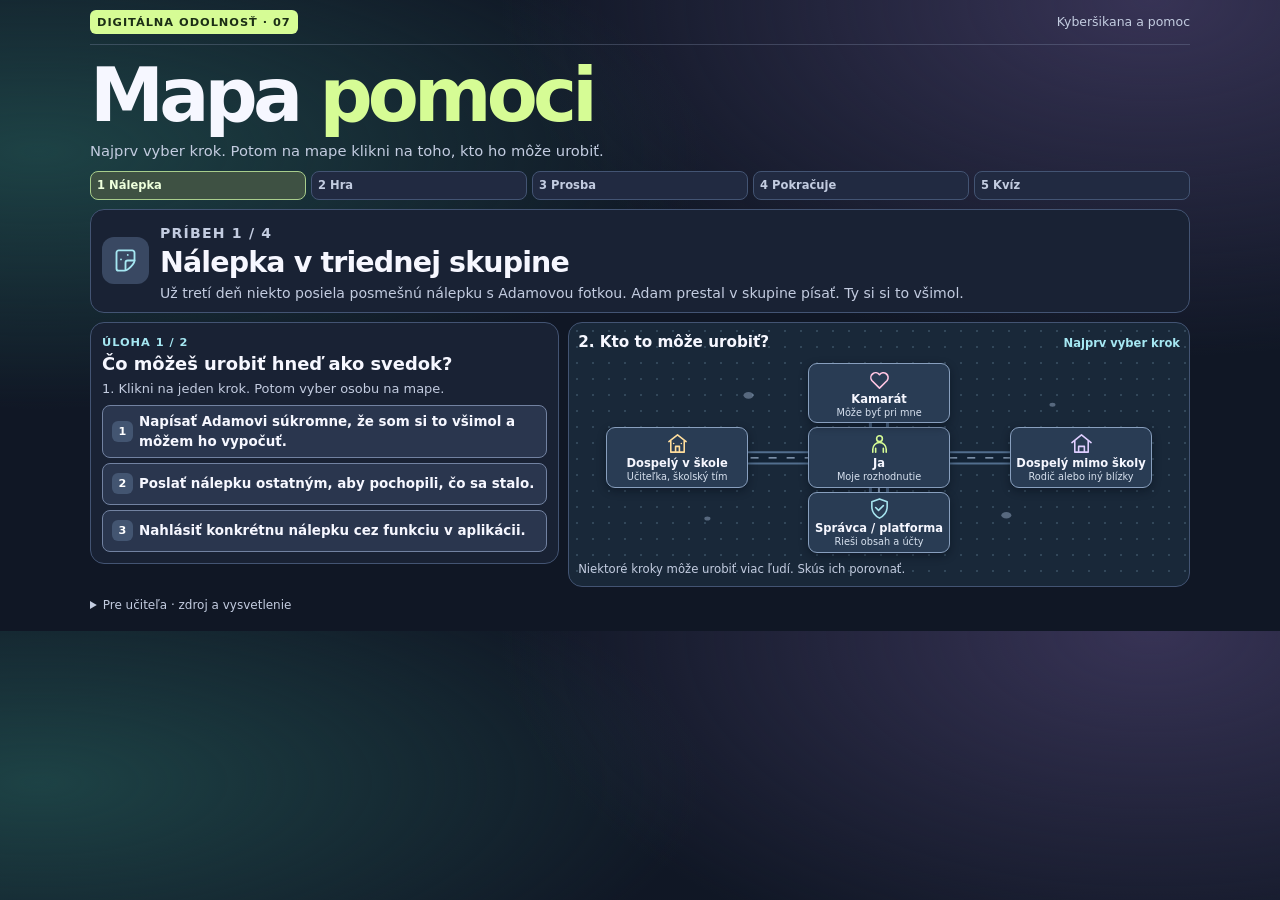
<file: orange/7.html>
<!doctype html><html lang="sk"><head><meta charset="utf-8"><meta name="viewport" content="width=device-width,initial-scale=1"><meta name="color-scheme" content="dark"><title>Mapa pomoci · Kyberšikana</title>
<style>
:root{--bg:#101725;--panel:#192234;--edge:#435473;--text:#f6f7ff;--soft:#c3cce0;--lime:#d6fc95;--ice:#a5e7f2;--rose:#ffc7bb}*{box-sizing:border-box}body{margin:0;color:var(--text);background:radial-gradient(ellipse at 90% 0,#373355 0,transparent 40%),radial-gradient(ellipse at 3% 24%,#1d4245 0,transparent 38%),var(--bg);font:16px/1.44 system-ui,Segoe UI,sans-serif}button{font:inherit;color:inherit;cursor:pointer;touch-action:manipulation}button:disabled{cursor:default}button:focus-visible,[tabindex="-1"]:focus-visible,summary:focus-visible,a:focus-visible{outline:3px solid #fff0a0;outline-offset:3px}h1,h2,h3,p{margin:0}.wrap{width:min(1100px,calc(100% - 30px));margin:auto}.top{display:flex;justify-content:space-between;align-items:center;gap:8px;padding:10px 0;border-bottom:1px solid #8594af50;color:var(--soft);font-size:.78rem}.brand,.eyebrow{font-size:.71rem;font-weight:850;letter-spacing:.085em;text-transform:uppercase}.brand{background:var(--lime);color:#1b2e15;padding:4px 7px;border-radius:6px;white-space:nowrap}.hero{padding:15px 0 10px}.hero h1{font-size:clamp(2.5rem,7vw,4.65rem);letter-spacing:-.065em;line-height:.98}.hero h1 span{color:var(--lime)}.hero p{margin-top:7px;color:var(--soft);font-size:.92rem}.progress{display:grid;grid-template-columns:repeat(5,minmax(0,1fr));list-style:none;gap:5px;padding:0;margin:0 0 9px}.progress li{border:1px solid var(--edge);border-radius:8px;background:#212a41;color:var(--soft);font-size:.72rem;padding:5px 6px;font-weight:750}.progress [aria-current]{background:#3e5143;border-color:#a8cd8c;color:#edffdc}.progress .done{color:var(--lime)}.case,.work,.map,.summary{border:1px solid var(--edge);background:var(--panel);border-radius:14px}.case{display:flex;align-items:center;gap:11px;padding:9px 11px;margin-bottom:9px}.case-icon{display:grid;place-items:center;width:47px;height:47px;flex:none;border-radius:12px;background:#394862;color:var(--ice)}.case-icon svg{width:27px;height:27px}.case h2,.summary h2{font-size:clamp(1.25rem,3vw,1.78rem);line-height:1.1;letter-spacing:-.03em}.case p{margin-top:4px;color:var(--soft);font-size:.88rem}.layout{display:grid;grid-template-columns:minmax(0,.86fr) minmax(0,1.14fr);gap:9px;align-items:start}.work,.summary{padding:11px}.eyebrow{color:var(--ice);margin-bottom:4px}.work h3{line-height:1.14;font-size:1.12rem}.help{margin:5px 0 7px;color:var(--soft);font-size:.81rem}.opts{display:grid;gap:5px}.btn,.option{min-height:42px;padding:6px 9px;border:1px solid #7282a1;background:#2a364e;border-radius:8px;font-weight:750;font-size:.84rem}.btn:hover:not(:disabled),.option:hover:not(:disabled){background:#3b4d68}.btn.primary{background:var(--lime);border-color:var(--lime);color:#203119}.btn.primary:hover{background:#edffce}.option{text-align:left;display:flex;gap:6px;align-items:center}.option[aria-pressed=true]{border-color:var(--lime);box-shadow:0 0 0 1px var(--lime) inset;background:#3c4d40;color:#f3ffdc}.option.quiz-right{border-color:#a6d699;background:#344b40}.option.quiz-wrong{border-color:#e3aaad;background:#4c374a}.opt-num{flex:none;display:grid;place-items:center;background:#435571;border-radius:6px;width:21px;height:21px;font-size:.7rem;color:white}.out{margin:7px 0 0;padding:7px 9px;border-radius:8px;background:#25364d;border-left:3px solid var(--ice);font-size:.83rem}.out.yes{background:#31483d;border-color:var(--lime)}.out.no{background:#463146;border-color:var(--rose)}.out strong{display:block}.buttons{display:flex;flex-wrap:wrap;gap:5px;margin-top:7px}.map{padding:9px;background:radial-gradient(circle,#789db244 1px,transparent 1px) 0 0/16px 16px,#192839;overflow:hidden}.map-top{display:flex;align-items:center;justify-content:space-between;gap:4px;flex-wrap:wrap;margin:0 0 4px}.map-top h3{font-size:.95rem}.map-top span{color:var(--ice);font-size:.72rem;font-weight:780}.stations{position:relative;isolation:isolate;display:grid;grid-template-columns:repeat(3,minmax(0,1fr));grid-template-rows:repeat(3,minmax(59px,auto));gap:4px;align-items:center;justify-items:center;padding:5px 0}.tracks{z-index:-1;position:absolute;inset:0;width:100%;height:100%;pointer-events:none}.place{--color:#a6e4ef;width:min(142px,100%);min-width:0;min-height:54px;border:1px solid #889fbe;border-radius:9px;background:#293c54;padding:4px 3px;display:grid;justify-items:center;gap:2px;text-align:center;box-shadow:0 3px 8px #050c1670}.place svg{width:23px;height:23px;color:var(--color)}.place b{font-size:.72rem;line-height:1.12}.place small{font-size:.61rem;color:#d6e0ee;line-height:1.1}.place[data-person="me"]{grid-area:2/2;--color:#d6fc95}.place[data-person="friend"]{grid-area:1/2;--color:#ffc5e2}.place[data-person="school"]{grid-area:2/1;--color:#ffdd9c}.place[data-person="home"]{grid-area:2/3;--color:#dfceff}.place[data-person="admin"]{grid-area:3/2;--color:#a6e4ef}.place:not(:disabled):hover{background:#425a72;border-color:#f2faff}.place.is-ready{border-color:#a9ced7}.place.right{background:#355046;border-color:var(--lime);box-shadow:0 0 0 1px var(--lime)}.place.wrong{background:#533b4c;border-color:var(--rose)}.map-note{color:var(--soft);font-size:.73rem;padding-top:3px}.summary{max-width:710px}.summary h2{margin-bottom:6px}.summary p,.summary li{font-size:.89rem}.summary ul{padding-left:20px}.summary li{margin:4px 0}.foot{padding:10px 0 16px;font-size:.75rem;color:var(--soft)}.foot summary{cursor:pointer}.foot a{color:var(--ice)}.foot p{margin-top:4px}.sr{position:absolute;clip-path:inset(50%);height:1px;width:1px;overflow:hidden;white-space:nowrap}
@media(max-width:675px){.wrap{width:calc(100% - 16px)}.layout{grid-template-columns:1fr}.hero{padding:9px 0 8px}.hero p{font-size:.81rem}.case{padding:7px}.case-icon{width:35px;height:35px}.case p{font-size:.81rem}.progress li{font-size:.64rem;padding:4px}.map{padding:7px}.stations{grid-template-rows:repeat(3,minmax(55px,auto))}.place{min-height:50px}.place b{font-size:.68rem}.place small{font-size:.58rem}}@media(max-width:370px){.progress .long{display:none}.progress [aria-current] .long{display:inline}.progress li{text-align:center}}
</style></head>
<body><header class="wrap top"><span class="brand">Digitálna odolnosť · 07</span><span>Kyberšikana a pomoc</span></header>
<main class="wrap"><header class="hero"><h1>Mapa <span>pomoci</span></h1><p>Najprv vyber krok. Potom na mape klikni na toho, kto ho môže urobiť.</p></header><noscript><p>Otvor súbor v prehliadači so zapnutým JavaScriptom.</p></noscript><div id="app"></div><p id="live" class="sr" role="status"></p></main>
<footer class="wrap foot"><details><summary>Pre učiteľa · zdroj a vysvetlenie</summary><p>Príbehy sú vymyslené. Mapa ukazuje možné kroky, ktoré sa dajú kombinovať. Podpora spolužiaka, pomoc dospelého a zásah v aplikácii majú rôzne úlohy.</p><p>Východisko: <a href="https://www.unicef.org/stories/how-to-stop-cyberbullying" target="_blank" rel="noopener noreferrer">UNICEF: Cyberbullying – what it is and how to stop it</a>.</p></details></footer>
<script>
(()=>{
'use strict';
const app=document.querySelector('#app'), live=document.querySelector('#live');
const icons={
 me:'<circle cx="12" cy="7" r="3"/><path d="M5 21v-3a7 7 0 0 1 14 0v3M8 17v4m8-4v4"/>',
 friend:'<path d="M12 21 4 13a5 5 0 0 1 8-6 5 5 0 0 1 8 6Z"/>',
 school:'<path d="m3 10 9-7 9 7M5 9v12h14V9M10 21v-6h4v6m-6-9h.01m8 0h.01"/>',
 home:'<path d="m2 11 10-8 10 8m-3-2v12H5V9m4 12v-6h6v6"/>',
 admin:'<path d="M12 22c-4-2-8-6-8-12V5l8-3 8 3v5c0 6-4 10-8 12Z"/><path d="m8 11 3 3 5-5"/>',
 sticker:'<path d="M20 12v-7a2 2 0 0 0-2-2H6a2 2 0 0 0-2 2v14a2 2 0 0 0 2 2h5c3 0 9-6 9-9Z"/><path d="M20 12h-6a2 2 0 0 0-2 2v6m-4-9h.01m6-4h.01"/>',
 game:'<path d="M7 6h10a5 5 0 0 1 5 4l1 5c1 4-3 5-5 3l-2-2H8l-2 2c-2 2-6 1-5-3l1-5a5 5 0 0 1 5-4Z"/><path d="M5 11h6m-3-3v6m9-3h.01m3 2h.01"/>',
 alarm:'<path d="M12 2 2 21h20Z"/><path d="M12 9v5m0 3h.01"/>',
 repeat:'<path d="M3 10a8 8 0 0 1 14-5l3 3m0-5v5h-5m6 6a8 8 0 0 1-14 5l-3-3m0 5v-5h5"/>'
};
const svg=k=>'<svg aria-hidden="true" viewBox="0 0 24 24" fill="none" stroke="currentColor" stroke-width="1.65" stroke-linecap="round" stroke-linejoin="round">'+icons[k]+'</svg>';
const people={
 me:['Ja','Moje rozhodnutie'],
 friend:['Kamarát','Môže byť pri mne'],
 school:['Dospelý v škole','Učiteľka, školský tím'],
 home:['Dospelý mimo školy','Rodič alebo iný blízky'],
 admin:['Správca / platforma','Rieši obsah a účty']
};
const act=(label,ok,reason)=>({label,ok,reason});
const bad=(label,reason)=>act(label,{},reason);
const cases=[
 {short:'Nálepka',icon:'sticker',title:'Nálepka v triednej skupine',story:'Už tretí deň niekto posiela posmešnú nálepku s Adamovou fotkou. Adam prestal v skupine písať. Ty si si to všimol.',tasks:[
 {title:'Čo môžeš urobiť hneď ako svedok?',options:[
 act('Napísať Adamovi súkromne, že som si to všimol a môžem ho vypočuť.',{me:'Aj krátke „Vidím, čo sa deje. Som tu, ak chceš.“ môže Adamovi ukázať, že na to nie je sám.',friend:'Aj iný spolužiak, ktorý to vidí, sa môže Adamovi ozvať a vypočuť ho.'},'Tento krok vie urobiť ten, kto si situáciu všimol – ty alebo ďalší kamarát.'),
 bad('Poslať nálepku ostatným, aby pochopili, čo sa stalo.','Tým by ju videlo ešte viac ľudí. Pomoc si môžeš vypýtať opisom situácie bez preposlania nálepky.'),
 act('Nahlásiť konkrétnu nálepku cez funkciu v aplikácii.',{me:'Ako svedok môžeš nahlásiť konkrétny obsah, ak to aplikácia umožňuje.',friend:'Aj ďalší svedok môže nahlásiť príspevok, ktorý vidí.'},'Správca môže nahlásenie posúdiť. Nahlásiť obsah však môžeš aj ty alebo iný svedok.')]},
 {title:'Adam hovorí, že sa nálepka objavuje znova. Kto s čím pomôže?',options:[
 act('Dohodnúť sa s Adamom, ako riešiť opakované ubližovanie v triede.',{school:'Učiteľka alebo školský tím môže situáciu riešiť v triede a dohodnúť s Adamom ďalší postup.'},'V tomto kroku ide o riešenie v triede. Kamarát alebo rodič môže Adama podporiť, ale školské kroky rieši dospelý v škole.'),
 act('Posúdiť nahlásenú nálepku a podľa pravidiel ju odstrániť.',{admin:'Správca alebo platforma môže zasiahnuť tam, kde má oprávnenie. Kópie mimo skupiny tým nemusia zmiznúť.'},'O odstránení cudzieho príspevku môže rozhodnúť správca alebo platforma.'),
 bad('Povedať Adamovi, že ak sa neozve verejne, problém sa ho netýka.','Adam nemusí vystúpiť pred skupinou, aby dostal pomoc.')]}]},
 {short:'Hra',icon:'game',title:'Správy v hernom chate',story:'Po troch zápasoch ti jeden hráč znovu posiela posmešné súkromné správy. Spoluhráčka Mia vie, čo sa deje, ale nevie, ako pomôcť.',tasks:[
 {title:'Ako môžeš obmedziť kontakt?',options:[
 act('Zablokovať účet vo svojom profile, ak to hra umožňuje.',{me:'Zablokovanie vo vlastnom účte môže obmedziť kontakt. Stále sa môžeš niekomu zdôveriť.'},'Blokovanie vo vlastnom účte vieš urobiť ty; niekto ti pritom môže pomôcť.'),
 bad('Odpovedať rovnakými urážkami, aby prestal.','Odplata môže konflikt vystupňovať. Nemusíš na správy reagovať.'),
 act('Posúdiť nahlásený účet a prípadne zasiahnuť podľa pravidiel hry.',{admin:'Nahlásenie spracúva moderátor alebo platforma. Výsledok nemusí byť okamžitý.'},'Ty vieš podať nahlásenie. O zásahu do cudzieho účtu rozhoduje platforma.')]},
 {title:'Ako získaš oporu aj mimo hry?',options:[
 act('Vypočuť ma a pomôcť mi dohodnúť ďalší krok.',{friend:'Mia ťa môže vypočuť a ponúknuť, že pôjde s tebou po pomoc.',home:'Dôveryhodný dospelý mimo školy ťa môže vypočuť a pomôcť ti premyslieť ďalší krok.',school:'Dôveryhodný dospelý v škole ťa môže vypočuť aj vtedy, keď sa to začalo mimo školy.'},'Správca rieši pravidlá hry. Osobnú oporu ti skôr dá kamarát alebo dôveryhodný dospelý.'),
 bad('Požiadať ostatných, aby hráčovi vypisovali, kým neprestane.','Hromadné vypisovanie môže ublížiť ďalším ľuďom a problém zhoršiť.'),
 act('Ukázať alebo opísať správy dôveryhodnému dospelému bez ich ďalšieho šírenia.',{me:'Môžeš ukázať pôvodné správy na svojom zariadení. Tak dospelý uvidí, čo sa opakuje.',friend:'Mia ti môže pomôcť vysvetliť, čo videla, bez toho, aby obsah ďalej rozosielala.'},'Dospelý môže správy vidieť a pomôcť. Pôvodnú situáciu mu môžeš ukázať ty alebo ju môže opísať svedok.')]}]},
 {short:'Prosba',icon:'alarm',title:'„Nechcem, aby to všetci vedeli.“',story:'Sofia ti ukáže opakované ponižujúce správy. Bojí sa, že sa to zhorší, ak sa o nich dozvie celá trieda.',tasks:[
 {title:'Ako zareaguješ na Sofiinu prosbu?',options:[
 act('Vypočuť ju v súkromí a spýtať sa, čo by jej pomohlo.',{me:'Môžeš ju vypočuť bez toho, aby si správy ukazoval celej triede.',friend:'Dobrý kamarát môže byť pri nej a pomôcť jej premyslieť ďalší krok.'},'Toto je priama podpora: vieš ju ponúknuť ty alebo niekto, komu Sofia dôveruje.'),
 bad('Sľúbiť, že to za žiadnych okolností nikomu nepoviem.','Sofiino súkromie môžeš chrániť, no nesľubuj, že zostanete bez pomoci, ak sa bude ubližovanie opakovať alebo sa necíti bezpečne.'),
 bad('Zverejniť správy v triednej skupine, aby sa ostatní postavili na jej stranu.','Zverejnenie môže Sofii ublížiť znova. Citlivé detaily radšej riešte v súkromí.')]},
 {title:'Sofia už nechce byť na riešenie sama. Kto môže pomôcť?',options:[
 act('Ponúknuť, že pôjdem so Sofiou za dospelým, ktorému verí.',{me:'Môžeš ísť so Sofiou. Nemusí celý príbeh rozprávať sama.',friend:'Aj iný kamarát, ktorému Sofia dôveruje, ju môže sprevádzať.'},'Sprevádzať ju môžeš ty alebo kamarát, ktorému verí.'),
 act('Vypočuť Sofiu a dohodnúť, ako bezpečne pokračovať.',{school:'Dospelý v škole môže so Sofiou dohodnúť ďalšie kroky a podľa situácie zapojiť školský tím.',home:'Dospelý mimo školy, ktorému verí, môže pomôcť zvoliť postup a podľa potreby osloviť školu.'},'Pri opakovanom ubližovaní je na tento krok vhodný dôveryhodný dospelý.'),
 bad('Čakať, kým sama nazbiera dosť dôkazov, a dovtedy nič nepovedať.','O pomoc sa dá požiadať aj bez hotových dôkazov. Stačí začať tým, čo vie opísať.')]}]},
 {short:'Pokračuje',icon:'repeat',title:'Jeden príspevok zmizol, ďalší pribudol',story:'Správca zmazal posmešný príspevok o tebe, no na druhý deň ho niekto vložil do inej skupiny. Prvý dospelý to považoval za ojedinelý vtip.',tasks:[
 {title:'Ako ukážeš, že problém pokračuje?',options:[
 act('Povedať ďalšiemu dôveryhodnému dospelému, kde a kedy sa to zopakovalo.',{me:'Pomenuj dve konkrétne veci: kde sa to deje a že to pokračovalo aj po zmazaní.',friend:'Kamarát, ktorý to videl, môže s tebou dospelému opísať, čo sa zopakovalo.'},'Nové informácie môže priniesť ten, koho sa to týka, alebo svedok.'),
 bad('Dať kópiu na svoj profil ako dôkaz.','Na vysvetlenie stačí opis alebo ukážka pôvodného chatu dôveryhodnému dospelému. Verejné zdieľanie môže šírenie rozšíriť.'),
 act('Posúdiť príspevok v druhej skupine, ak tam má oprávnenie zasiahnuť.',{admin:'Druhá skupina môže mať iného správcu. Nahlásenie patrí tam, kde sa obsah práve objavuje.'},'V cudzej skupine môže obsah riešiť správca s oprávnením alebo platforma.')]},
 {title:'Koho môžeš osloviť, ak prvá pomoc nestačila?',options:[
 act('Vypočuť nové informácie a pomôcť dohodnúť ďalší krok.',{school:'Môžeš osloviť inú učiteľku, školského psychológa alebo iného dospelého v škole, ktorému dôveruješ.',home:'Môžeš osloviť rodiča alebo iného blízkeho dospelého, ktorému dôveruješ. Spolu môžete kontaktovať školu.'},'Ak prvá reakcia nepomohla, môžeš skúsiť ďalšieho dôveryhodného dospelého.'),
 bad('Nechať to tak, lebo jeden dospelý to už označil za vtip.','To, že prvý dospelý situáciu nepochopil, neznamená, že nemáš právo obrátiť sa na niekoho iného.'),
 act('Byť pri mne, kým znovu požiadam o pomoc.',{friend:'Kamarát ťa môže sprevádzať. Opakované ubližovanie však nemusíte vyriešiť sami.',school:'Dôveryhodný dospelý v škole ťa môže podporiť pri ďalšom rozhovore.',home:'Dôveryhodný dospelý mimo školy môže ísť s tebou napríklad na rozhovor do školy.'},'Pri ďalšom rozhovore ti môže byť oporou kamarát alebo dôveryhodný dospelý.')]}]}
];
const quiz=[
 {q:'Niekto sa v skupine opakovane vysmieva spolužiačke. Ako jej môžeš pomôcť ako svedok?',o:['Pošlem ukážku spolužiakom, aby sa jej zastali.','Ozvem sa jej súkromne a ponúknem pomoc bez preposielania obsahu.','Počkám, kým sa najprv ozve verejne.'],ok:1,why:'Súkromná podpora jej necháva priestor rozhodnúť sa, čo chce povedať. Preposlanie môže šíriť ubližujúci obsah ďalej.'},
 {q:'Správca zmazal posmešný príspevok. Čo z toho vieš?',o:['Všetky kópie sa tým vymazali.','Už nemá zmysel povedať to niekomu dospelému.','Príspevok zmizol z miesta, kde správca zasiahol. Kópie inde môžu zostať.'],ok:2,why:'Zásah správcu pomáha zastaviť šírenie na konkrétnom mieste. O ďalších skupinách alebo uložených kópiách ešte nič nevieš.'},
 {q:'Prvý dospelý situáciu podcenil a ubližovanie pokračuje. Čo má zmysel skúsiť?',o:['Oslovím iného dospelého, ktorému dôverujem, a poviem, čo sa zopakovalo.','Najprv musím dokázať, že ide o kyberšikanu.','Budem reagovať rovnakým spôsobom, nech to ten človek zažije.'],ok:0,why:'Môžeš požiadať o pomoc znova. Popíš, čo sa deje, kde a kedy; nemusíš sám rozhodnúť, ako sa to má nazvať.'}
];
const own=(obj,key)=>Object.prototype.hasOwnProperty.call(obj,key);
let s;
function reset(){s={i:0,t:0,a:null,who:null,passed:false,phase:'map',q:0,picks:[]};}
const current=()=>cases[s.i];
const task=()=>current().tasks[s.t];
function clearStep(){s.a=null;s.who=null;s.passed=false;}
function progress(){
 return '<ol class="progress" aria-label="Postup hry">'+[...cases.map(c=>c.short),'Kvíz'].map((n,i)=>{
  const active=s.phase==='map'?s.i:cases.length;
  return '<li '+(i===active&&s.phase!=='end'?'aria-current="step"':i<active||s.phase==='end'?'class="done"':'')+'>'+(i+1)+' <span class="long">'+n+'</span></li>';
 }).join('')+'</ol>';
}
function banner(c){
 return '<header class="case"><div class="case-icon">'+svg(c.icon)+'</div><div><p class="eyebrow">Príbeh '+(s.i+1)+' / '+cases.length+'</p><h2 id="title" tabindex="-1">'+c.title+'</h2><p>'+c.story+'</p></div></header>';
}
function track(){
 const destination={friend:'300 50',school:'100 150',home:'500 150',admin:'300 250'}[s.who];
 const color=s.who&&own(task().options[s.a].ok,s.who)?'#d6fc95':'#ffc7bb';
 const active=destination?'<path d="M300 150L'+destination+'" stroke="'+color+'" stroke-width="5" fill="none" stroke-linecap="round"/>':'';
 return '<svg class="tracks" aria-hidden="true" viewBox="0 0 600 300" preserveAspectRatio="none"><path d="M100 150H500M300 50v200" fill="none" stroke="#526e8e" stroke-width="20"/><path d="M100 150H500M300 50v200" fill="none" stroke="#132335" stroke-width="14"/><path d="M100 150H500M300 50v200" fill="none" stroke="#9cb2cd" stroke-width="2" stroke-dasharray="8 10"/>'+active+'<g fill="#b3c7e5" opacity=".4"><circle cx="170" cy="56" r="5"/><circle cx="427" cy="236" r="5"/><circle cx="473" cy="70" r="3"/><circle cx="129" cy="241" r="3"/></g></svg>';
}
function map(){
 const selected=s.a===null?null:task().options[s.a], label=selected?'Klikni na osobu na mape':'Najprv vyber krok';
 return '<section class="map" id="map" aria-labelledby="map-title"><div class="map-top"><h3 id="map-title" tabindex="-1">2. Kto to môže urobiť?</h3><span>'+label+'</span></div><div class="stations">'+track()+Object.entries(people).map(([k,[name,description]])=>{
  const verdict=s.who===k?(own(selected.ok,k)?'right':'wrong'):'';
  return '<button type="button" aria-pressed="'+(s.who===k)+'" class="place '+(selected?'is-ready ':'')+verdict+'" data-person="'+k+'" '+(selected?'':'disabled')+'>'+svg(k)+'<b>'+name+'</b><small>'+description+'</small></button>';
 }).join('')+'</div><p class="map-note">Niektoré kroky môže urobiť viac ľudí. Skús ich porovnať.</p></section>';
}
function outcome(){
 if(!s.who)return '';
 const a=task().options[s.a], ok=own(a.ok,s.who), any=Object.keys(a.ok).length>0, multiple=Object.keys(a.ok).length>1;
 return '<p id="out" tabindex="-1" class="out '+(ok?'yes':'no')+'"><strong>'+(ok?'Toto je vhodná cesta.':any?'Tento krok priraď inam.':'Tento krok by nepomohol.')+'</strong>'+(ok?a.ok[s.who]:a.reason)+(ok&&multiple?' Môžeš na mape skúsiť aj inú osobu.':!ok&&!any?' Vyber iný krok.':'')+'</p>';
}
function board(){
 const t=task();
 return banner(current())+'<div class="layout"><section class="work" aria-labelledby="prompt"><p class="eyebrow">Úloha '+(s.t+1)+' / '+current().tasks.length+'</p><h3 id="prompt" tabindex="-1">'+t.title+'</h3><p class="help">1. Klikni na jeden krok. Potom vyber osobu na mape.</p><div class="opts">'+t.options.map((a,i)=>'<button type="button" class="option" data-action="'+i+'" aria-pressed="'+(i===s.a)+'"><span class="opt-num" aria-hidden="true">'+(i+1)+'</span>'+a.label+'</button>').join('')+'</div>'+(s.a!==null?'<p class="help"><strong>Krok '+(s.a+1)+' je vybraný.</strong> <button class="btn" type="button" data-jump>Prejsť na mapu →</button></p>':'')+outcome()+(s.passed?'<div class="buttons"><button type="button" class="btn primary" data-next>'+(s.t+1<current().tasks.length?'Ďalšia úloha':s.i+1<cases.length?'Ďalší príbeh':'Spustiť záverečný kvíz')+' →</button></div>':'')+'</section>'+map()+'</div>';
}
function question(){
 const q=quiz[s.q], n=s.picks[s.q], answered=n!==undefined;
 return '<section class="summary" aria-labelledby="title"><p class="eyebrow">Záverečný kvíz · '+(s.q+1)+' / '+quiz.length+'</p><h2 id="title" tabindex="-1">'+q.q+'</h2><div class="opts">'+q.o.map((o,i)=>'<button type="button" class="option '+(answered&&i===q.ok?'quiz-right':answered&&i===n?'quiz-wrong':'')+'" data-answer="'+i+'" '+(answered?'disabled':'')+'><span class="opt-num" aria-hidden="true">'+(i+1)+'</span>'+o+(answered?(i===q.ok?' ✓':i===n?' ×':''):'')+'</button>').join('')+'</div>'+(answered?'<p id="out" tabindex="-1" class="out '+(n===q.ok?'yes':'no')+'"><strong>'+(n===q.ok?'Správne.':'Pozri označenú odpoveď.')+'</strong>'+q.why+'</p><div class="buttons"><button type="button" class="btn primary" data-qnext>'+(s.q+1===quiz.length?'Zobraziť výsledok':'Ďalšia otázka')+' →</button></div>':'')+'</section>';
}
function finish(){
 const score=quiz.reduce((n,q,i)=>n+(s.picks[i]===q.ok?1:0),0);
 return '<section class="summary"><p class="eyebrow">Mapa prejdená</p><h2 id="title" tabindex="-1">Výsledok kvízu: '+score+' / '+quiz.length+'</h2><ul><li><strong>Ako svedok:</strong> nepridávam sa k šíreniu a môžem ponúknuť podporu.</li><li><strong>Keď sa to opakuje:</strong> požiadam dôveryhodného dospelého o pomoc. Ak prvá pomoc nestačí, môžem sa obrátiť na niekoho iného.</li><li><strong>V aplikácii:</strong> môžem využiť blokovanie alebo nahlásenie, ak sú dostupné. O odstránení cudzieho obsahu rozhoduje správca alebo platforma.</li></ul><p><strong>Na zamyslenie:</strong> Ktoré dve miesta na mape by si vedel využiť aj mimo tejto hry?</p><div class="buttons"><button type="button" class="btn primary" data-reset>Skúsiť inú cestu od začiatku ↻</button></div></section>';
}
function render(focus){
 app.innerHTML=progress()+(s.phase==='map'?board():s.phase==='quiz'?question():finish());
 if(focus)app.querySelector(focus)?.focus();
}
app.addEventListener('click',e=>{
 const b=e.target.closest('button');if(!b||b.disabled)return;
 const d=b.dataset;
 if('reset' in d){reset();render('#title');return}
 if(s.phase==='map'){
  if('action' in d){s.a=+d.action;s.who=null;live.textContent='Krok vybraný. Teraz vyber osobu na mape.';render('[data-action="'+s.a+'"]');return}
  if('jump' in d){app.querySelector('#map-title')?.focus();return}
  if('person' in d&&s.a!==null&&own(people,d.person)){
   s.who=d.person;
   s.passed=s.passed||own(task().options[s.a].ok,s.who);
   render('#out');return;
  }
  if('next' in d&&s.passed){
   clearStep();s.t++;
   if(s.t>=current().tasks.length){s.i++;s.t=0;if(s.i>=cases.length)s.phase='quiz';render('#title');}
   else render('#prompt');
   return;
  }
 }
 if(s.phase==='quiz'){
  if('answer' in d&&s.picks[s.q]===undefined){s.picks[s.q]=+d.answer;render('#out');return}
  if('qnext' in d&&s.picks[s.q]!==undefined){s.q++;if(s.q===quiz.length)s.phase='end';render('#title')}
 }
});
reset();render();
})();
</script></body></html>
</file>
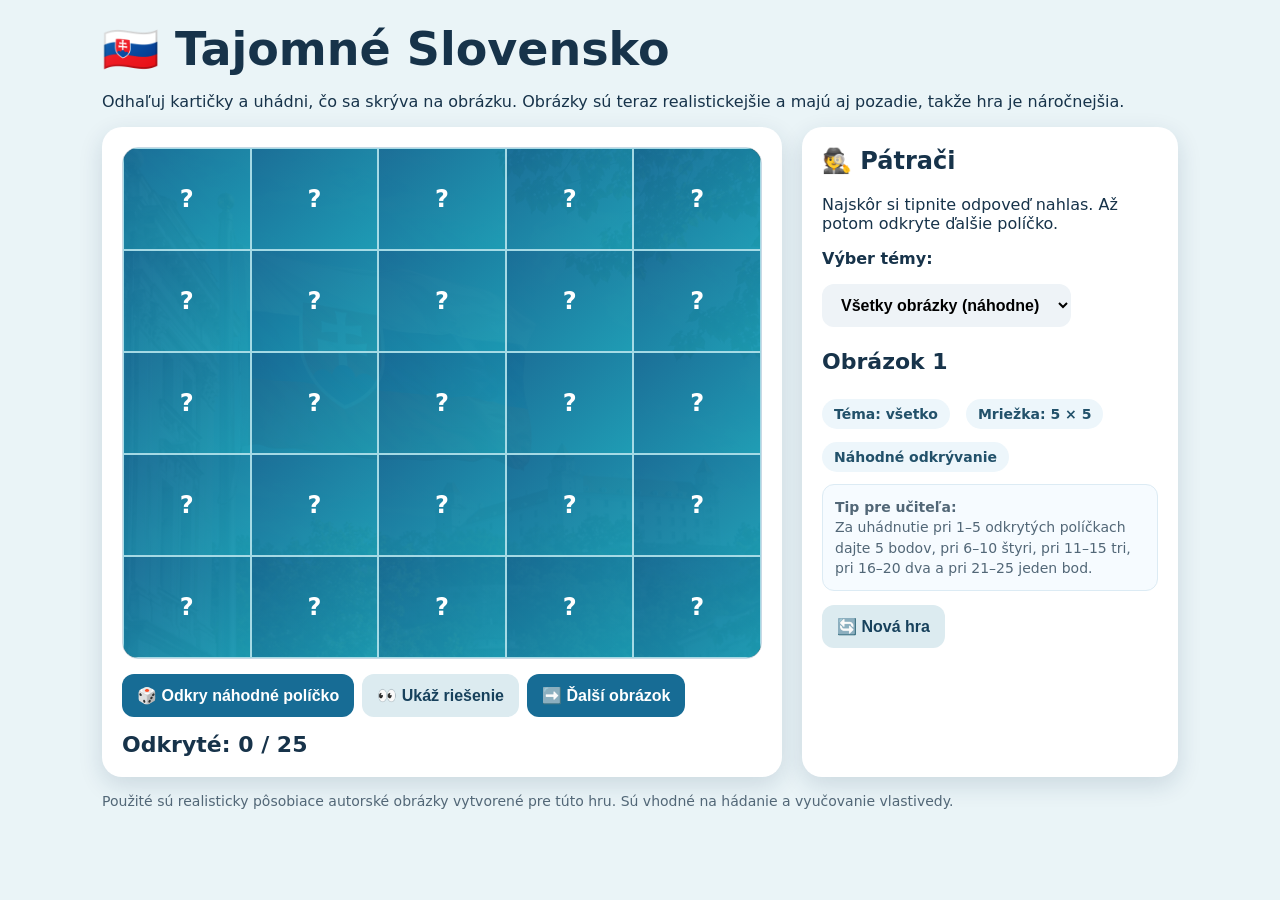
<file: sikulik/tajomne_slovensko/tajomne_slovensko.html>
<!doctype html>
<html lang="sk">
<head>
<meta charset="utf-8">
<meta name="viewport" content="width=device-width,initial-scale=1">
<title>Tajomné Slovensko – realistická verzia</title>
<style>
  :root{
    --bg:#eaf4f7; --text:#17334a; --accent:#176c95; --accent2:#1b9bb3;
    --panel:#ffffff; --muted:#526777; --soft:#dcebf0;
  }
  *{box-sizing:border-box}
  body{margin:0;background:var(--bg);color:var(--text);font-family:system-ui,Arial,sans-serif}
  main{max-width:1120px;margin:auto;padding:22px}
  h1{margin:0 0 8px;font-size:clamp(28px,4vw,46px)}
  h2{margin-top:0}
  .panel{background:var(--panel);border-radius:20px;padding:20px;box-shadow:0 8px 25px rgba(17,50,82,.14)}
  .layout{display:grid;grid-template-columns:minmax(300px,680px) 1fr;gap:20px}
  .stage{position:relative;aspect-ratio:5/4;border-radius:16px;overflow:hidden;background:#dce8f2;border:1px solid #c8d9e5}
  .stage img{width:100%;height:100%;object-fit:cover;background:#fff;display:block}
  .tiles{position:absolute;inset:0;display:grid;grid-template-columns:repeat(5,1fr);grid-template-rows:repeat(5,1fr)}
  .tile{
    background:
      linear-gradient(140deg,rgba(23,108,149,.97),rgba(27,155,179,.97)),
      repeating-linear-gradient(45deg,rgba(255,255,255,.06) 0 8px,rgba(255,255,255,.02) 8px 16px);
    border:1px solid rgba(180,228,237,.9);
    display:grid;place-items:center;color:white;font-size:24px;font-weight:800;
    transition:opacity .25s, transform .15s, filter .15s;
    user-select:none;
  }
  .tile.off{opacity:0;pointer-events:none}
  .tile:hover{filter:brightness(1.12);cursor:pointer;transform:scale(.98)}
  button,select{border:0;border-radius:12px;padding:12px 15px;font-size:16px;font-weight:700;cursor:pointer}
  button{background:var(--accent);color:white}
  button:disabled{opacity:.45;cursor:default}
  .secondary{background:var(--soft);color:#17415c}
  .controls{display:flex;gap:8px;flex-wrap:wrap;margin:15px 0}
  .stat{font-size:22px;font-weight:800}
  .fact{background:#eef8e7;border-left:5px solid #6ca744;padding:12px;border-radius:9px;margin-top:12px}
  .small{color:var(--muted);font-size:14px;line-height:1.45}
  .answer{font-size:24px;font-weight:800;margin:10px 0}
  select{background:#eef3f7;max-width:100%}
  .pill{display:inline-block;background:#edf6fb;color:#22516a;border-radius:999px;padding:7px 12px;font-weight:700;font-size:14px;margin:3px 6px 0 0}
  .meta{display:flex;flex-wrap:wrap;gap:10px;margin-top:8px}
  .help{background:#f6fbff;border:1px solid #dcebf4;border-radius:12px;padding:12px;margin-top:12px}
  @media(max-width:760px){.layout{grid-template-columns:1fr}}
</style>
</head>
<body>
<main>
  <h1>🇸🇰 Tajomné Slovensko</h1>
  <p>Odhaľuj kartičky a uhádni, čo sa skrýva na obrázku. Obrázky sú teraz realistickejšie a majú aj pozadie, takže hra je náročnejšia.</p>

  <div class="layout">
    <section class="panel">
      <div class="stage">
        <img id="picture" alt="Skrytý obrázok zo Slovenska">
        <div class="tiles" id="tiles"></div>
      </div>

      <div class="controls">
        <button id="reveal">🎲 Odkry náhodné políčko</button>
        <button class="secondary" id="solve">👀 Ukáž riešenie</button>
        <button id="next">➡️ Ďalší obrázok</button>
      </div>

      <div class="stat" id="count">Odkryté: 0 / 25</div>
      <div id="solution" aria-live="polite"></div>
    </section>

    <aside class="panel">
      <h2>🕵️ Pátrači</h2>
      <p>Najskôr si tipnite odpoveď nahlas. Až potom odkryte ďalšie políčko.</p>

      <label for="choice"><b>Výber témy:</b></label>
      <p>
        <select id="choice">
          <option value="all">Všetky obrázky (náhodne)</option>
          <option value="symbols">Štátne symboly</option>
          <option value="coins">Euromince</option>
          <option value="places">Miesta a mapa</option>
        </select>
      </p>

      <p id="round" class="stat">Obrázok 1</p>
      <div class="meta">
        <span class="pill" id="themePill">Téma: všetko</span>
        <span class="pill">Mriežka: 5 × 5</span>
        <span class="pill">Náhodné odkrývanie</span>
      </div>

      <div class="help small">
        <b>Tip pre učiteľa:</b><br>
        Za uhádnutie pri 1–5 odkrytých políčkach dajte 5 bodov, pri 6–10 štyri, pri 11–15 tri, pri 16–20 dva a pri 21–25 jeden bod.
      </div>

      <p style="margin-top:14px"><button class="secondary" id="restart">🔄 Nová hra</button></p>
    </aside>
  </div>

  <p class="small">Použité sú realisticky pôsobiace autorské obrázky vytvorené pre túto hru. Sú vhodné na hádanie a vyučovanie vlastivedy.</p>
</main>

<script>
const data = [
  {
    n:'Mapa Slovenska',
    cat:'places',
    f:'Slovensko má päť susedných štátov: Česko, Rakúsko, Maďarsko, Poľsko a Ukrajinu.',
    img:'plánovanie_cesty_po_slovensku.png'
  },
  {
    n:'Slovenské euromince',
    cat:'coins',
    f:'Na slovenských eurominciach nájdeš napríklad dvojkríž na trojvrší, Bratislavský hrad a Kriváň.',
    img:'slovenské_euromince_pod_lupou.png'
  },
  {
    n:'Bratislavský hrad',
    cat:'places',
    f:'Bratislavský hrad stojí nad Dunajom v hlavnom meste Slovenska – v Bratislave.',
    img:'bratislavský_hrad_nad_mestom_a_dunajom.png'
  },
  {
    n:'Kriváň',
    cat:'places',
    f:'Kriváň je známy vrch vo Vysokých Tatrách a patrí medzi symboly Slovenska.',
    img:'alpský_chodník_pod_skalnatými_štítmi.png'
  },
  {
    n:'Vlajka Slovenskej republiky',
    cat:'symbols',
    f:'Vlajka Slovenskej republiky má tri vodorovné pruhy – biely, modrý a červený – a štátny znak pri žrdi.',
    img:'slovenská_vlajka_nad_bratislavským_hradom.png'
  },
  {
    n:'Štátny znak Slovenskej republiky',
    cat:'symbols',
    f:'Na červenom štíte je strieborný dvojkríž na modrom trojvrší.',
    img:'slovenský_školský_kútik_s_erbom.png'
  },
  {
    n:'Čičmany',
    cat:'places',
    f:'Čičmany sú známe maľovanými drevenicami s bielymi ornamentmi.',
    img:'tradičná_maľovaná_chalupa_v_dedine.png'
  },
  {
    n:'Devínsky hrad',
    cat:'places',
    f:'Devínsky hrad je známa zrúcanina nad sútokom Dunaja a Moravy.',
    img:'ruiny_hradu_nad_strieborným_meandrom_váhu.png'
  },
  {
    n:'Štátne symboly Slovenskej republiky',
    cat:'symbols',
    f:'Medzi štátne symboly patria vlajka, znak, štátna pečať a hymna.',
    img:'slovenské_symboly_na_stole.png'
  },
  {
    n:'Bratislava pri Dunaji',
    cat:'places',
    f:'Bratislava leží na rieke Dunaj. Spoznáš ju aj podľa hradu a mosta SNP s UFO reštauráciou.',
    img:'bratislavská_promenáda_pri_dunaji.png'
  }
];

let deck = [];
let current = null;
let shown = 0;
let round = 0;

const tiles = document.getElementById('tiles');
const pic = document.getElementById('picture');
const solution = document.getElementById('solution');
const themePill = document.getElementById('themePill');
const themeNames = {
  all:'všetko',
  symbols:'štátne symboly',
  coins:'euromince',
  places:'miesta a mapa'
};

function shuffle(arr){
  const a = [...arr];
  for(let i=a.length-1;i>0;i--){
    const j = Math.floor(Math.random()*(i+1));
    [a[i],a[j]]=[a[j],a[i]];
  }
  return a;
}

function getFilteredData(){
  const choice = document.getElementById('choice').value;
  themePill.textContent = 'Téma: ' + themeNames[choice];
  return data.filter(x => choice === 'all' || x.cat === choice);
}

function makeDeck(){
  deck = shuffle(getFilteredData());
}

function updateCounter(){
  document.getElementById('count').textContent = `Odkryté: ${shown} / 25`;
  document.getElementById('reveal').disabled = shown >= 25;
}

function openTile(tile){
  if(tile.classList.contains('off')) return;
  tile.classList.add('off');
  shown++;
  updateCounter();
}

function revealRandomTile(){
  const closed = [...tiles.children].filter(x => !x.classList.contains('off'));
  if(!closed.length) return;
  const picked = closed[Math.floor(Math.random() * closed.length)];
  openTile(picked);
}

function showSolution(){
  [...tiles.children].forEach(x => x.classList.add('off'));
  shown = 25;
  updateCounter();
  solution.innerHTML = `<div class="answer">✅ ${current.n}</div><div class="fact">💡 ${current.f}</div>`;
}

function next(){
  if(!deck.length) makeDeck();
  current = deck.pop();
  round++;
  shown = 0;
  solution.innerHTML = '';
  pic.src = encodeURI(current.img);
  pic.alt = current.n;
  tiles.innerHTML = '';

  for(let i=0;i<25;i++){
    const t = document.createElement('div');
    t.className = 'tile';
    t.textContent = '?';
    t.addEventListener('click', ()=> openTile(t));
    tiles.appendChild(t);
  }

  document.getElementById('round').textContent = 'Obrázok ' + round;
  updateCounter();
}

document.getElementById('reveal').onclick = revealRandomTile;
document.getElementById('solve').onclick = showSolution;
document.getElementById('next').onclick = next;
document.getElementById('restart').onclick = () => {
  round = 0;
  makeDeck();
  next();
};
document.getElementById('choice').onchange = () => {
  round = 0;
  makeDeck();
  next();
};

makeDeck();
next();
</script>
</body>
</html>
</file>
<file: sikulik/dom-podstatnych-mien/style.css>
:root{font-family:'Trebuchet MS',Arial,sans-serif;color:#243b42;background:#f6f4ed;font-size:18px}*{box-sizing:border-box}body{margin:0}button,input{font:inherit}button,a{ -webkit-tap-highlight-color:transparent}button{cursor:pointer;border:0;border-radius:14px;padding:12px 20px;background:#246960;color:white;font-weight:bold;transition:transform .15s,box-shadow .15s}button:hover{transform:translateY(-2px);box-shadow:0 5px 0 #0002}button:focus-visible,a:focus-visible{outline:4px solid #df9926;outline-offset:4px}button:disabled{cursor:default;opacity:.7;transform:none}header{display:flex;justify-content:space-between;align-items:center;padding:18px 5%;border-bottom:1px solid #dcded5;background:#fff}header a{color:#246960;font-weight:900;text-decoration:none;letter-spacing:1px;font-size:.85rem}header div{display:flex;gap:10px}header button{background:#edf1e8;color:#254f47;font-size:.8rem;padding:10px 14px}main{max-width:1200px;margin:auto;padding:28px}.intro{text-align:center;margin:5px auto 24px}.eyebrow{text-transform:uppercase;letter-spacing:3px;color:#64826e;font-weight:bold;font-size:.72rem}h1{font-size:clamp(2rem,4vw,3.4rem);margin:8px 0}p{line-height:1.6}h2{margin-top:10px}.intro p{margin:8px auto;max-width:700px;color:#627274}.house{max-width:900px;margin:auto;padding:80px 6% 0;background:#f0cf9e;border:8px solid #b58c67;border-top:28px solid #a25943;border-radius:100px 100px 5px 5px;box-shadow:0 16px 0 #d5dcc6;position:relative}.house:before{content:'✦';position:absolute;top:6px;left:calc(50% - 20px);font-size:45px;color:#9b6644}.doors{display:flex;gap:6%;align-items:end}.entrance{flex:1;text-align:center}.plaque{display:block;background:#fff7de;color:#634d39;border:3px solid #ba936d;border-radius:9px;padding:10px;margin-bottom:16px;font-weight:900;letter-spacing:3px}.door{width:100%;height:260px;border:10px solid #865c48;border-bottom:0;border-radius:60px 60px 0 0;background:#387d73;position:relative;box-shadow:inset 0 0 0 7px #ffffff1c}.door:after{content:'●';position:absolute;right:15px;top:57%;color:#f7c76e}.door span{font-size:44px}.door small{display:block;font-size:.85rem;margin-top:20px}.locked{background:#8e9790}.legend{text-align:center;font-size:.85rem;margin-top:28px;color:#63726b}.room-top{display:flex;justify-content:space-between;align-items:center;gap:16px;margin-bottom:20px}.room-top h1{font-size:2rem}.chips{display:flex;gap:8px}.chip{background:#e4e9df;border-radius:12px;padding:12px;font-weight:bold}.chip.earned{background:#ffe3a0;color:#614313}.room{height:590px;position:relative;overflow:hidden;border:8px solid #fff;border-radius:24px;background:linear-gradient(#f5d5b2 0 65%,#c58f60 65%);box-shadow:0 10px 35px #3c493515}.room:before{content:'';position:absolute;left:0;right:0;bottom:0;height:35%;background:repeating-linear-gradient(80deg,transparent 0 90px,#915d3030 91px 94px)}.window{position:absolute;right:5%;top:8%;width:16%;height:32%;border:12px solid #fff6e3;background:linear-gradient(#a8dbea 65%,#8ab894 65%);box-shadow:0 5px 0 #c89571}.window:before{content:'';position:absolute;left:45%;height:100%;border-left:7px solid white}.window:after{content:'';position:absolute;top:48%;width:100%;border-top:7px solid white}.rug{position:absolute;bottom:2%;left:13%;width:65%;height:22%;border-radius:50%;background:#d28c78;border:12px solid #efd5ad;box-shadow:0 0 0 7px #86a79a}.hotspot{position:absolute;background:none;color:#243b42;padding:0;box-shadow:none!important;border-radius:16px}.hotspot:hover{filter:brightness(1.06);transform:translateY(-5px)}.hotspot .tag{display:block;background:#fffbea;border:2px solid #d5b98a;border-radius:10px;padding:8px 12px;font-size:.85rem;box-shadow:0 3px 0 #0001}.paintings{left:5%;top:10%;width:32%}.frames{display:flex;align-items:center;justify-content:center;gap:8px;margin-bottom:12px}.frame{display:grid;place-items:center;background:#e2edcf;border:9px solid #a3774e;outline:3px solid #63462e;height:108px;width:31%;font-size:42px;box-shadow:3px 5px 0 #0002}.frame:nth-child(2){transform:translateY(-12px);background:#f7e4b2}.desk{position:absolute;left:38%;top:50%;width:31%;height:28%;border-top:18px solid #aa734c;border-left:13px solid #aa734c;border-right:13px solid #aa734c}.computer{left:40%;top:25%;width:27%}.screen{background:#244c52;border:10px solid #38444b;border-radius:8px;height:125px;display:grid;place-items:center;color:#b7e2c6;font:900 29px monospace}.stand{height:23px;width:20%;margin:auto;background:#38444b}.computer .tag{position:relative;z-index:1}.toys{left:14%;bottom:6%;width:28%}.toy-icons{font-size:54px;letter-spacing:4px}.box{background:#d7a04c;border:7px solid #b77b31;border-radius:7px;padding:12px;font-size:1.1rem;color:#fff4d5}.exit{right:5%;bottom:7%;width:18%;height:190px;background:#657e72;border:9px solid #415e56;border-radius:50px 50px 5px 5px;color:white;padding:18px 4px}.exit strong{display:block;font-size:2rem;margin-bottom:16px}.room-note{text-align:center;color:#627274;font-size:.85rem}dialog{border:0;border-radius:24px;width:min(790px,94vw);max-height:92vh;padding:26px;box-shadow:0 20px 100px #0004;background:#fffef9;color:#243b42}dialog::backdrop{background:#142f37a6;backdrop-filter:blur(5px)}.dialog-head{display:flex;align-items:center;justify-content:space-between;color:#63756a;font-weight:bold;font-size:.85rem;border-bottom:1px solid #e3e6db;padding-bottom:15px;margin-bottom:20px}.dialog-head button{background:#eef0e8;color:#344b45;padding:8px 13px}.progress{height:8px;background:#e8ebdf;border-radius:8px;overflow:hidden;margin:12px 0 25px}.progress i{display:block;height:100%;background:#4c9381;transition:width .2s}.task-visual{font-size:65px;text-align:center;background:#f2efdf;border-radius:18px;padding:20px;margin:15px 0}.options{display:grid;grid-template-columns:1fr 1fr;gap:12px}.option{background:#edf0e6;color:#294a44;border:2px solid #dbe1d2;min-height:65px;font-size:1.2rem}.option.correct{background:#d5efda;border-color:#4a9965}.option.wrong{background:#ffebdd;border-color:#d88c5a}.feedback{min-height:65px;line-height:1.5;margin-top:18px;font-weight:bold}.next{display:block;margin-left:auto}.bins{display:flex;gap:12px;margin-top:24px}.bin{flex:1;min-height:110px;background:#e5edf4;color:#244d69;border:3px dashed #7295ad}.bin:nth-child(2){background:#ffead9;color:#914a36;border-color:#d99175}.bin:nth-child(3){background:#e5efd8;color:#526a36;border-color:#97b27e}.bin small{display:block;margin-top:8px;font-size:.75rem}.draggable{cursor:grab;border:3px dashed #d6be86;user-select:none}.draggable.selected{border-color:#246960;background:#e3efdf}.word-label{display:block;font-size:1.4rem;margin-top:7px}.badge{font-size:75px;text-align:center}.center{text-align:center}.code{letter-spacing:12px;font-size:2rem;width:200px;text-align:center;padding:12px;border:2px solid #9aaa96;border-radius:12px;margin:15px}.foot-actions{display:flex;justify-content:center;gap:12px}.quiet{background:#e8eddf;color:#375347}.win{padding:40px;text-align:center;background:#edf3df;border-radius:24px}.win h1{font-size:3rem}@media(max-width:650px){main{padding:16px}header{padding:12px;gap:8px}header a{font-size:.65rem}header button{padding:8px}.house{padding:60px 3% 0}.doors{gap:3%}.plaque{font-size:.8rem;letter-spacing:1px;padding:8px 2px}.door{height:210px;border-width:6px}.door small{font-size:.7rem}.room{height:590px}.room-top{display:block}.chips{margin:12px 0}.frame{font-size:27px;border-width:5px;height:75px}.paintings{width:42%;left:4%;top:8%}.computer{width:40%;left:52%;top:24%}.screen{font-size:22px;height:100px}.desk{left:50%;width:43%;top:46%;height:24%}.window{display:none}.toys{left:6%;width:43%;bottom:11%}.toy-icons{font-size:40px}.exit{width:30%;right:7%;height:160px;bottom:4%}.tag{font-size:.7rem!important}.bins{gap:6px}.bin{padding:12px 4px;font-size:1rem}.room-top h1{font-size:1.7rem}dialog{padding:18px}.options{gap:8px}.option{font-size:1rem}}
[hidden]{display:none!important}

/* Original room artwork, invisible exploration targets. */
main{max-width:none;padding:16px;display:grid;place-items:center;min-height:calc(100svh - 84px)}
.illustrated{position:relative;line-height:0;isolation:isolate;margin:auto;overflow:hidden}
.illustrated img{display:block;width:100%;height:auto;user-select:none;pointer-events:none}
.exterior{width:min(1100px,100%,calc((100svh - 115px)*1.5))}
.interior{width:min(100%,calc((100svh - 115px)*457/648));min-width:240px}
.illustrated .secret,.illustrated .secret:hover,.illustrated .secret:active,.illustrated .secret:focus,.illustrated .secret:focus-visible{position:absolute;display:block;padding:0;margin:0;border:0;border-radius:0;background:transparent!important;color:transparent;box-shadow:none!important;outline:none!important;transform:none!important;filter:none!important;transition:none!important;animation:none!important;cursor:default;opacity:1;-webkit-tap-highlight-color:transparent;touch-action:manipulation}
.entrance-rod{left:27%;top:53%;width:9%;height:26%}.entrance-number{left:45.7%;top:53%;width:9%;height:26%}.entrance-case{left:64.4%;top:53%;width:9%;height:26%}
.find-family{left:5%;top:20%;width:40%;height:21%}.find-intruder{left:44.5%;top:43%;width:24%;height:12%}.find-toys{left:24%;top:88%;width:24%;height:11%}.find-exit{left:5%;top:53.5%;width:24%;height:16%}
@media(max-width:650px){main{padding:8px;min-height:calc(100svh - 65px)}.exterior{width:100%}.interior{width:min(100%,calc((100svh - 90px)*457/648));min-width:0}}

.answer-row{display:flex;gap:10px;margin:10px 0 18px}.answer-row input{min-width:0;flex:1;font-size:1.5rem;padding:10px;border:2px solid #819e91;border-radius:10px}.keyboard{display:grid;grid-template-columns:repeat(10,minmax(0,1fr));gap:6px}.keyboard button{padding:10px 2px;min-height:44px;background:#e8eee3;color:#234d41;font-size:1.15rem;box-shadow:none}.keyboard #clear-word{grid-column:span 2;font-size:.8rem}.keyboard #erase{grid-column:span 2}.keyboard button:hover{background:#d6e5cc;transform:none}#family-form label{font-size:.95rem}#family-form~.feedback{margin-top:12px}.interior img{image-rendering:auto}@media(max-width:650px){.keyboard{grid-template-columns:repeat(8,minmax(0,1fr));gap:4px}.keyboard button{padding:7px 1px;font-size:1rem}.answer-row{gap:6px}.answer-row input{font-size:1.2rem}.task-visual:has(+ #family-form){font-size:40px;padding:10px;margin:10px 0}.answer-row button{padding:10px}}
</file>
<file: sikulik/dom-podstatnych-mien/number.css>
.find-books{left:75%;top:81.5%;width:24%;height:7.5%;z-index:3}.find-photos{left:42%;top:27%;width:53%;height:20%}.find-lamp{left:30%;top:26%;width:17%;height:12%}.find-cup{left:81%;top:78.5%;width:10%;height:3%;z-index:2}.number-room{aspect-ratio:3182/4500}
.library{display:grid;grid-template-columns:160px 1fr;gap:26px;align-items:center}.book-desk{display:grid;place-items:center;min-height:210px}.cover-book{width:135px;height:180px;background:var(--book-color);color:white;border-radius:3px 12px 12px 3px;border-left:12px solid #0003;box-shadow:5px 5px 0 #dfd5b9,8px 8px 0 #79644a;display:grid;place-items:center;font-weight:bold;font-size:1.3rem;cursor:grab;user-select:none;text-align:center}.number-shelves{display:grid;gap:22px;min-width:0}.number-shelf{display:block;overflow:visible;background:#eee2d2;color:#493a2d;border:0;border-bottom:14px solid #9a673c;border-radius:4px;padding:8px 12px 0;width:100%;box-shadow:0 5px 0 #694529}.number-shelf:hover{transform:none;box-shadow:0 5px 0 #694529;background:#e9dcc9}.number-shelf:disabled{opacity:1}.shelf-label{font-size:.9rem;display:block;margin-bottom:6px}.shelf-books{display:flex;align-items:end;gap:4px;min-height:125px;text-align:left}.book-spine{display:flex;align-items:center;justify-content:center;writing-mode:vertical-rl;flex:0 0 28px;width:28px;height:115px;padding:5px 2px;border-radius:3px 3px 0 0;background:var(--book-color);color:white;border-left:3px solid #0002;border-right:2px solid #fff4;font-size:.8rem;transform-origin:bottom center}.spine-slot{display:block;width:28px;height:115px;flex:0 0 28px}.arriving-book{z-index:2}.photo-word{padding:20px;margin:14px auto;background:#def1f6;border:12px solid #d59a55;max-width:350px;text-align:center;font-size:1.8rem;font-weight:bold}.sentence-text{font-size:1.5rem;text-align:center}.sentence-lamp{text-align:center;font-size:64px;filter:grayscale(1);transition:filter .3s,text-shadow .3s}.sentence-lamp.lit{filter:grayscale(0);text-shadow:0 0 30px #ffcd39}@media(max-width:600px){.library{grid-template-columns:1fr;gap:12px}.book-desk{min-height:120px}.cover-book{height:110px;width:100px;font-size:1rem}.number-shelves{gap:16px}.shelf-books{min-height:95px}.book-spine,.spine-slot{height:90px;width:25px;flex-basis:25px}.number-shelf{padding-top:5px}.sentence-text{font-size:1.2rem}}@media(prefers-reduced-motion:reduce){.sentence-lamp{transition:none}}
</file>
